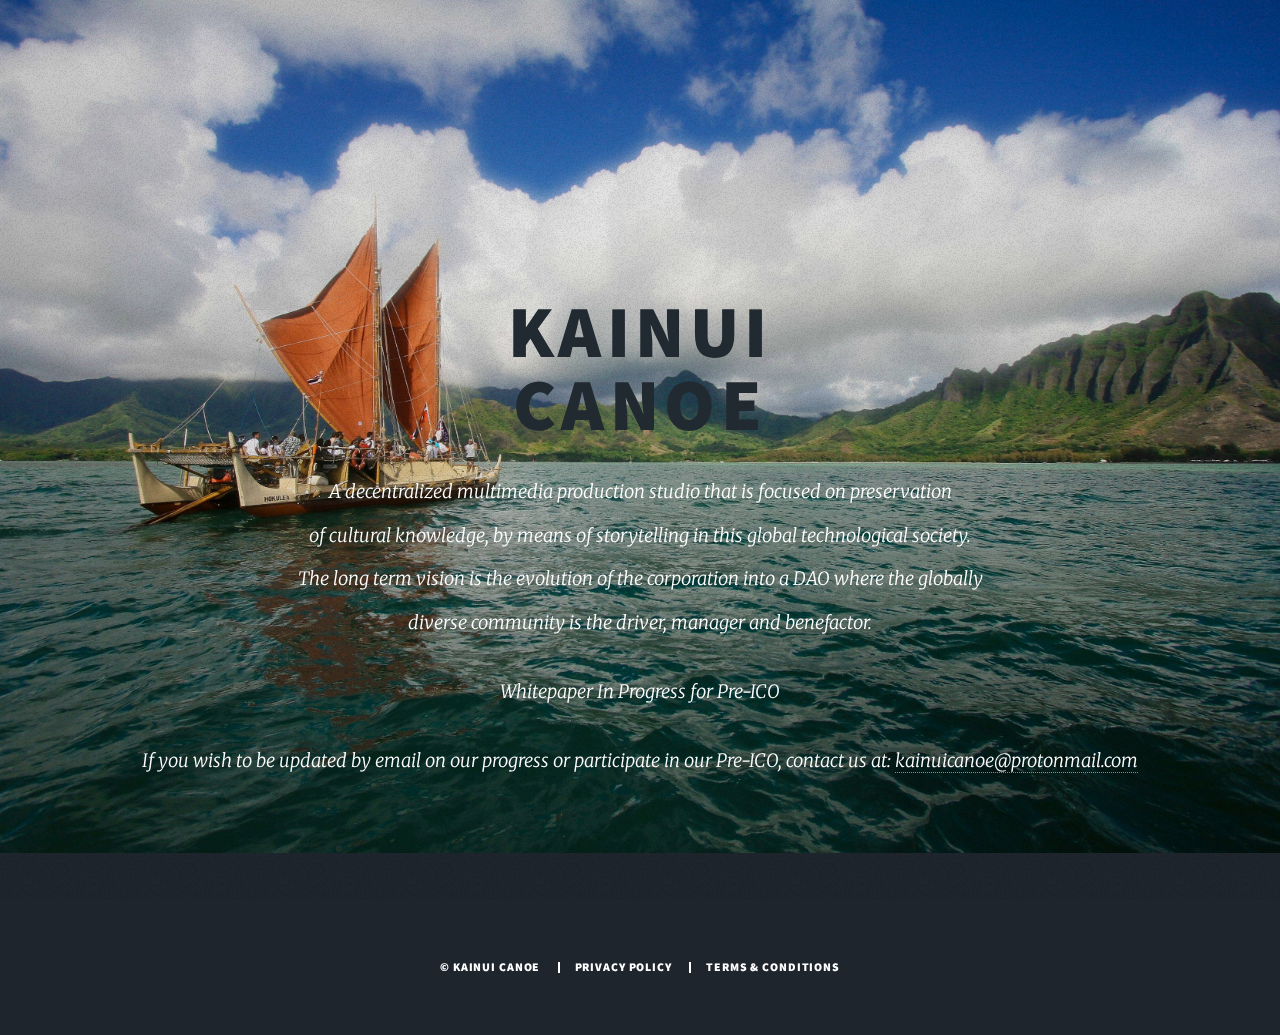
<file: index.html>
<!DOCTYPE HTML>
<html>
	<head>
		<title>Kainui Canoe</title>
		<meta charset="utf-8" />
		<meta name="viewport" content="width=device-width, initial-scale=1, user-scalable=no" />
		<link rel="stylesheet" href="assets/css/main.css" />
		<noscript><link rel="stylesheet" href="assets/css/noscript.css" /></noscript>
	</head>
	<body class="is-loading">

		<!-- Wrapper -->
			<div id="wrapper" class="fade-in">

				<!-- Intro -->
					<div id="intro">
						<h1>Kainui<br />
						Canoe</h1>
						<p>
							A decentralized multimedia production studio that is focused on preservation<br/>
							of cultural knowledge, by means of storytelling in this global technological society.<br/>
							The long term vision is the evolution of the corporation into a DAO where the globally<br/>
							diverse community is the driver, manager and benefactor.
						</p>
                        <p>Whitepaper In Progress for Pre-ICO</p>
                        <p>If you wish to be updated by email on our progress or participate in our Pre-ICO, contact us at: <a href="mailto:kainuicanoe@protonmail.com">kainuicanoe@protonmail.com</a></p>
						<!--<ul class="actions">-->
							<!--<li><a href="#main" class="button icon solo fa-arrow-down scrolly">Continue</a></li>-->
						<!--</ul>-->
					</div>

				<!-- Header -->
					<header id="header">
						<a href="index.html" class="logo">Kainui Canoe</a>
					</header>

				<!-- Nav -->
					<!--<nav id="nav">-->
						<!--<ul class="links">-->
							<!--<li class="active"><a href="index.html">About</a></li>-->
							<!--<li><a href="team.html">Team</a></li>-->
							<!--<li><a target="_blank" href="https://github.com/KainuiCanoe/wiki/blob/master/kainui-canoe-wp.md">White Paper</a></li>-->
                            <!--<li><a href="articles.html">Articles</a></li>-->
                            <!--&lt;!&ndash;<li><a href="generic.html">Blog</a></li>&ndash;&gt;-->
							<!--&lt;!&ndash;<li><a href="elements.html">Elements Reference</a></li>&ndash;&gt;-->
						<!--</ul>-->
						<!--<ul class="icons">-->
							<!--<li><a target="_blank" href="https://www.linkedin.com/company-beta/11196442/" class="icon fa-linkedin"><span class="label">LinkedIn</span></a></li>-->
							<!--<li><a target="_blank" href="#" class="icon fa-instagram"><span class="label">Instagram</span></a></li>-->
							<!--<li><a target="_blank" href="#" class="icon fa-facebook"><span class="label">Facebook</span></a></li>-->
							<!--<li><a target="_blank" href="https://kainuicanoe.slack.com" class="icon fa-slack"><span class="label">Slack</span></a></li>-->
							<!--<li><a target="_blank" href="https://github.com/KainuiCanoe" class="icon fa-github"><span class="label">GitHub</span></a></li>-->
							<!--<li><a target="_blank" href="#" class="icon fa-medium"><span class="label">Medium</span></a></li>-->
							<!--<li><a target="_blank" href="#" class="icon fa-amazon"><span class="label">Amazon</span></a></li>-->
							<!--<li><a target="_blank" href="#" class="icon fa-android"><span class="label">Android</span></a></li>-->
							<!--<li><a target="_blank" href="#" class="icon fa-soundcloud"><span class="label">SoundCloud</span></a></li>-->
							<!--<li><a target="_blank" href="#" class="icon fa-reddit"><span class="label">Reddit</span></a></li>-->
							<!--<li><a target="_blank" href="http://store.steampowered.com/" class="icon fa-steam"><span class="label">Steam</span></a></li>-->
							<!--<li><a target="_blank" href="#" class="icon fa-ticket"><span class="label">Tickets</span></a></li>-->
							<!--<li><a target="_blank" href="#" class="icon fa-twitter"><span class="label">Twitter</span></a></li>-->
							<!--<li><a target="_blank" href="#" class="icon fa-youtube"><span class="label">YouTube</span></a></li>-->
							<!--<li><a target="_blank" href="#" class="icon fa-sign-in"><span class="label">Sign In</span></a></li>-->
							<!--<li><a target="_blank" href="#" class="icon fa-sign-out"><span class="label">Sign Out</span></a></li>-->
						<!--</ul>-->
					<!--</nav>-->

				<!-- Main -->
					<!--<div id="main">-->

						<!--<p>-->
							<!--Many cultures on Earth are on the verge of collapse. Their rituals, art, habits, relationships,-->
							<!--stories, and languages are disappearing at a rapid rate. Cultural identity is being lost while-->
							<!--revisionist history is being applied to discredit it.<br/>-->
							<!--<br/>-->
							<!--Loss of any culture is a grave loss for humanity in general. Knowledge and wisdom are-->
							<!--weaved throughout the stories told by elders passed down from past generations. It would-->
							<!--be a great service to humanity to capture these stories before they are lost and share-->
							<!--them with the world to spread their wisdom.<br/>-->
							<!--<br/>-->
							<!--Many cultures throughout the world have been colonized and marginalized resulting in-->
							<!--little desire or trust in sharing knowledge of their cultures with their aggressors.-->
							<!--And many have been pushed into industries not in alignment with their values such as the-->
							<!--American Indians with gambling in the US using it as their primary means to make a living.<br/>-->
							<!--<br/>-->
							<!--In addition, today's multimedia production is concentrated in the hands of a few – a few-->
							<!--whose wish is to further their dominion. From Bertelsmann in Germany to News Corporation,-->
							<!--Time Warner, Comcast, and Disney in the US, the majority of media in the world is owned by-->
							<!--an elite special interest with desires for no less than further concentration of their power.<br/>-->
							<!--<br/>-->
							<!--Technology in the 21st century is progressing at an increasing speed. Decentralization is-->
							<!--pushing the boundaries on personal freedom to such an extent that multimedia is on the-->
							<!--verge of becoming democratized world-wide likely within a couple decades.<br/>-->
							<!--<br/>-->
							<!--Humanity would benefit incredibly if people were to learn the arts and storytelling of-->
							<!--these struggling cultures using this new decentralization technology and in turn provide a-->
							<!--better source of funds for these populations to make their living.<br/>-->
							<!--<br/>-->
							<!--Kainui Canoe intends to solve this by creating a decentralized autonomous organization (DAO)-->
							<!--and issuing its own token, the KAI token to directly and democratically operate a decentralized multimedia production studio-->
							<!--that is focused on preservation of cultural knowledge by means of storytelling in this-->
							<!--global emerging technological society.<br/>-->
							<!--<br/>-->
						<!--</p>-->

					<!--</div>-->

				<!-- Footer -->
					<!--<footer id="footer">-->
						<!--<section>-->
							<!--<form method="post" action="#">-->
								<!--<div class="field">-->
									<!--<label for="name">Name</label>-->
									<!--<input type="text" name="name" id="name" />-->
								<!--</div>-->
								<!--<div class="field">-->
									<!--<label for="email">Email</label>-->
									<!--<input type="text" name="email" id="email" />-->
								<!--</div>-->
								<!--<div class="field">-->
									<!--<label for="message">Message</label>-->
									<!--<textarea name="message" id="message" rows="3"></textarea>-->
								<!--</div>-->
								<!--<ul class="actions">-->
									<!--<li><input type="submit" value="Send Message" /></li>-->
								<!--</ul>-->
							<!--</form>-->
						<!--</section>-->
						<!--<section class="split contact">-->
							<!--<section class="alt">-->
								<!--<h3>Email</h3>-->
								<!--<p><a href="mailto:kainuicanoe@protonmail.com">kainuicanoe@protonmail.com</a></p>-->
							<!--</section>-->
							<!--<section>-->
								<!--<h3>Social</h3>-->
								<!--<ul class="icons alt">-->
									<!--<li><a target="_blank" href="https://www.linkedin.com/company-beta/11196442/" class="icon alt fa-linkedin"><span class="label">LinkedIn</span></a></li>-->
									<!--<li><a target="_blank" href="#" class="icon alt fa-instagram"><span class="label">Instagram</span></a></li>-->
									<!--<li><a target="_blank" href="#" class="icon alt fa-facebook"><span class="label">Facebook</span></a></li>-->
									<!--<li><a target="_blank" href="https://kainuicanoe.slack.com" class="icon alt fa-slack"><span class="label">Slack</span></a></li>-->
									<!--<li><a target="_blank" href="https://github.com/KainuiCanoe" class="icon alt fa-github"><span class="label">GitHub</span></a></li>-->
									<!--<li><a target="_blank" href="#" class="icon alt fa-medium"><span class="label">Medium</span></a></li>-->
									<!--<li><a target="_blank" href="#" class="icon alt fa-amazon"><span class="label">Amazon</span></a></li>-->
									<!--<li><a target="_blank" href="#" class="icon alt fa-android"><span class="label">Android</span></a></li>-->
									<!--<li><a target="_blank" href="#" class="icon alt fa-soundcloud"><span class="label">SoundCloud</span></a></li>-->
									<!--<li><a target="_blank" href="#" class="icon alt fa-reddit"><span class="label">Reddit</span></a></li>-->
									<!--<li><a target="_blank" href="http://store.steampowered.com/" class="icon alt fa-steam"><span class="label">Steam</span></a></li>-->
									<!--<li><a target="_blank" href="#" class="icon alt fa-ticket"><span class="label">Tickets</span></a></li>-->
									<!--<li><a target="_blank" href="#" class="icon alt fa-twitter"><span class="label">Twitter</span></a></li>-->
									<!--<li><a target="_blank" href="#" class="icon alt fa-youtube"><span class="label">YouTube</span></a></li>-->
								<!--</ul>-->
							<!--</section>-->
						<!--</section>-->
					<!--</footer>-->

				<!-- Copyright -->
					<div id="copyright">
						<ul>
							<li>&copy; Kainui Canoe</li>
							<li>Privacy Policy</li>
							<li>Terms & Conditions</li>
                        </ul>
					</div>

			</div>

		<!-- Scripts -->
			<script src="assets/js/jquery.min.js"></script>
			<script src="assets/js/jquery.scrollex.min.js"></script>
			<script src="assets/js/jquery.scrolly.min.js"></script>
			<script src="assets/js/skel.min.js"></script>
			<script src="assets/js/util.js"></script>
			<script src="assets/js/main.js"></script>

	</body>
</html>
</file>
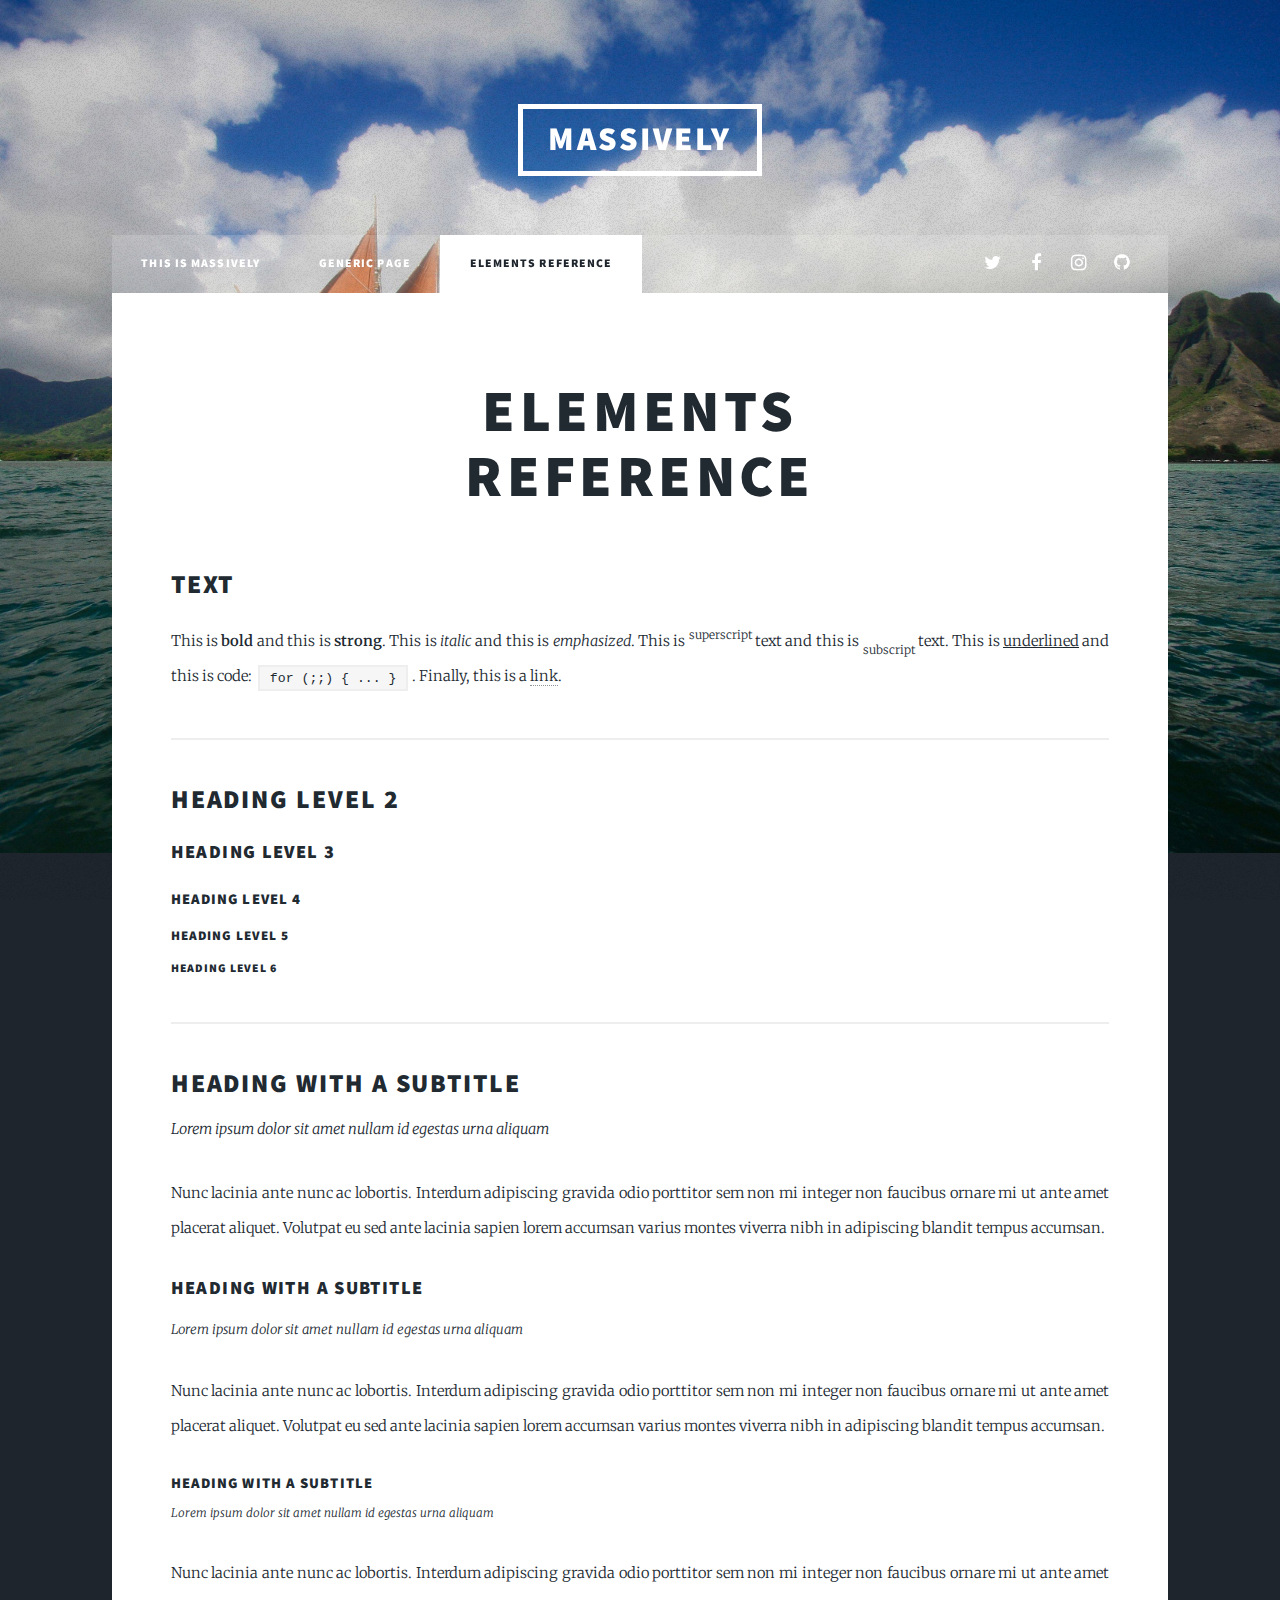
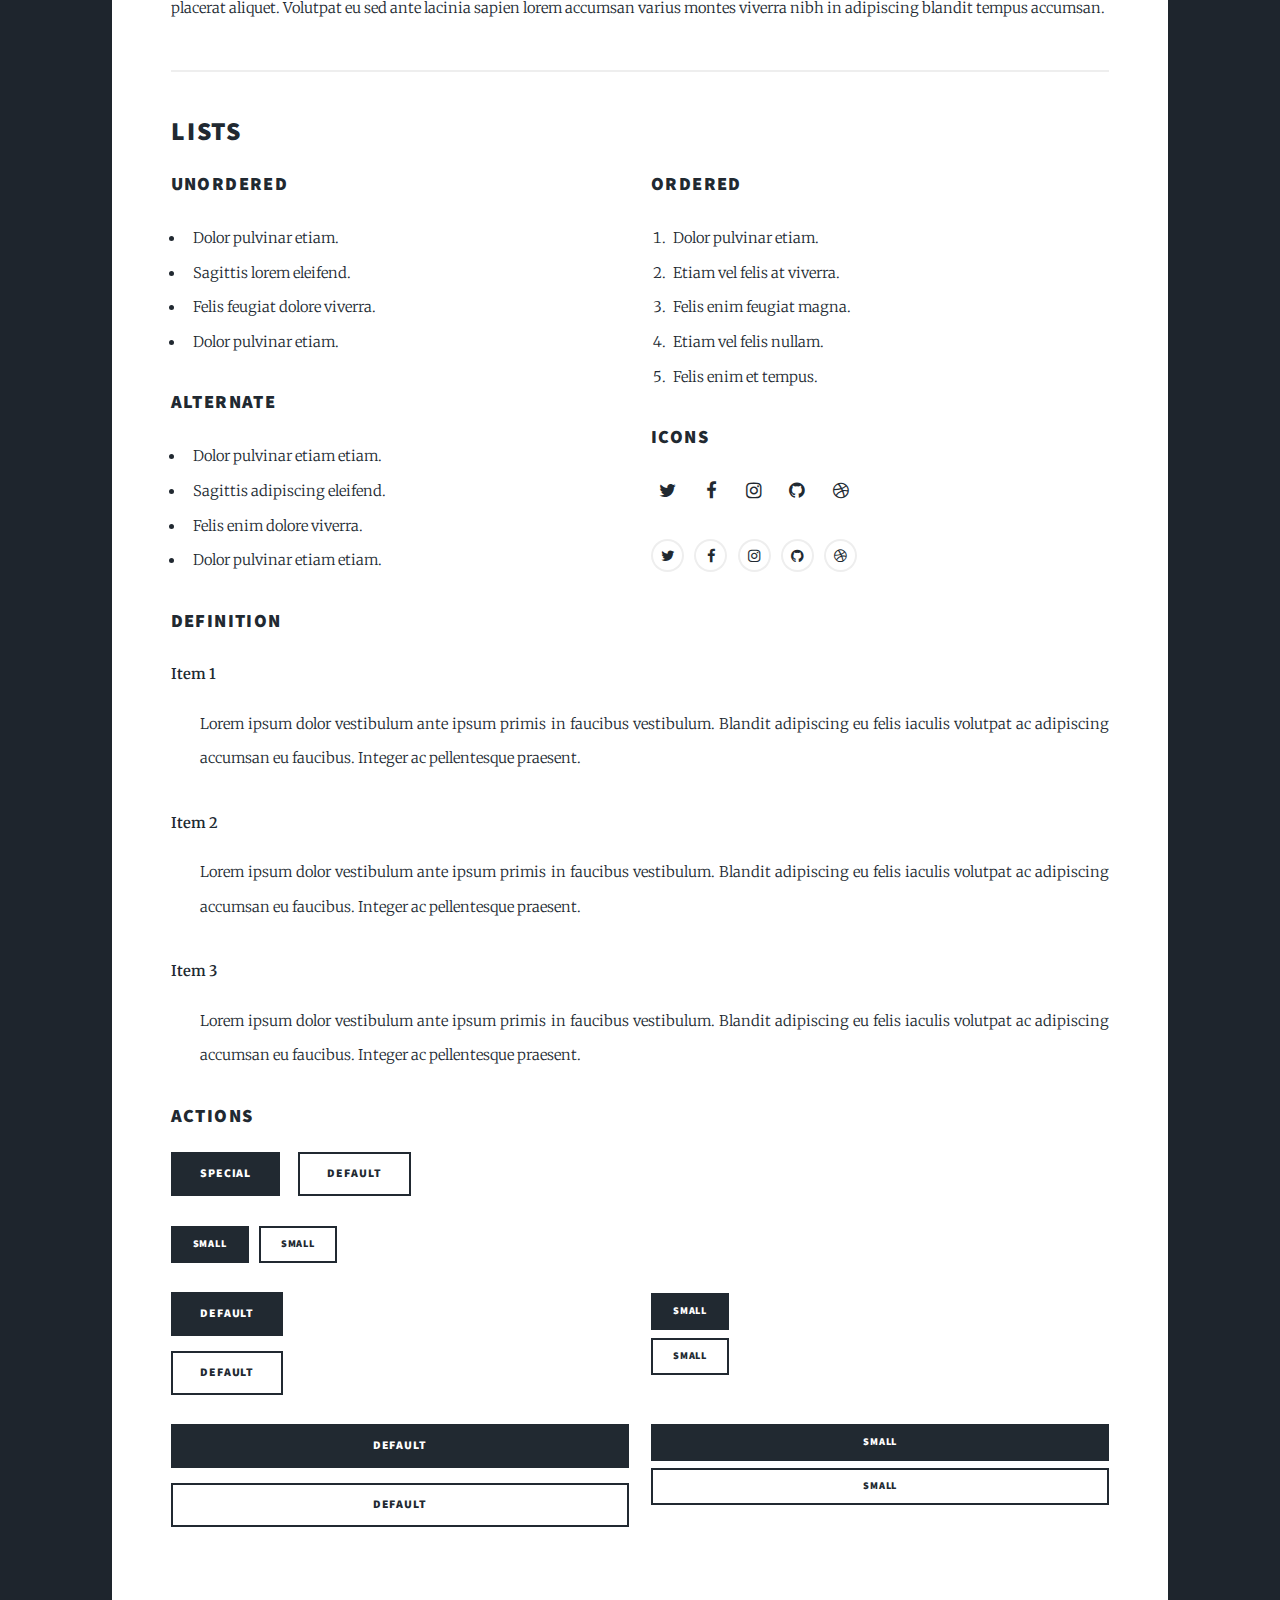
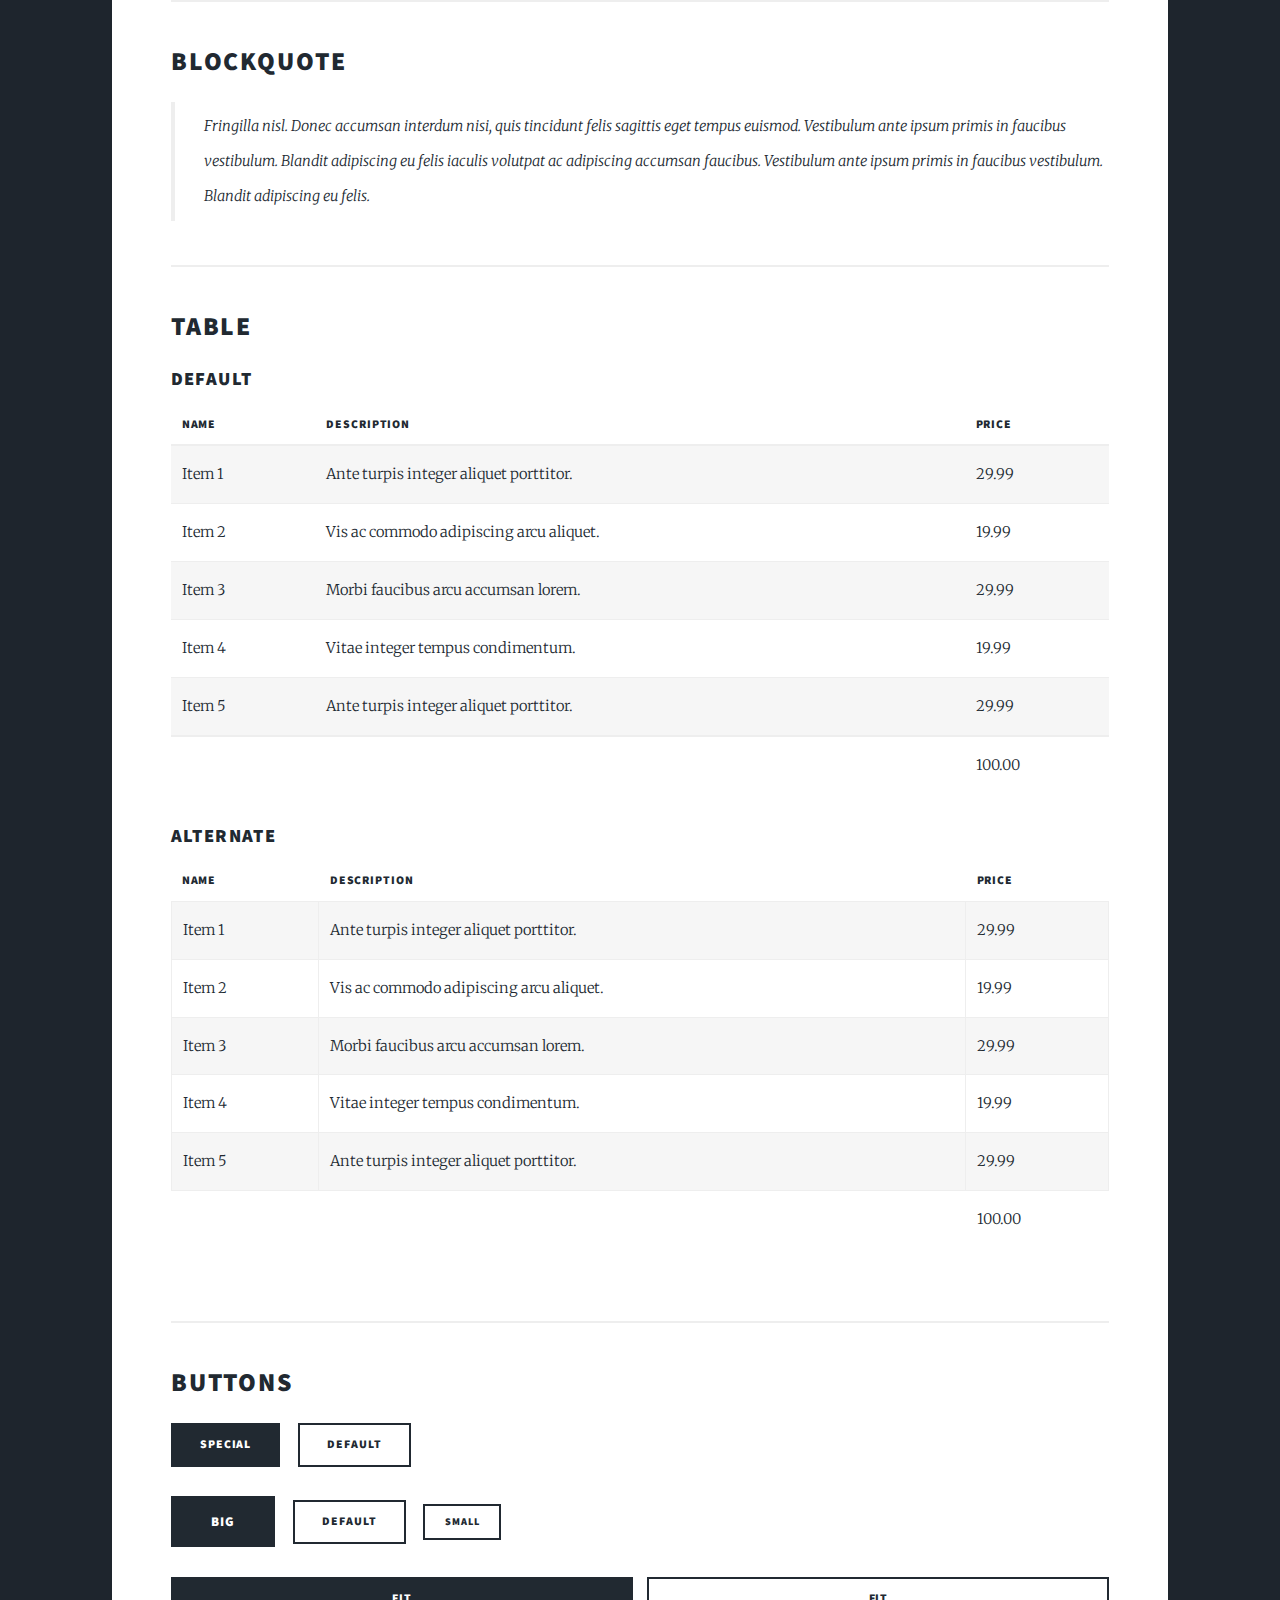
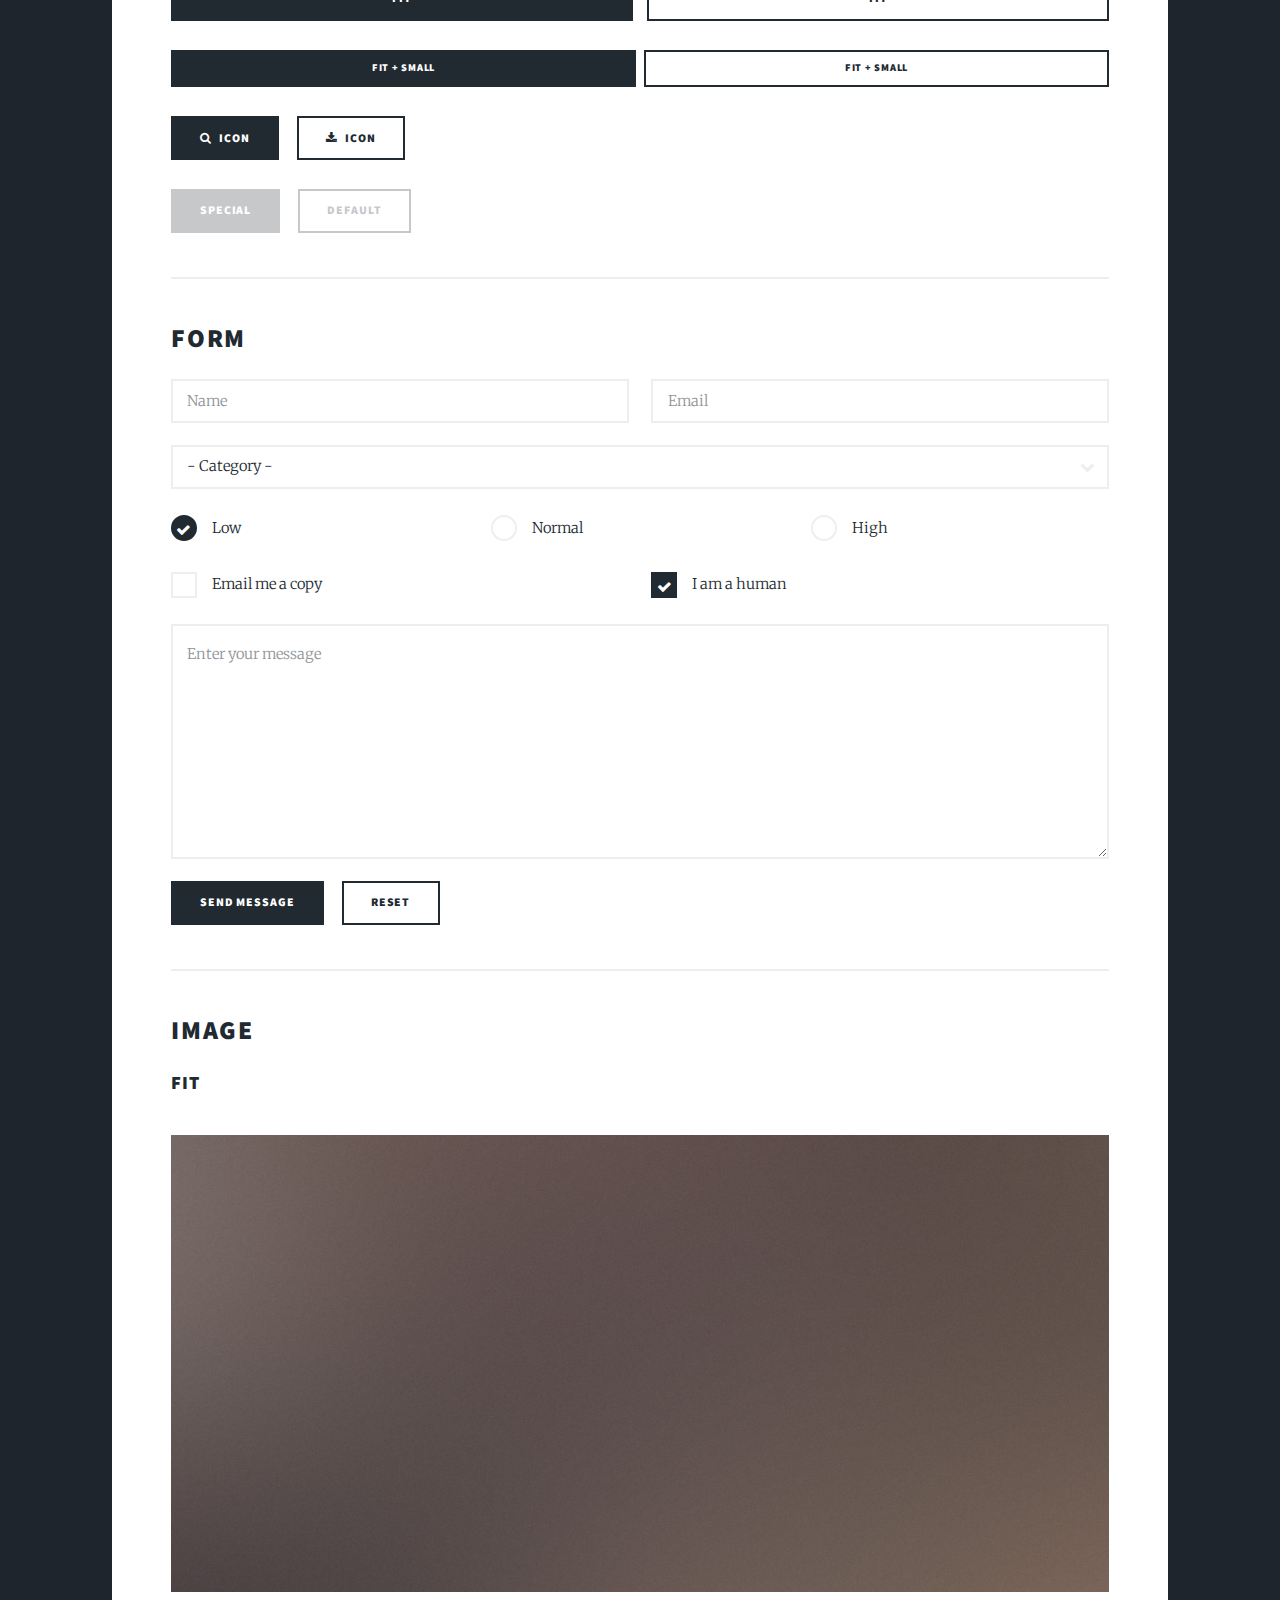
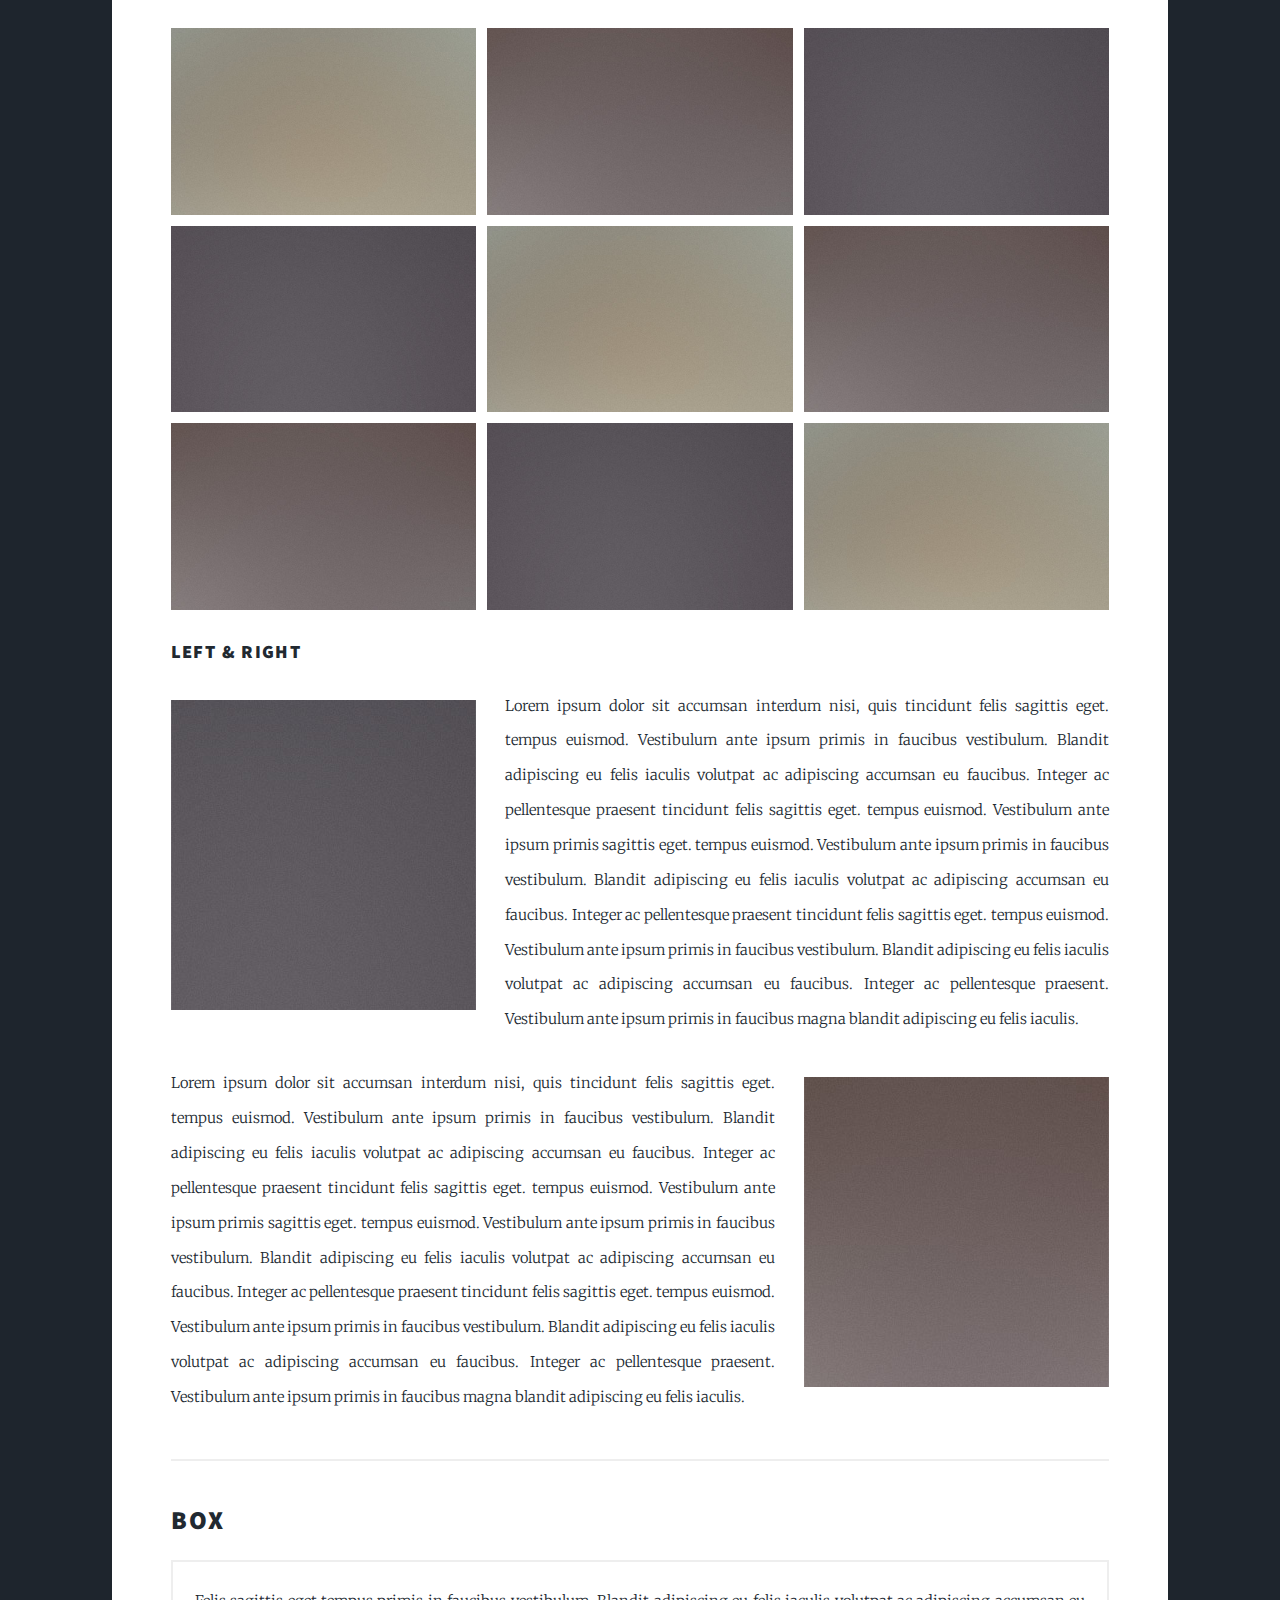
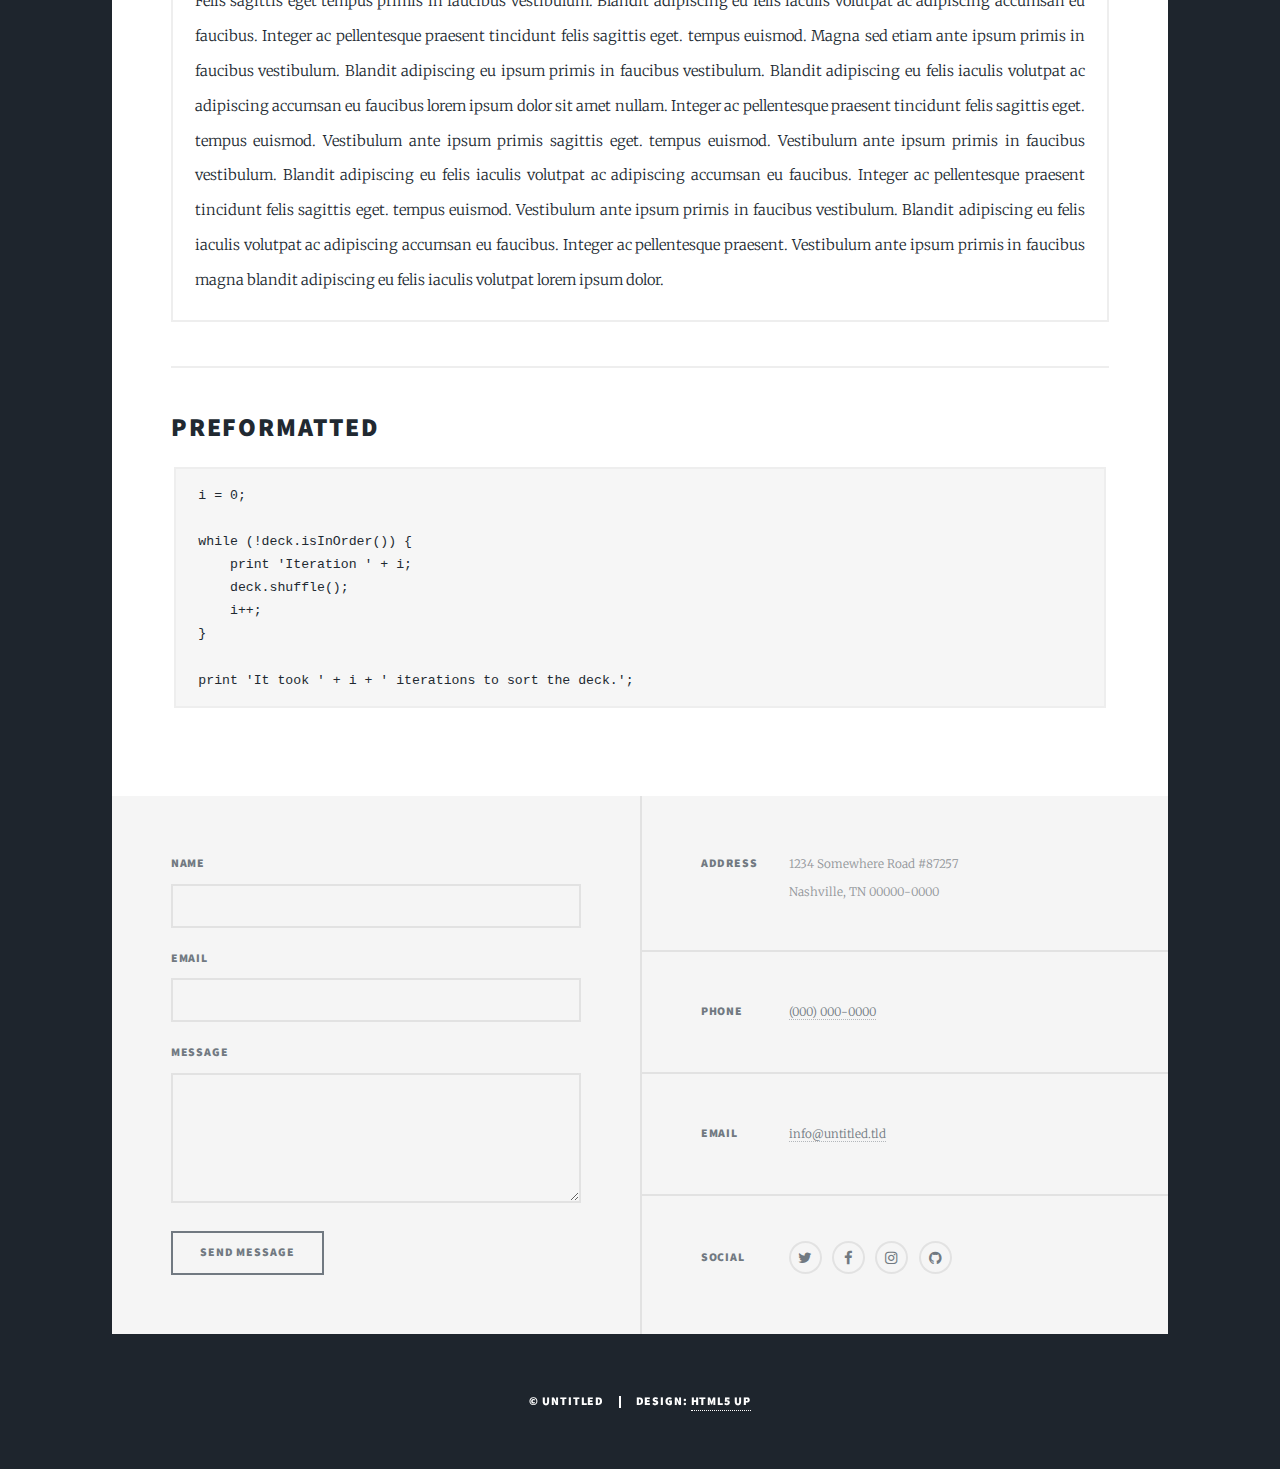
<file: _elements.html>
<!DOCTYPE HTML>
<!--
	Massively by HTML5 UP
	html5up.net | @ajlkn
	Free for personal and commercial use under the CCA 3.0 license (html5up.net/license)
-->
<html>
	<head>
		<title>Elements Reference - Massively by HTML5 UP</title>
		<meta charset="utf-8" />
		<meta name="viewport" content="width=device-width, initial-scale=1, user-scalable=no" />
		<link rel="stylesheet" href="assets/css/main.css" />
		<noscript><link rel="stylesheet" href="assets/css/noscript.css" /></noscript>
	</head>
	<body class="is-loading">

		<!-- Wrapper -->
			<div id="wrapper">

				<!-- Header -->
					<header id="header">
						<a href="index.html" class="logo">Massively</a>
					</header>

				<!-- Nav -->
					<nav id="nav">
						<ul class="links">
							<li><a href="index.html">This is Massively</a></li>
							<li><a href="generic.html">Generic Page</a></li>
							<li class="active"><a href="elements.html">Elements Reference</a></li>
						</ul>
						<ul class="icons">
							<li><a href="#" class="icon fa-twitter"><span class="label">Twitter</span></a></li>
							<li><a href="#" class="icon fa-facebook"><span class="label">Facebook</span></a></li>
							<li><a href="#" class="icon fa-instagram"><span class="label">Instagram</span></a></li>
							<li><a href="#" class="icon fa-github"><span class="label">GitHub</span></a></li>
						</ul>
					</nav>

				<!-- Main -->
					<div id="main">

						<!-- Post -->
							<section class="post">
								<header class="major">
									<h1>Elements<br />
									Reference</h1>
								</header>

								<!-- Text stuff -->
									<h2>Text</h2>
									<p>This is <b>bold</b> and this is <strong>strong</strong>. This is <i>italic</i> and this is <em>emphasized</em>.
									This is <sup>superscript</sup> text and this is <sub>subscript</sub> text.
									This is <u>underlined</u> and this is code: <code>for (;;) { ... }</code>.
									Finally, this is a <a href="#">link</a>.</p>
									<hr />
									<h2>Heading Level 2</h2>
									<h3>Heading Level 3</h3>
									<h4>Heading Level 4</h4>
									<h5>Heading Level 5</h5>
									<h6>Heading Level 6</h6>
									<hr />
									<header>
										<h2>Heading with a Subtitle</h2>
										<p>Lorem ipsum dolor sit amet nullam id egestas urna aliquam</p>
									</header>
									<p>Nunc lacinia ante nunc ac lobortis. Interdum adipiscing gravida odio porttitor sem non mi integer non faucibus ornare mi ut ante amet placerat aliquet. Volutpat eu sed ante lacinia sapien lorem accumsan varius montes viverra nibh in adipiscing blandit tempus accumsan.</p>
									<header>
										<h3>Heading with a Subtitle</h3>
										<p>Lorem ipsum dolor sit amet nullam id egestas urna aliquam</p>
									</header>
									<p>Nunc lacinia ante nunc ac lobortis. Interdum adipiscing gravida odio porttitor sem non mi integer non faucibus ornare mi ut ante amet placerat aliquet. Volutpat eu sed ante lacinia sapien lorem accumsan varius montes viverra nibh in adipiscing blandit tempus accumsan.</p>
									<header>
										<h4>Heading with a Subtitle</h4>
										<p>Lorem ipsum dolor sit amet nullam id egestas urna aliquam</p>
									</header>
									<p>Nunc lacinia ante nunc ac lobortis. Interdum adipiscing gravida odio porttitor sem non mi integer non faucibus ornare mi ut ante amet placerat aliquet. Volutpat eu sed ante lacinia sapien lorem accumsan varius montes viverra nibh in adipiscing blandit tempus accumsan.</p>

									<hr />

								<!-- Lists -->
									<h2>Lists</h2>
									<div class="row">
										<div class="6u 12u$(small)">

											<h3>Unordered</h3>
											<ul>
												<li>Dolor pulvinar etiam.</li>
												<li>Sagittis lorem eleifend.</li>
												<li>Felis feugiat dolore viverra.</li>
												<li>Dolor pulvinar etiam.</li>
											</ul>

											<h3>Alternate</h3>
											<ul class="alt">
												<li>Dolor pulvinar etiam etiam.</li>
												<li>Sagittis adipiscing eleifend.</li>
												<li>Felis enim dolore viverra.</li>
												<li>Dolor pulvinar etiam etiam.</li>
											</ul>

										</div>
										<div class="6u$ 12u$(small)">

											<h3>Ordered</h3>
											<ol>
												<li>Dolor pulvinar etiam.</li>
												<li>Etiam vel felis at viverra.</li>
												<li>Felis enim feugiat magna.</li>
												<li>Etiam vel felis nullam.</li>
												<li>Felis enim et tempus.</li>
											</ol>

											<h3>Icons</h3>
											<ul class="icons">
												<li><a href="#" class="icon fa-twitter"><span class="label">Twitter</span></a></li>
												<li><a href="#" class="icon fa-facebook"><span class="label">Facebook</span></a></li>
												<li><a href="#" class="icon fa-instagram"><span class="label">Instagram</span></a></li>
												<li><a href="#" class="icon fa-github"><span class="label">Github</span></a></li>
												<li><a href="#" class="icon fa-dribbble"><span class="label">Dribbble</span></a></li>
											</ul>
											<ul class="icons alt">
												<li><a href="#" class="icon alt fa-twitter"><span class="label">Twitter</span></a></li>
												<li><a href="#" class="icon alt fa-facebook"><span class="label">Facebook</span></a></li>
												<li><a href="#" class="icon alt fa-instagram"><span class="label">Instagram</span></a></li>
												<li><a href="#" class="icon alt fa-github"><span class="label">Github</span></a></li>
												<li><a href="#" class="icon alt fa-dribbble"><span class="label">Dribbble</span></a></li>
											</ul>

										</div>
									</div>
									<h3>Definition</h3>
									<dl>
										<dt>Item 1</dt>
										<dd>
											<p>Lorem ipsum dolor vestibulum ante ipsum primis in faucibus vestibulum. Blandit adipiscing eu felis iaculis volutpat ac adipiscing accumsan eu faucibus. Integer ac pellentesque praesent.</p>
										</dd>
										<dt>Item 2</dt>
										<dd>
											<p>Lorem ipsum dolor vestibulum ante ipsum primis in faucibus vestibulum. Blandit adipiscing eu felis iaculis volutpat ac adipiscing accumsan eu faucibus. Integer ac pellentesque praesent.</p>
										</dd>
										<dt>Item 3</dt>
										<dd>
											<p>Lorem ipsum dolor vestibulum ante ipsum primis in faucibus vestibulum. Blandit adipiscing eu felis iaculis volutpat ac adipiscing accumsan eu faucibus. Integer ac pellentesque praesent.</p>
										</dd>
									</dl>

									<h3>Actions</h3>
									<ul class="actions">
										<li><a href="#" class="button special">Special</a></li>
										<li><a href="#" class="button">Default</a></li>
									</ul>
									<ul class="actions small">
										<li><a href="#" class="button special small">Small</a></li>
										<li><a href="#" class="button small">Small</a></li>
									</ul>
									<div class="row">
										<div class="6u 12u$(small)">
											<ul class="actions vertical">
												<li><a href="#" class="button special">Default</a></li>
												<li><a href="#" class="button">Default</a></li>
											</ul>
										</div>
										<div class="6u 12u$(small)">
											<ul class="actions vertical small">
												<li><a href="#" class="button special small">Small</a></li>
												<li><a href="#" class="button small">Small</a></li>
											</ul>
										</div>
									</div>
									<div class="row">
										<div class="6u 12u$(small)">
											<ul class="actions vertical">
												<li><a href="#" class="button special fit">Default</a></li>
												<li><a href="#" class="button fit">Default</a></li>
											</ul>
										</div>
										<div class="6u$ 12u$(small)">
											<ul class="actions vertical small">
												<li><a href="#" class="button special small fit">Small</a></li>
												<li><a href="#" class="button small fit">Small</a></li>
											</ul>
										</div>
									</div>

									<hr />

								<!-- Blockquote -->
									<h2>Blockquote</h2>
									<blockquote>Fringilla nisl. Donec accumsan interdum nisi, quis tincidunt felis sagittis eget tempus euismod. Vestibulum ante ipsum primis in faucibus vestibulum. Blandit adipiscing eu felis iaculis volutpat ac adipiscing accumsan faucibus. Vestibulum ante ipsum primis in faucibus vestibulum. Blandit adipiscing eu felis.</blockquote>

									<hr />

								<!-- Table -->
									<h2>Table</h2>

									<h3>Default</h3>
									<div class="table-wrapper">
										<table>
											<thead>
												<tr>
													<th>Name</th>
													<th>Description</th>
													<th>Price</th>
												</tr>
											</thead>
											<tbody>
												<tr>
													<td>Item 1</td>
													<td>Ante turpis integer aliquet porttitor.</td>
													<td>29.99</td>
												</tr>
												<tr>
													<td>Item 2</td>
													<td>Vis ac commodo adipiscing arcu aliquet.</td>
													<td>19.99</td>
												</tr>
												<tr>
													<td>Item 3</td>
													<td> Morbi faucibus arcu accumsan lorem.</td>
													<td>29.99</td>
												</tr>
												<tr>
													<td>Item 4</td>
													<td>Vitae integer tempus condimentum.</td>
													<td>19.99</td>
												</tr>
												<tr>
													<td>Item 5</td>
													<td>Ante turpis integer aliquet porttitor.</td>
													<td>29.99</td>
												</tr>
											</tbody>
											<tfoot>
												<tr>
													<td colspan="2"></td>
													<td>100.00</td>
												</tr>
											</tfoot>
										</table>
									</div>

									<h3>Alternate</h3>
									<div class="table-wrapper">
										<table class="alt">
											<thead>
												<tr>
													<th>Name</th>
													<th>Description</th>
													<th>Price</th>
												</tr>
											</thead>
											<tbody>
												<tr>
													<td>Item 1</td>
													<td>Ante turpis integer aliquet porttitor.</td>
													<td>29.99</td>
												</tr>
												<tr>
													<td>Item 2</td>
													<td>Vis ac commodo adipiscing arcu aliquet.</td>
													<td>19.99</td>
												</tr>
												<tr>
													<td>Item 3</td>
													<td> Morbi faucibus arcu accumsan lorem.</td>
													<td>29.99</td>
												</tr>
												<tr>
													<td>Item 4</td>
													<td>Vitae integer tempus condimentum.</td>
													<td>19.99</td>
												</tr>
												<tr>
													<td>Item 5</td>
													<td>Ante turpis integer aliquet porttitor.</td>
													<td>29.99</td>
												</tr>
											</tbody>
											<tfoot>
												<tr>
													<td colspan="2"></td>
													<td>100.00</td>
												</tr>
											</tfoot>
										</table>
									</div>

									<hr />

								<!-- Buttons -->
									<h2>Buttons</h2>
									<ul class="actions">
										<li><a href="#" class="button special">Special</a></li>
										<li><a href="#" class="button">Default</a></li>
									</ul>
									<ul class="actions">
										<li><a href="#" class="button special big">Big</a></li>
										<li><a href="#" class="button">Default</a></li>
										<li><a href="#" class="button small">Small</a></li>
									</ul>
									<ul class="actions fit">
										<li><a href="#" class="button special fit">Fit</a></li>
										<li><a href="#" class="button fit">Fit</a></li>
									</ul>
									<ul class="actions fit small">
										<li><a href="#" class="button special fit small">Fit + Small</a></li>
										<li><a href="#" class="button fit small">Fit + Small</a></li>
									</ul>
									<ul class="actions">
										<li><a href="#" class="button special icon fa-search">Icon</a></li>
										<li><a href="#" class="button icon fa-download">Icon</a></li>
									</ul>
									<ul class="actions">
										<li><span class="button special disabled">Special</span></li>
										<li><span class="button disabled">Default</span></li>
									</ul>

									<hr />

								<!-- Form -->
									<h2>Form</h2>

									<form method="post" action="#" class="alt">
										<div class="row uniform">
											<div class="6u 12u$(xsmall)">
												<input type="text" name="demo-name" id="demo-name" value="" placeholder="Name" />
											</div>
											<div class="6u$ 12u$(xsmall)">
												<input type="email" name="demo-email" id="demo-email" value="" placeholder="Email" />
											</div>
											<!-- Break -->
											<div class="12u$">
												<div class="select-wrapper">
													<select name="demo-category" id="demo-category">
														<option value="">- Category -</option>
														<option value="1">Manufacturing</option>
														<option value="1">Shipping</option>
														<option value="1">Administration</option>
														<option value="1">Human Resources</option>
													</select>
												</div>
											</div>
											<!-- Break -->
											<div class="4u 12u$(small)">
												<input type="radio" id="demo-priority-low" name="demo-priority" checked>
												<label for="demo-priority-low">Low</label>
											</div>
											<div class="4u 12u$(small)">
												<input type="radio" id="demo-priority-normal" name="demo-priority">
												<label for="demo-priority-normal">Normal</label>
											</div>
											<div class="4u$ 12u$(small)">
												<input type="radio" id="demo-priority-high" name="demo-priority">
												<label for="demo-priority-high">High</label>
											</div>
											<!-- Break -->
											<div class="6u 12u$(small)">
												<input type="checkbox" id="demo-copy" name="demo-copy">
												<label for="demo-copy">Email me a copy</label>
											</div>
											<div class="6u$ 12u$(small)">
												<input type="checkbox" id="demo-human" name="demo-human" checked>
												<label for="demo-human">I am a human</label>
											</div>
											<!-- Break -->
											<div class="12u$">
												<textarea name="demo-message" id="demo-message" placeholder="Enter your message" rows="6"></textarea>
											</div>
											<!-- Break -->
											<div class="12u$">
												<ul class="actions">
													<li><input type="submit" value="Send Message" class="special" /></li>
													<li><input type="reset" value="Reset" /></li>
												</ul>
											</div>
										</div>
									</form>

									<hr />

								<!-- Image -->
									<h2>Image</h2>

									<h3>Fit</h3>
									<span class="image fit"><img src="images/pic01.jpg" alt="" /></span>
									<div class="box alt">
										<div class="row 50% uniform">
											<div class="4u"><span class="image fit"><img src="images/pic02.jpg" alt="" /></span></div>
											<div class="4u"><span class="image fit"><img src="images/pic03.jpg" alt="" /></span></div>
											<div class="4u$"><span class="image fit"><img src="images/pic04.jpg" alt="" /></span></div>
											<!-- Break -->
											<div class="4u"><span class="image fit"><img src="images/pic04.jpg" alt="" /></span></div>
											<div class="4u"><span class="image fit"><img src="images/pic02.jpg" alt="" /></span></div>
											<div class="4u$"><span class="image fit"><img src="images/pic03.jpg" alt="" /></span></div>
											<!-- Break -->
											<div class="4u"><span class="image fit"><img src="images/pic03.jpg" alt="" /></span></div>
											<div class="4u"><span class="image fit"><img src="images/pic04.jpg" alt="" /></span></div>
											<div class="4u$"><span class="image fit"><img src="images/pic02.jpg" alt="" /></span></div>
										</div>
									</div>

									<h3>Left &amp; Right</h3>
									<p><span class="image left"><img src="images/pic08.jpg" alt="" /></span>Lorem ipsum dolor sit accumsan interdum nisi, quis tincidunt felis sagittis eget. tempus euismod. Vestibulum ante ipsum primis in faucibus vestibulum. Blandit adipiscing eu felis iaculis volutpat ac adipiscing accumsan eu faucibus. Integer ac pellentesque praesent tincidunt felis sagittis eget. tempus euismod. Vestibulum ante ipsum primis sagittis eget. tempus euismod. Vestibulum ante ipsum primis in faucibus vestibulum. Blandit adipiscing eu felis iaculis volutpat ac adipiscing accumsan eu faucibus. Integer ac pellentesque praesent tincidunt felis sagittis eget. tempus euismod. Vestibulum ante ipsum primis in faucibus vestibulum. Blandit adipiscing eu felis iaculis volutpat ac adipiscing accumsan eu faucibus. Integer ac pellentesque praesent. Vestibulum ante ipsum primis in faucibus magna blandit adipiscing eu felis iaculis.</p>
									<p><span class="image right"><img src="images/pic09.jpg" alt="" /></span>Lorem ipsum dolor sit accumsan interdum nisi, quis tincidunt felis sagittis eget. tempus euismod. Vestibulum ante ipsum primis in faucibus vestibulum. Blandit adipiscing eu felis iaculis volutpat ac adipiscing accumsan eu faucibus. Integer ac pellentesque praesent tincidunt felis sagittis eget. tempus euismod. Vestibulum ante ipsum primis sagittis eget. tempus euismod. Vestibulum ante ipsum primis in faucibus vestibulum. Blandit adipiscing eu felis iaculis volutpat ac adipiscing accumsan eu faucibus. Integer ac pellentesque praesent tincidunt felis sagittis eget. tempus euismod. Vestibulum ante ipsum primis in faucibus vestibulum. Blandit adipiscing eu felis iaculis volutpat ac adipiscing accumsan eu faucibus. Integer ac pellentesque praesent. Vestibulum ante ipsum primis in faucibus magna blandit adipiscing eu felis iaculis.</p>

									<hr />

								<!-- Box -->
									<h2>Box</h2>
									<div class="box">
										<p>Felis sagittis eget tempus primis in faucibus vestibulum. Blandit adipiscing eu felis iaculis volutpat ac adipiscing accumsan eu faucibus. Integer ac pellentesque praesent tincidunt felis sagittis eget. tempus euismod. Magna sed etiam ante ipsum primis in faucibus vestibulum. Blandit adipiscing eu ipsum primis in faucibus vestibulum. Blandit adipiscing eu felis iaculis volutpat ac adipiscing accumsan eu faucibus lorem ipsum dolor sit amet nullam. Integer ac pellentesque praesent tincidunt felis sagittis eget. tempus euismod. Vestibulum ante ipsum primis sagittis eget. tempus euismod. Vestibulum ante ipsum primis in faucibus vestibulum. Blandit adipiscing eu felis iaculis volutpat ac adipiscing accumsan eu faucibus. Integer ac pellentesque praesent tincidunt felis sagittis eget. tempus euismod. Vestibulum ante ipsum primis in faucibus vestibulum. Blandit adipiscing eu felis iaculis volutpat ac adipiscing accumsan eu faucibus. Integer ac pellentesque praesent. Vestibulum ante ipsum primis in faucibus magna blandit adipiscing eu felis iaculis volutpat lorem ipsum dolor.</p>
									</div>

									<hr />

								<!-- Preformatted Code -->
									<h2>Preformatted</h2>
									<pre><code>i = 0;

while (!deck.isInOrder()) {
    print 'Iteration ' + i;
    deck.shuffle();
    i++;
}

print 'It took ' + i + ' iterations to sort the deck.';
</code></pre>

							</section>

					</div>

				<!-- Footer -->
					<footer id="footer">
						<section>
							<form method="post" action="#">
								<div class="field">
									<label for="name">Name</label>
									<input type="text" name="name" id="name" />
								</div>
								<div class="field">
									<label for="email">Email</label>
									<input type="text" name="email" id="email" />
								</div>
								<div class="field">
									<label for="message">Message</label>
									<textarea name="message" id="message" rows="3"></textarea>
								</div>
								<ul class="actions">
									<li><input type="submit" value="Send Message" /></li>
								</ul>
							</form>
						</section>
						<section class="split contact">
							<section class="alt">
								<h3>Address</h3>
								<p>1234 Somewhere Road #87257<br />
								Nashville, TN 00000-0000</p>
							</section>
							<section>
								<h3>Phone</h3>
								<p><a href="#">(000) 000-0000</a></p>
							</section>
							<section>
								<h3>Email</h3>
								<p><a href="#">info@untitled.tld</a></p>
							</section>
							<section>
								<h3>Social</h3>
								<ul class="icons alt">
									<li><a href="#" class="icon alt fa-twitter"><span class="label">Twitter</span></a></li>
									<li><a href="#" class="icon alt fa-facebook"><span class="label">Facebook</span></a></li>
									<li><a href="#" class="icon alt fa-instagram"><span class="label">Instagram</span></a></li>
									<li><a href="#" class="icon alt fa-github"><span class="label">GitHub</span></a></li>
								</ul>
							</section>
						</section>
					</footer>

				<!-- Copyright -->
					<div id="copyright">
						<ul><li>&copy; Untitled</li><li>Design: <a href="https://html5up.net">HTML5 UP</a></li></ul>
					</div>

			</div>

		<!-- Scripts -->
			<script src="assets/js/jquery.min.js"></script>
			<script src="assets/js/jquery.scrollex.min.js"></script>
			<script src="assets/js/jquery.scrolly.min.js"></script>
			<script src="assets/js/skel.min.js"></script>
			<script src="assets/js/util.js"></script>
			<script src="assets/js/main.js"></script>

	</body>
</html>
</file>
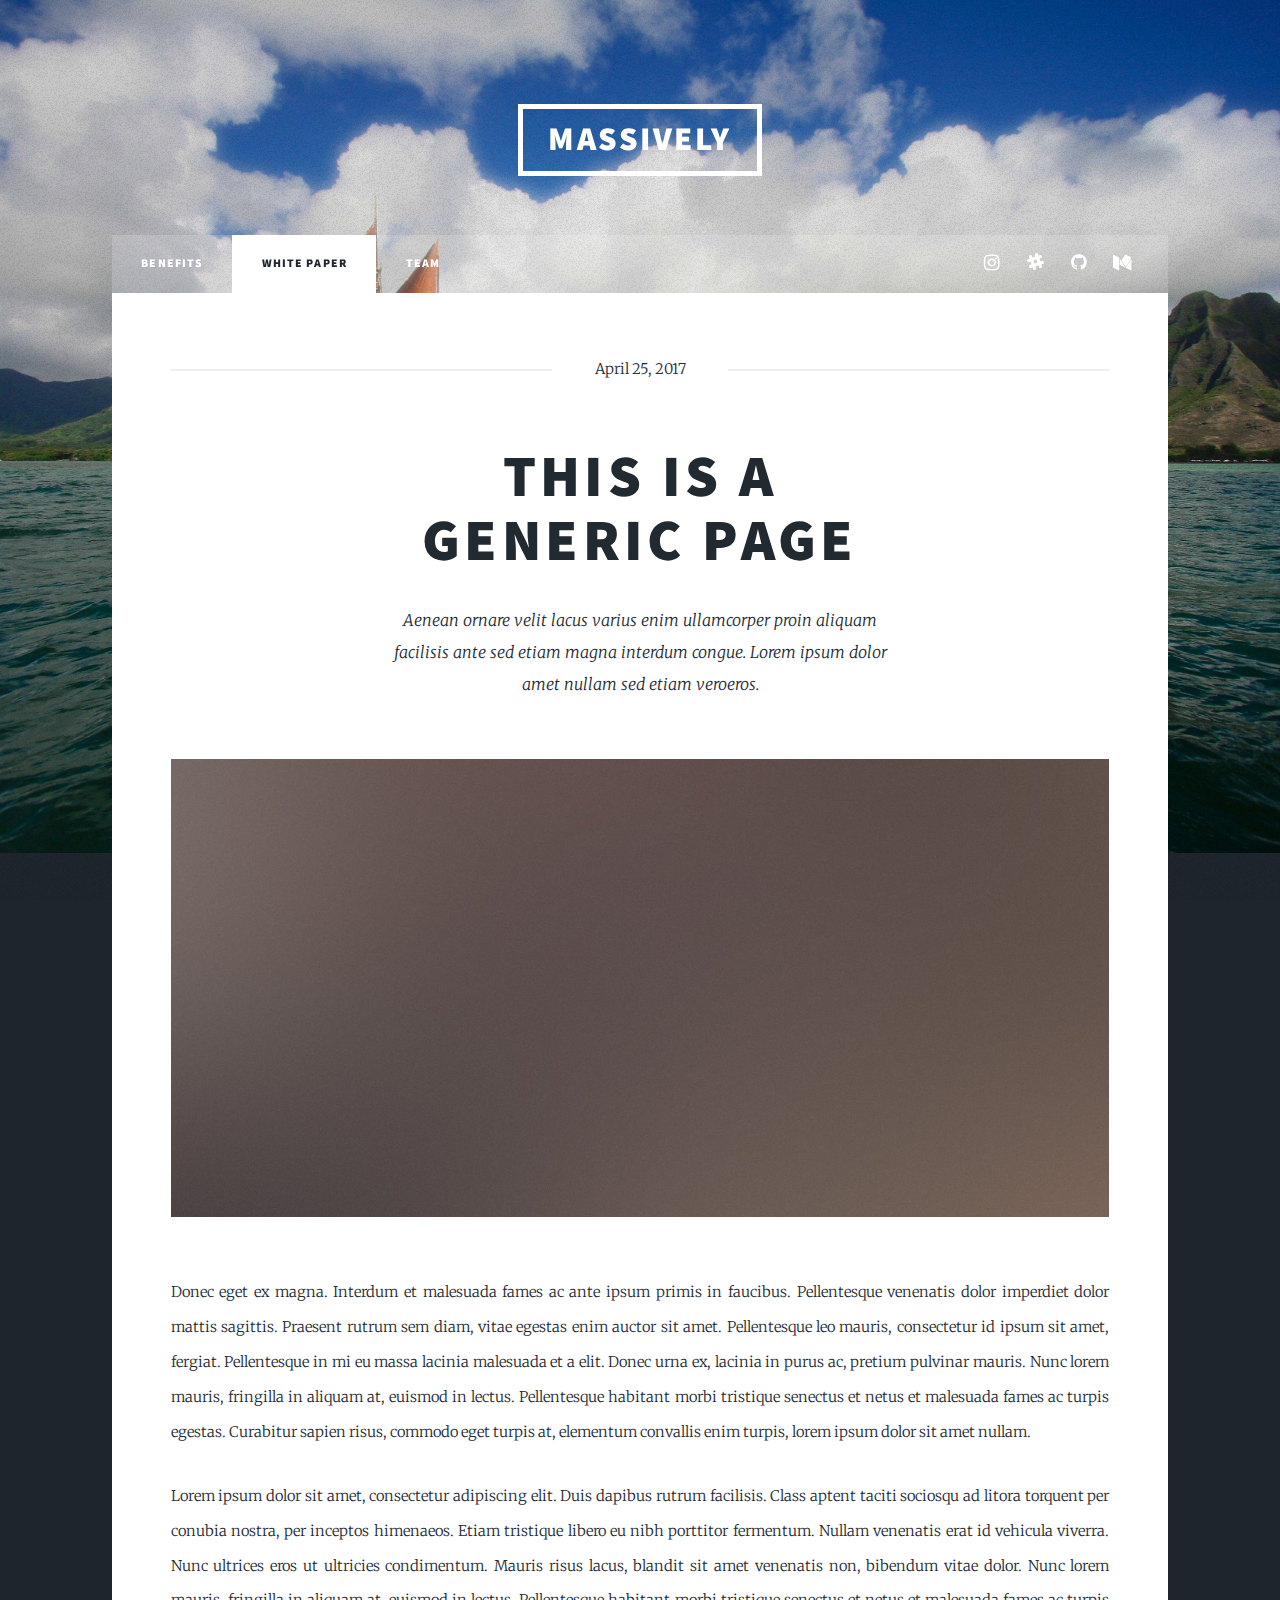
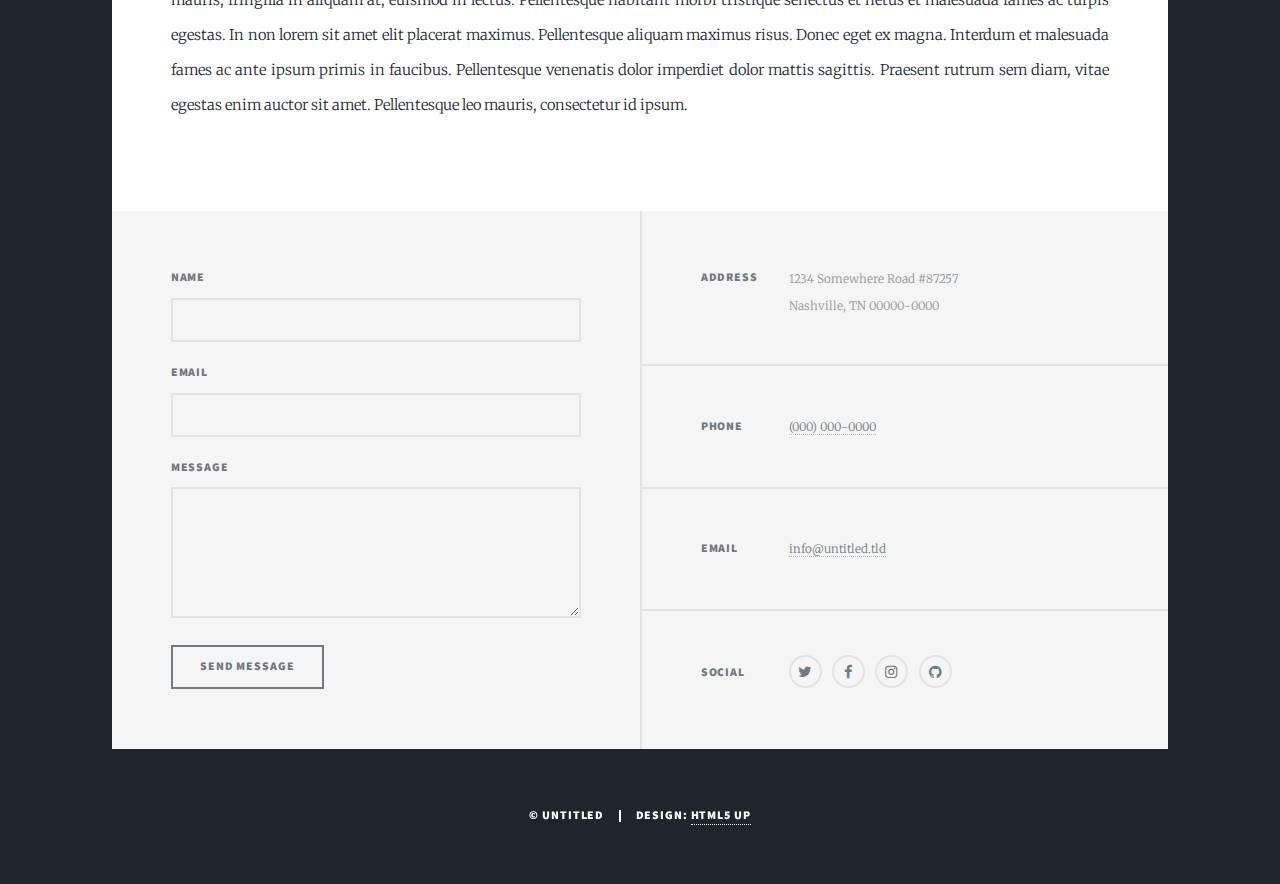
<file: _generic.html>
<!DOCTYPE HTML>
<!--
	Massively by HTML5 UP
	html5up.net | @ajlkn
	Free for personal and commercial use under the CCA 3.0 license (html5up.net/license)
-->
<html>
	<head>
		<title>Generic Page - Massively by HTML5 UP</title>
		<meta charset="utf-8" />
		<meta name="viewport" content="width=device-width, initial-scale=1, user-scalable=no" />
		<link rel="stylesheet" href="assets/css/main.css" />
		<noscript><link rel="stylesheet" href="assets/css/noscript.css" /></noscript>
	</head>
	<body class="is-loading">

		<!-- Wrapper -->
			<div id="wrapper">

				<!-- Header -->
					<header id="header">
						<a href="index.html" class="logo">Massively</a>
					</header>

				<!-- Nav -->
					<nav id="nav">
						<ul class="links">
							<li><a href="index.html">Benefits</a></li>
							<li class="active"><a href="generic.html">White Paper</a></li>
							<li><a href="generic.html">Team</a></li>
							<!--<li><a href="generic.html">Blog</a></li>-->
							<!--<li><a href="elements.html">Elements Reference</a></li>-->
						</ul>
						<ul class="icons">
							<li><a target="_blank" href="#" class="icon fa-instagram"><span class="label">Instagram</span></a></li>
							<li><a target="_blank" href="#" class="icon fa-slack"><span class="label">Slack</span></a></li>
							<li><a target="_blank" href="#" class="icon fa-github"><span class="label">GitHub</span></a></li>
							<li><a target="_blank" href="#" class="icon fa-medium"><span class="label">Medium</span></a></li>
						</ul>
					</nav>

				<!-- Main -->
					<div id="main">

						<!-- Post -->
							<section class="post">
								<header class="major">
									<span class="date">April 25, 2017</span>
									<h1>This is a<br />
									Generic Page</h1>
									<p>Aenean ornare velit lacus varius enim ullamcorper proin aliquam<br />
									facilisis ante sed etiam magna interdum congue. Lorem ipsum dolor<br />
									amet nullam sed etiam veroeros.</p>
								</header>
								<div class="image main"><img src="images/pic01.jpg" alt="" /></div>
								<p>Donec eget ex magna. Interdum et malesuada fames ac ante ipsum primis in faucibus. Pellentesque venenatis dolor imperdiet dolor mattis sagittis. Praesent rutrum sem diam, vitae egestas enim auctor sit amet. Pellentesque leo mauris, consectetur id ipsum sit amet, fergiat. Pellentesque in mi eu massa lacinia malesuada et a elit. Donec urna ex, lacinia in purus ac, pretium pulvinar mauris. Nunc lorem mauris, fringilla in aliquam at, euismod in lectus. Pellentesque habitant morbi tristique senectus et netus et malesuada fames ac turpis egestas. Curabitur sapien risus, commodo eget turpis at, elementum convallis enim turpis, lorem ipsum dolor sit amet nullam.</p>
								<p>Lorem ipsum dolor sit amet, consectetur adipiscing elit. Duis dapibus rutrum facilisis. Class aptent taciti sociosqu ad litora torquent per conubia nostra, per inceptos himenaeos. Etiam tristique libero eu nibh porttitor fermentum. Nullam venenatis erat id vehicula viverra. Nunc ultrices eros ut ultricies condimentum. Mauris risus lacus, blandit sit amet venenatis non, bibendum vitae dolor. Nunc lorem mauris, fringilla in aliquam at, euismod in lectus. Pellentesque habitant morbi tristique senectus et netus et malesuada fames ac turpis egestas. In non lorem sit amet elit placerat maximus. Pellentesque aliquam maximus risus. Donec eget ex magna. Interdum et malesuada fames ac ante ipsum primis in faucibus. Pellentesque venenatis dolor imperdiet dolor mattis sagittis. Praesent rutrum sem diam, vitae egestas enim auctor sit amet. Pellentesque leo mauris, consectetur id ipsum.</p>
							</section>

					</div>

				<!-- Footer -->
					<footer id="footer">
						<section>
							<form method="post" action="#">
								<div class="field">
									<label for="name">Name</label>
									<input type="text" name="name" id="name" />
								</div>
								<div class="field">
									<label for="email">Email</label>
									<input type="text" name="email" id="email" />
								</div>
								<div class="field">
									<label for="message">Message</label>
									<textarea name="message" id="message" rows="3"></textarea>
								</div>
								<ul class="actions">
									<li><input type="submit" value="Send Message" /></li>
								</ul>
							</form>
						</section>
						<section class="split contact">
							<section class="alt">
								<h3>Address</h3>
								<p>1234 Somewhere Road #87257<br />
								Nashville, TN 00000-0000</p>
							</section>
							<section>
								<h3>Phone</h3>
								<p><a href="#">(000) 000-0000</a></p>
							</section>
							<section>
								<h3>Email</h3>
								<p><a href="#">info@untitled.tld</a></p>
							</section>
							<section>
								<h3>Social</h3>
								<ul class="icons alt">
									<li><a href="#" class="icon alt fa-twitter"><span class="label">Twitter</span></a></li>
									<li><a href="#" class="icon alt fa-facebook"><span class="label">Facebook</span></a></li>
									<li><a href="#" class="icon alt fa-instagram"><span class="label">Instagram</span></a></li>
									<li><a href="#" class="icon alt fa-github"><span class="label">GitHub</span></a></li>
								</ul>
							</section>
						</section>
					</footer>

				<!-- Copyright -->
					<div id="copyright">
						<ul><li>&copy; Untitled</li><li>Design: <a href="https://html5up.net">HTML5 UP</a></li></ul>
					</div>

			</div>

		<!-- Scripts -->
			<script src="assets/js/jquery.min.js"></script>
			<script src="assets/js/jquery.scrollex.min.js"></script>
			<script src="assets/js/jquery.scrolly.min.js"></script>
			<script src="assets/js/skel.min.js"></script>
			<script src="assets/js/util.js"></script>
			<script src="assets/js/main.js"></script>

	</body>
</html>
</file>
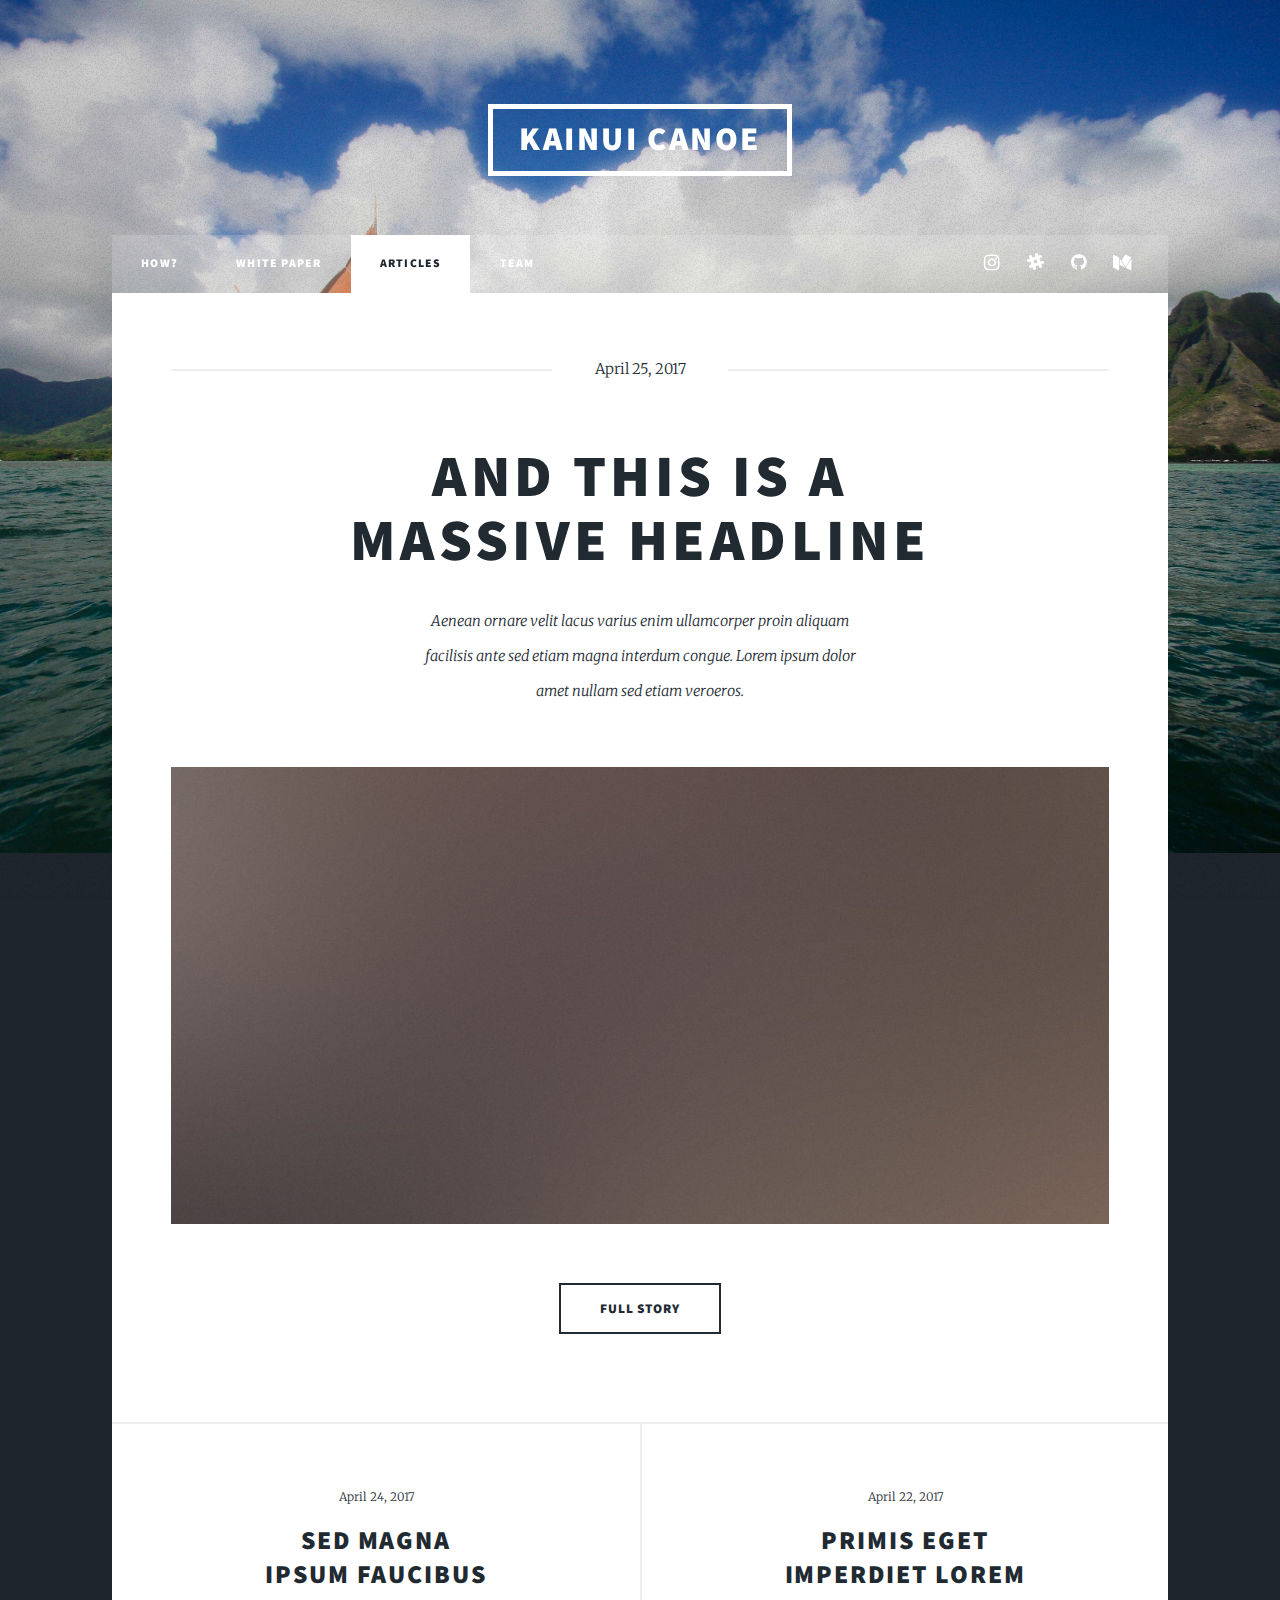
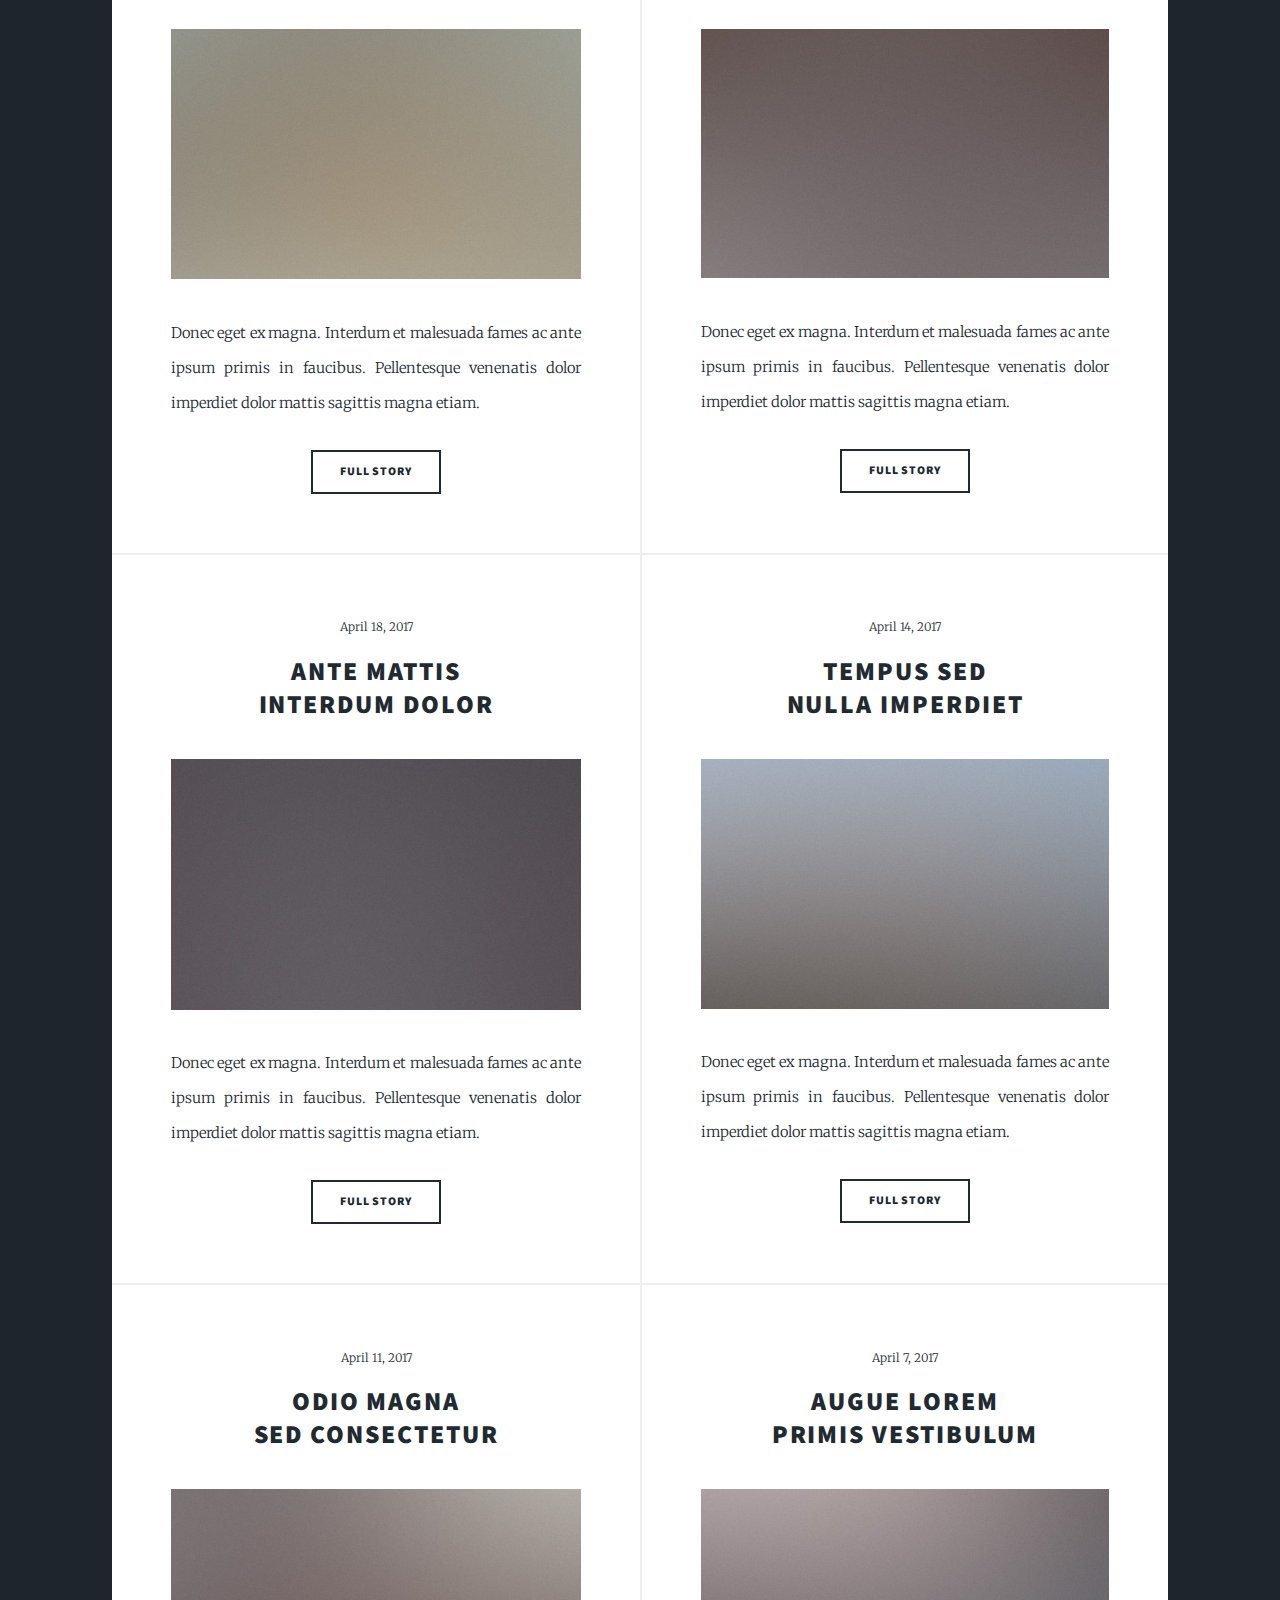
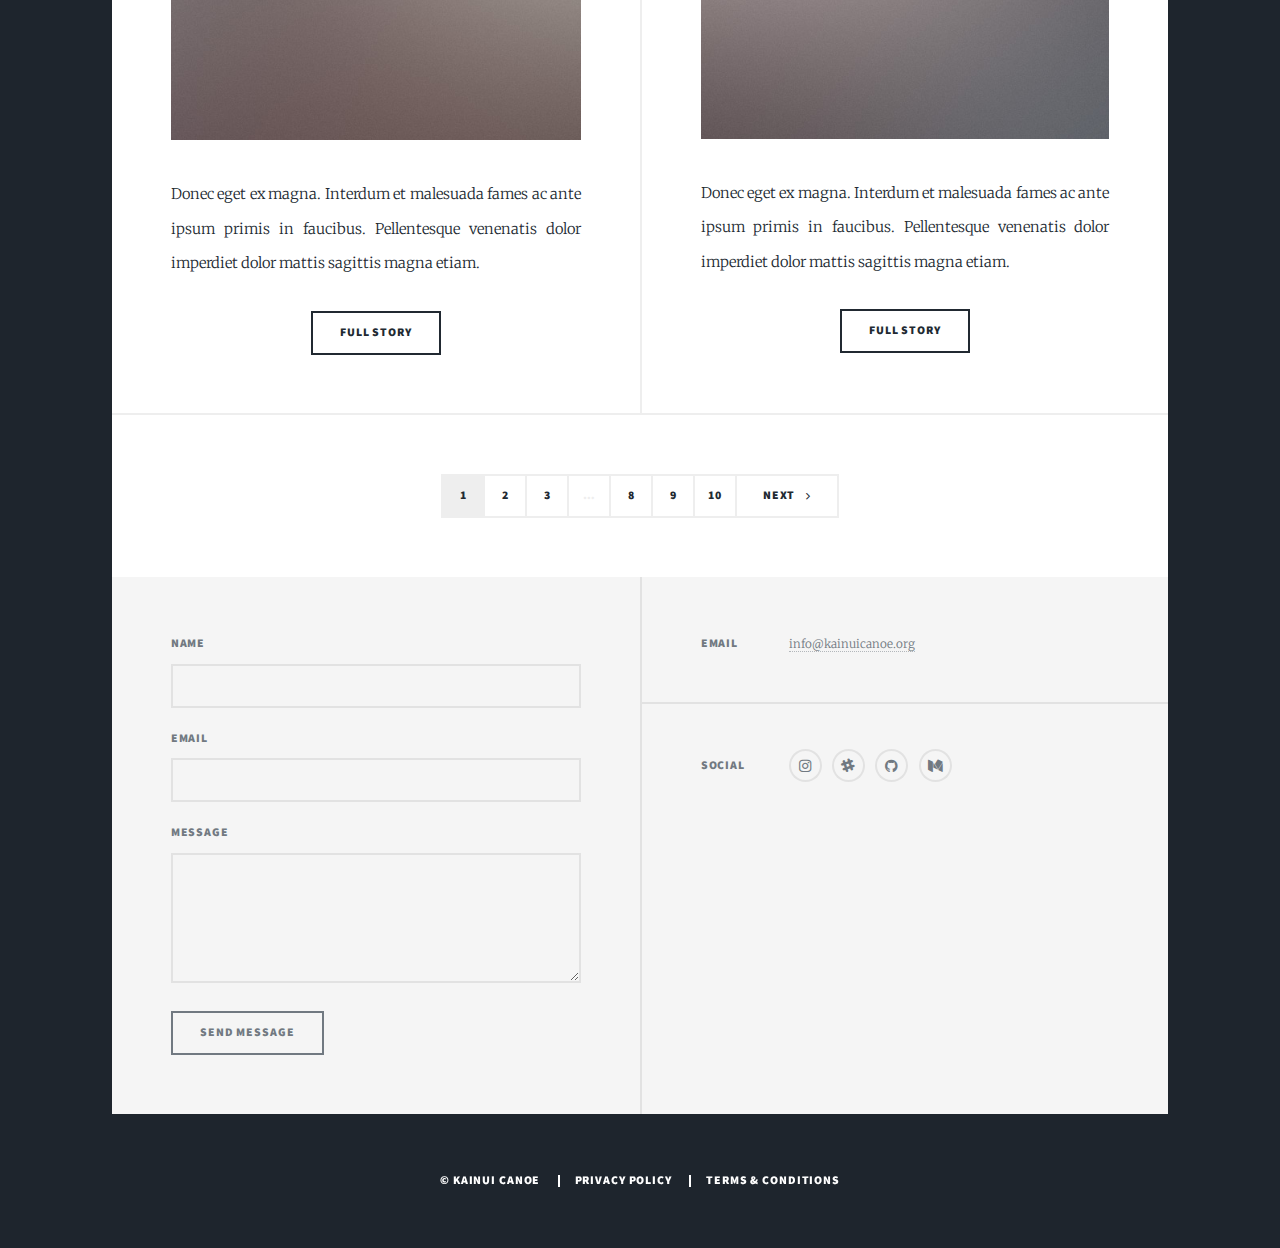
<file: articles.html>
<!DOCTYPE HTML>
<html>
	<head>
		<title>Kainui Canoe - Articles</title>
		<meta charset="utf-8" />
		<meta name="viewport" content="width=device-width, initial-scale=1, user-scalable=no" />
		<link rel="stylesheet" href="assets/css/main.css" />
		<noscript><link rel="stylesheet" href="assets/css/noscript.css" /></noscript>
	</head>
	<body class="is-loading">

		<!-- Wrapper -->
			<div id="wrapper">

				<!-- Header -->
					<header id="header">
						<a href="index.html" class="logo">Kainui Canoe</a>
					</header>

				<!-- Nav -->
					<nav id="nav">
						<ul class="links">
							<li><a href="index.html">How?</a></li>
							<li><a target="_blank" href="https://github.com/KainuiCanoe/wiki/blob/master/kainui-canoe-wp.md">White Paper</a></li>
							<li class="active"><a href="articles.html">Articles</a></li>
							<li><a href="team.html">Team</a></li>
							<!--<li><a href="generic.html">Blog</a></li>-->
							<!--<li><a href="elements.html">Elements Reference</a></li>-->
						</ul>
						<ul class="icons">
							<li><a target="_blank" href="#" class="icon fa-instagram"><span class="label">Instagram</span></a></li>
							<li><a target="_blank" href="#" class="icon fa-slack"><span class="label">Slack</span></a></li>
							<li><a target="_blank" href="#" class="icon fa-github"><span class="label">GitHub</span></a></li>
							<li><a target="_blank" href="#" class="icon fa-medium"><span class="label">Medium</span></a></li>
						</ul>
					</nav>

				<!-- Main -->
					<div id="main">

						<!-- Featured Post -->
						<article class="post featured">
							<header class="major">
								<span class="date">April 25, 2017</span>
								<h2><a href="#">And this is a<br />
									massive headline</a></h2>
								<p>Aenean ornare velit lacus varius enim ullamcorper proin aliquam<br />
									facilisis ante sed etiam magna interdum congue. Lorem ipsum dolor<br />
									amet nullam sed etiam veroeros.</p>
							</header>
							<a href="#" class="image main"><img src="images/pic01.jpg" alt="" /></a>
							<ul class="actions">
								<li><a href="#" class="button big">Full Story</a></li>
							</ul>
						</article>

						<!-- Posts -->
						<section class="posts">
							<article>
								<header>
									<span class="date">April 24, 2017</span>
									<h2><a href="#">Sed magna<br />
										ipsum faucibus</a></h2>
								</header>
								<a href="#" class="image fit"><img src="images/pic02.jpg" alt="" /></a>
								<p>Donec eget ex magna. Interdum et malesuada fames ac ante ipsum primis in faucibus. Pellentesque venenatis dolor imperdiet dolor mattis sagittis magna etiam.</p>
								<ul class="actions">
									<li><a href="#" class="button">Full Story</a></li>
								</ul>
							</article>
							<article>
								<header>
									<span class="date">April 22, 2017</span>
									<h2><a href="#">Primis eget<br />
										imperdiet lorem</a></h2>
								</header>
								<a href="#" class="image fit"><img src="images/pic03.jpg" alt="" /></a>
								<p>Donec eget ex magna. Interdum et malesuada fames ac ante ipsum primis in faucibus. Pellentesque venenatis dolor imperdiet dolor mattis sagittis magna etiam.</p>
								<ul class="actions">
									<li><a href="#" class="button">Full Story</a></li>
								</ul>
							</article>
							<article>
								<header>
									<span class="date">April 18, 2017</span>
									<h2><a href="#">Ante mattis<br />
										interdum dolor</a></h2>
								</header>
								<a href="#" class="image fit"><img src="images/pic04.jpg" alt="" /></a>
								<p>Donec eget ex magna. Interdum et malesuada fames ac ante ipsum primis in faucibus. Pellentesque venenatis dolor imperdiet dolor mattis sagittis magna etiam.</p>
								<ul class="actions">
									<li><a href="#" class="button">Full Story</a></li>
								</ul>
							</article>
							<article>
								<header>
									<span class="date">April 14, 2017</span>
									<h2><a href="#">Tempus sed<br />
										nulla imperdiet</a></h2>
								</header>
								<a href="#" class="image fit"><img src="images/pic05.jpg" alt="" /></a>
								<p>Donec eget ex magna. Interdum et malesuada fames ac ante ipsum primis in faucibus. Pellentesque venenatis dolor imperdiet dolor mattis sagittis magna etiam.</p>
								<ul class="actions">
									<li><a href="#" class="button">Full Story</a></li>
								</ul>
							</article>
							<article>
								<header>
									<span class="date">April 11, 2017</span>
									<h2><a href="#">Odio magna<br />
										sed consectetur</a></h2>
								</header>
								<a href="#" class="image fit"><img src="images/pic06.jpg" alt="" /></a>
								<p>Donec eget ex magna. Interdum et malesuada fames ac ante ipsum primis in faucibus. Pellentesque venenatis dolor imperdiet dolor mattis sagittis magna etiam.</p>
								<ul class="actions">
									<li><a href="#" class="button">Full Story</a></li>
								</ul>
							</article>
							<article>
								<header>
									<span class="date">April 7, 2017</span>
									<h2><a href="#">Augue lorem<br />
										primis vestibulum</a></h2>
								</header>
								<a href="#" class="image fit"><img src="images/pic07.jpg" alt="" /></a>
								<p>Donec eget ex magna. Interdum et malesuada fames ac ante ipsum primis in faucibus. Pellentesque venenatis dolor imperdiet dolor mattis sagittis magna etiam.</p>
								<ul class="actions">
									<li><a href="#" class="button">Full Story</a></li>
								</ul>
							</article>
						</section>

						<!-- Footer -->
						<footer>
							<div class="pagination">
								<!--<a href="#" class="previous">Prev</a>-->
								<a href="#" class="page active">1</a>
								<a href="#" class="page">2</a>
								<a href="#" class="page">3</a>
								<span class="extra">&hellip;</span>
								<a href="#" class="page">8</a>
								<a href="#" class="page">9</a>
								<a href="#" class="page">10</a>
								<a href="#" class="next">Next</a>
							</div>
						</footer>

					</div>

				<!-- Footer -->
					<footer id="footer">
						<section>
							<form method="post" action="#">
								<div class="field">
									<label for="name">Name</label>
									<input type="text" name="name" id="name" />
								</div>
								<div class="field">
									<label for="email">Email</label>
									<input type="text" name="email" id="email" />
								</div>
								<div class="field">
									<label for="message">Message</label>
									<textarea name="message" id="message" rows="3"></textarea>
								</div>
								<ul class="actions">
									<li><input type="submit" value="Send Message" /></li>
								</ul>
							</form>
						</section>
						<section class="split contact">
							<section class="alt">
								<h3>Email</h3>
								<p><a href="mailto:info@kainuicanoe.org">info@kainuicanoe.org</a></p>
							</section>
							<section>
								<h3>Social</h3>
								<ul class="icons alt">
									<li><a target="_blank" href="#" class="icon alt fa-instagram"><span class="label">Instagram</span></a></li>
									<li><a target="_blank" href="#" class="icon alt fa-slack"><span class="label">Slack</span></a></li>
									<li><a target="_blank" href="#" class="icon alt fa-github"><span class="label">GitHub</span></a></li>
									<li><a target="_blank" href="#" class="icon alt fa-medium"><span class="label">Medium</span></a></li>
								</ul>
							</section>
						</section>
					</footer>

				<!-- Copyright -->
				<div id="copyright">
					<ul>
						<li>&copy; Kainui Canoe</li>
						<li>Privacy Policy</li>
						<li>Terms & Conditions</li>
					</ul>
				</div>

			</div>

		<!-- Scripts -->
			<script src="assets/js/jquery.min.js"></script>
			<script src="assets/js/jquery.scrollex.min.js"></script>
			<script src="assets/js/jquery.scrolly.min.js"></script>
			<script src="assets/js/skel.min.js"></script>
			<script src="assets/js/util.js"></script>
			<script src="assets/js/main.js"></script>

	</body>
</html>
</file>
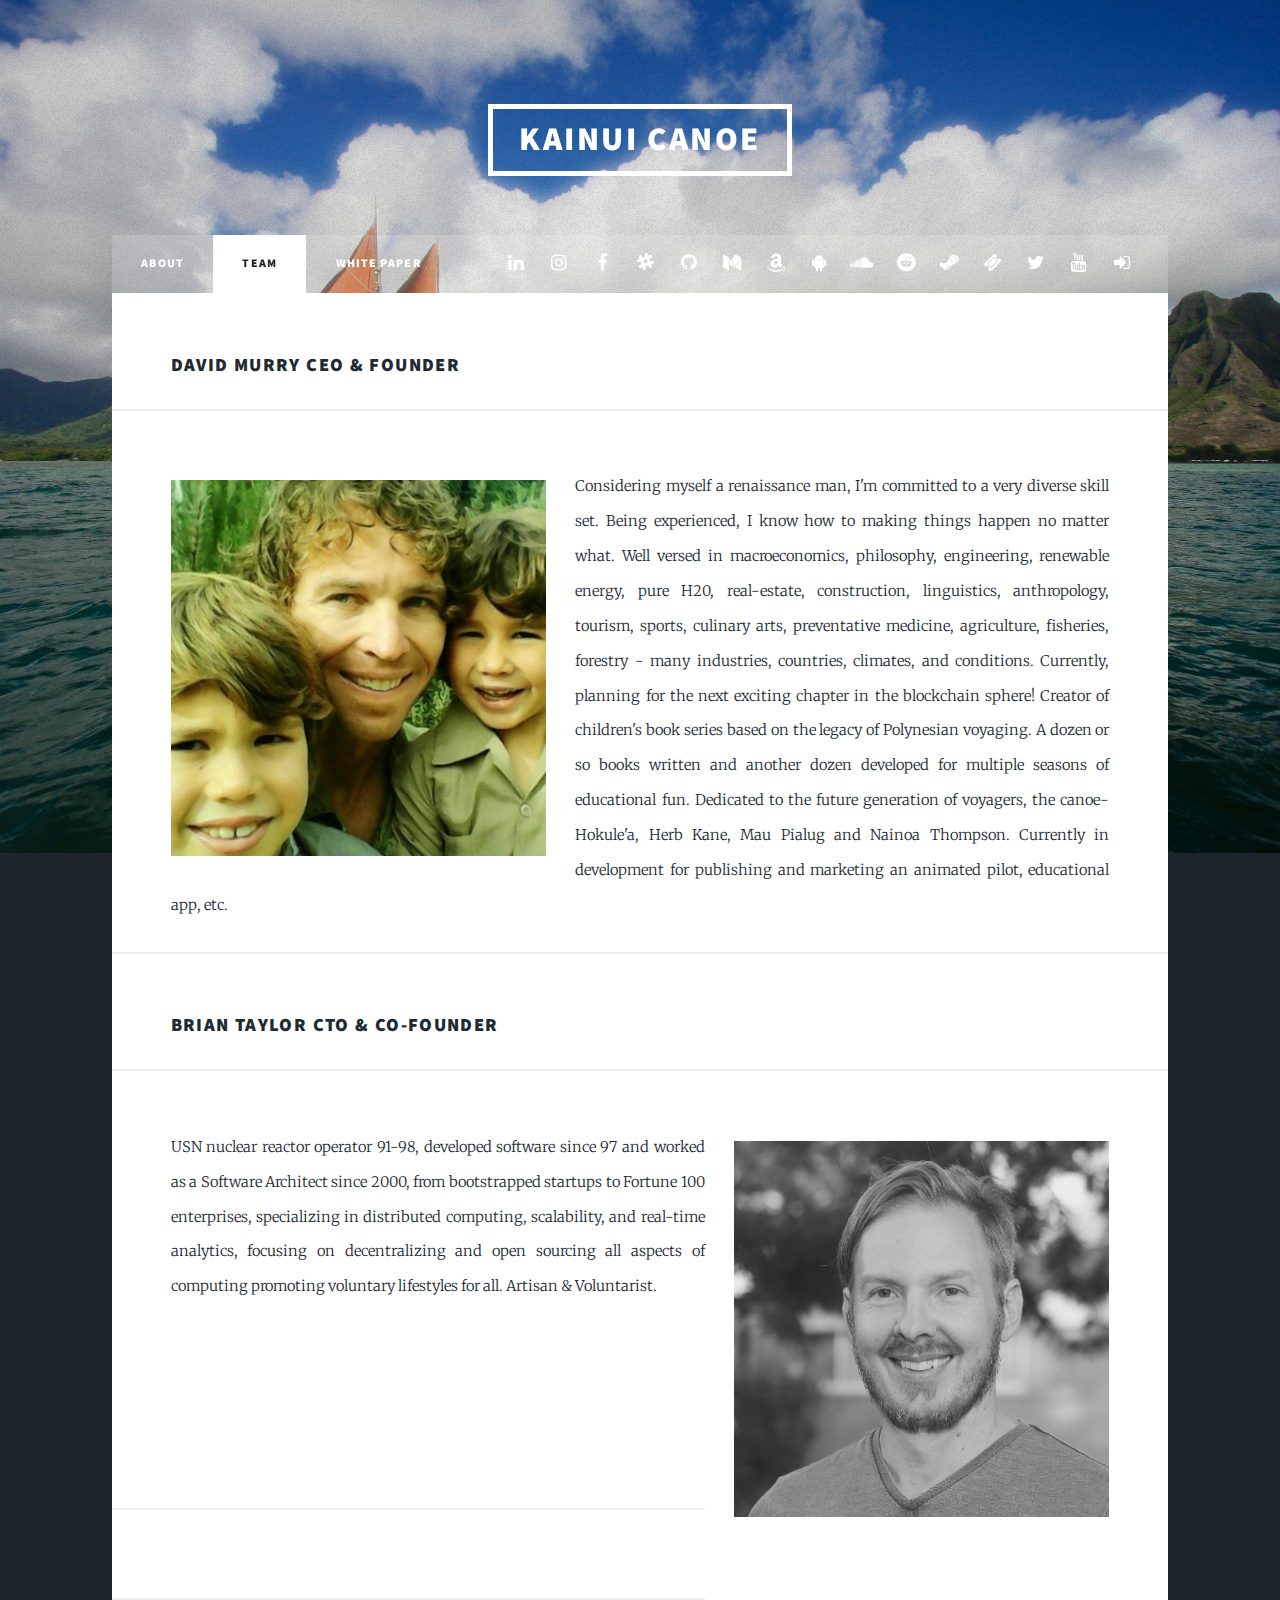
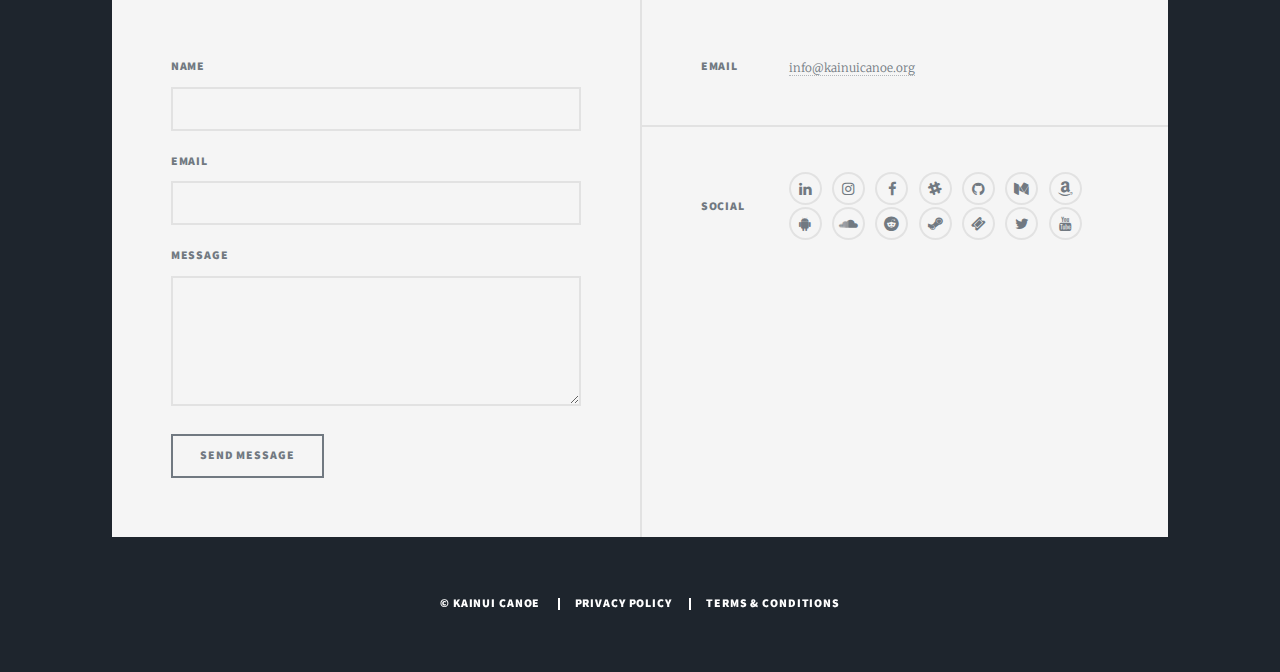
<file: team.html>
<!DOCTYPE HTML>
<html>
	<head>
		<title>Kainui Canoe - Team</title>
		<meta charset="utf-8" />
		<meta name="viewport" content="width=device-width, initial-scale=1, user-scalable=no" />
		<link rel="stylesheet" href="assets/css/main.css" />
		<noscript><link rel="stylesheet" href="assets/css/noscript.css" /></noscript>
	</head>
	<body class="is-loading">

		<!-- Wrapper -->
			<div id="wrapper">

				<!-- Header -->
					<header id="header">
						<a href="index.html" class="logo">Kainui Canoe</a>
					</header>

				<!-- Nav -->
					<nav id="nav">
						<ul class="links">
							<li><a href="index.html">About</a></li>
							<li class="active"><a href="team.html">Team</a></li>
                            <li><a target="_blank" href="https://github.com/KainuiCanoe/wiki/blob/master/kainui-canoe-wp.md">White Paper</a></li>
							<!--<li><a href="articles.html">Articles</a></li>-->
							<!--<li><a href="generic.html">Blog</a></li>-->
							<!--<li><a href="elements.html">Elements Reference</a></li>-->
						</ul>
						<ul class="icons">
							<li><a target="_blank" href="https://www.linkedin.com/company-beta/11196442/" class="icon fa-linkedin"><span class="label">LinkedIn</span></a></li>
							<li><a target="_blank" href="#" class="icon fa-instagram"><span class="label">Instagram</span></a></li>
							<li><a target="_blank" href="#" class="icon fa-facebook"><span class="label">Facebook</span></a></li>
							<li><a target="_blank" href="https://kainuicanoe.slack.com" class="icon fa-slack"><span class="label">Slack</span></a></li>
							<li><a target="_blank" href="https://github.com/KainuiCanoe" class="icon fa-github"><span class="label">GitHub</span></a></li>
							<li><a target="_blank" href="#" class="icon fa-medium"><span class="label">Medium</span></a></li>
							<li><a target="_blank" href="#" class="icon fa-amazon"><span class="label">Amazon</span></a></li>
							<li><a target="_blank" href="#" class="icon fa-android"><span class="label">Android</span></a></li>
							<li><a target="_blank" href="#" class="icon fa-soundcloud"><span class="label">SoundCloud</span></a></li>
							<li><a target="_blank" href="#" class="icon fa-reddit"><span class="label">Reddit</span></a></li>
							<li><a target="_blank" href="http://store.steampowered.com/" class="icon fa-steam"><span class="label">Steam</span></a></li>
							<li><a target="_blank" href="#" class="icon fa-ticket"><span class="label">Tickets</span></a></li>
							<li><a target="_blank" href="#" class="icon fa-twitter"><span class="label">Twitter</span></a></li>
							<li><a target="_blank" href="#" class="icon fa-youtube"><span class="label">YouTube</span></a></li>
							<li><a target="_blank" href="#" class="icon fa-sign-in"><span class="label">Sign In</span></a></li>
							<!--<li><a target="_blank" href="#" class="icon fa-sign-out"><span class="label">Sign Out</span></a></li>-->
						</ul>
					</nav>

				<!-- Main -->
					<div id="main">
						<!-- Post -->
						<h3>David Murry CEO & Founder</h3>
						<p><span class="image left"><img src="images/davidmurry.jpg" alt="" /></span>
							Considering myself a renaissance man, I'm committed to a very diverse skill set.
							Being experienced, I know how to making things happen no matter what.
							Well versed in macroeconomics, philosophy, engineering, renewable energy, pure H20,
							real-estate, construction, linguistics, anthropology, tourism, sports, culinary arts,
							preventative medicine, agriculture, fisheries, forestry - many industries, countries, climates, and conditions.
							Currently, planning for the next exciting chapter in the blockchain sphere!
							Creator of children's book series based on the legacy of Polynesian voyaging.
							A dozen or so books written and another dozen developed for multiple seasons of educational fun.
							Dedicated to the future generation of voyagers, the canoe-Hokule'a, Herb Kane, Mau Pialug and Nainoa Thompson.
							Currently in development for publishing and marketing an animated pilot, educational app, etc.</p>
						<h3>Brian Taylor CTO & Co-Founder</h3>
						<p><span class="image right"><img src="images/Brian-2016.jpg" alt="" /></span>
                            USN nuclear reactor operator 91-98, developed software since 97 and worked as a
                            Software Architect since 2000, from bootstrapped startups to Fortune 100 enterprises,
                            specializing in distributed computing, scalability, and real-time analytics,
                            focusing on decentralizing and open sourcing all aspects of computing promoting voluntary
                            lifestyles for all. Artisan & Voluntarist.<br/><br/><br/><br/><br/><br/></p>
						<hr />
					</div>

				<!-- Footer -->
					<footer id="footer">
						<section>
							<form method="post" action="#">
								<div class="field">
									<label for="name">Name</label>
									<input type="text" name="name" id="name" />
								</div>
								<div class="field">
									<label for="email">Email</label>
									<input type="text" name="email" id="email" />
								</div>
								<div class="field">
									<label for="message">Message</label>
									<textarea name="message" id="message" rows="3"></textarea>
								</div>
								<ul class="actions">
									<li><input type="submit" value="Send Message" /></li>
								</ul>
							</form>
						</section>
						<section class="split contact">
                            <section class="alt">
                                <h3>Email</h3>
                                <p><a href="mailto:info@kainuicanoe.org">info@kainuicanoe.org</a></p>
                            </section>
							<section>
								<h3>Social</h3>
								<ul class="icons alt">
									<li><a target="_blank" href="https://www.linkedin.com/company-beta/11196442/" class="icon alt fa-linkedin"><span class="label">LinkedIn</span></a></li>
									<li><a target="_blank" href="#" class="icon alt fa-instagram"><span class="label">Instagram</span></a></li>
									<li><a target="_blank" href="#" class="icon alt fa-facebook"><span class="label">Facebook</span></a></li>
									<li><a target="_blank" href="https://kainuicanoe.slack.com" class="icon alt fa-slack"><span class="label">Slack</span></a></li>
									<li><a target="_blank" href="https://github.com/KainuiCanoe" class="icon alt fa-github"><span class="label">GitHub</span></a></li>
									<li><a target="_blank" href="#" class="icon alt fa-medium"><span class="label">Medium</span></a></li>
									<li><a target="_blank" href="#" class="icon alt fa-amazon"><span class="label">Amazon</span></a></li>
									<li><a target="_blank" href="#" class="icon alt fa-android"><span class="label">Android</span></a></li>
									<li><a target="_blank" href="#" class="icon alt fa-soundcloud"><span class="label">SoundCloud</span></a></li>
									<li><a target="_blank" href="#" class="icon alt fa-reddit"><span class="label">Reddit</span></a></li>
									<li><a target="_blank" href="http://store.steampowered.com/" class="icon alt fa-steam"><span class="label">Steam</span></a></li>
									<li><a target="_blank" href="#" class="icon alt fa-ticket"><span class="label">Tickets</span></a></li>
									<li><a target="_blank" href="#" class="icon alt fa-twitter"><span class="label">Twitter</span></a></li>
									<li><a target="_blank" href="#" class="icon alt fa-youtube"><span class="label">YouTube</span></a></li>
								</ul>
							</section>
						</section>
					</footer>

				<!-- Copyright -->
                <div id="copyright">
                    <ul>
                        <li>&copy; Kainui Canoe</li>
                        <li>Privacy Policy</li>
                        <li>Terms & Conditions</li>
                    </ul>
                </div>

			</div>

		<!-- Scripts -->
			<script src="assets/js/jquery.min.js"></script>
			<script src="assets/js/jquery.scrollex.min.js"></script>
			<script src="assets/js/jquery.scrolly.min.js"></script>
			<script src="assets/js/skel.min.js"></script>
			<script src="assets/js/util.js"></script>
			<script src="assets/js/main.js"></script>

	</body>
</html>
</file>
<file: assets/css/main.css>
@import url(font-awesome.min.css);
@import url("https://fonts.googleapis.com/css?family=Merriweather:300,700,300italic,700italic|Source+Sans+Pro:900");

/*
	Massively by HTML5 UP
	html5up.net | @ajlkn
	Free for personal and commercial use under the CCA 3.0 license (html5up.net/license)
*/

/* Reset */

	html, body, div, span, applet, object, iframe, h1, h2, h3, h4, h5, h6, p, blockquote, pre, a, abbr, acronym, address, big, cite, code, del, dfn, em, img, ins, kbd, q, s, samp, small, strike, strong, sub, sup, tt, var, b, u, i, center, dl, dt, dd, ol, ul, li, fieldset, form, label, legend, table, caption, tbody, tfoot, thead, tr, th, td, article, aside, canvas, details, embed, figure, figcaption, footer, header, hgroup, menu, nav, output, ruby, section, summary, time, mark, audio, video {
		margin: 0;
		padding: 0;
		border: 0;
		font-size: 100%;
		font: inherit;
		vertical-align: baseline;
	}

	article, aside, details, figcaption, figure, footer, header, hgroup, menu, nav, section {
		display: block;
	}

	body {
		line-height: 1;
	}

	ol, ul {
		list-style: none;
	}

	blockquote, q {
		quotes: none;
	}

	blockquote:before, blockquote:after, q:before, q:after {
		content: '';
		content: none;
	}

	table {
		border-collapse: collapse;
		border-spacing: 0;
	}

	body {
		-webkit-text-size-adjust: none;
	}

/* Box Model */

	*, *:before, *:after {
		-moz-box-sizing: border-box;
		-webkit-box-sizing: border-box;
		box-sizing: border-box;
	}

/* Grid */

	.row {
		border-bottom: solid 1px transparent;
		-moz-box-sizing: border-box;
		-webkit-box-sizing: border-box;
		box-sizing: border-box;
	}

	.row > * {
		float: left;
		-moz-box-sizing: border-box;
		-webkit-box-sizing: border-box;
		box-sizing: border-box;
	}

	.row:after, .row:before {
		content: '';
		display: block;
		clear: both;
		height: 0;
	}

	.row.uniform > * > :first-child {
		margin-top: 0;
	}

	.row.uniform > * > :last-child {
		margin-bottom: 0;
	}

	.row.\30 \25 > * {
		padding: 0 0 0 0rem;
	}

	.row.\30 \25 {
		margin: 0 0 -1px 0rem;
	}

	.row.uniform.\30 \25 > * {
		padding: 0rem 0 0 0rem;
	}

	.row.uniform.\30 \25 {
		margin: 0rem 0 -1px 0rem;
	}

	.row > * {
		padding: 0 0 0 1.5rem;
	}

	.row {
		margin: 0 0 -1px -1.5rem;
	}

	.row.uniform > * {
		padding: 1.5rem 0 0 1.5rem;
	}

	.row.uniform {
		margin: -1.5rem 0 -1px -1.5rem;
	}

	.row.\32 00\25 > * {
		padding: 0 0 0 3rem;
	}

	.row.\32 00\25 {
		margin: 0 0 -1px -3rem;
	}

	.row.uniform.\32 00\25 > * {
		padding: 3rem 0 0 3rem;
	}

	.row.uniform.\32 00\25 {
		margin: -3rem 0 -1px -3rem;
	}

	.row.\31 50\25 > * {
		padding: 0 0 0 2.25rem;
	}

	.row.\31 50\25 {
		margin: 0 0 -1px -2.25rem;
	}

	.row.uniform.\31 50\25 > * {
		padding: 2.25rem 0 0 2.25rem;
	}

	.row.uniform.\31 50\25 {
		margin: -2.25rem 0 -1px -2.25rem;
	}

	.row.\35 0\25 > * {
		padding: 0 0 0 0.75rem;
	}

	.row.\35 0\25 {
		margin: 0 0 -1px -0.75rem;
	}

	.row.uniform.\35 0\25 > * {
		padding: 0.75rem 0 0 0.75rem;
	}

	.row.uniform.\35 0\25 {
		margin: -0.75rem 0 -1px -0.75rem;
	}

	.row.\32 5\25 > * {
		padding: 0 0 0 0.375rem;
	}

	.row.\32 5\25 {
		margin: 0 0 -1px -0.375rem;
	}

	.row.uniform.\32 5\25 > * {
		padding: 0.375rem 0 0 0.375rem;
	}

	.row.uniform.\32 5\25 {
		margin: -0.375rem 0 -1px -0.375rem;
	}

	.\31 2u, .\31 2u\24 {
		width: 100%;
		clear: none;
		margin-left: 0;
	}

	.\31 1u, .\31 1u\24 {
		width: 91.6666666667%;
		clear: none;
		margin-left: 0;
	}

	.\31 0u, .\31 0u\24 {
		width: 83.3333333333%;
		clear: none;
		margin-left: 0;
	}

	.\39 u, .\39 u\24 {
		width: 75%;
		clear: none;
		margin-left: 0;
	}

	.\38 u, .\38 u\24 {
		width: 66.6666666667%;
		clear: none;
		margin-left: 0;
	}

	.\37 u, .\37 u\24 {
		width: 58.3333333333%;
		clear: none;
		margin-left: 0;
	}

	.\36 u, .\36 u\24 {
		width: 50%;
		clear: none;
		margin-left: 0;
	}

	.\35 u, .\35 u\24 {
		width: 41.6666666667%;
		clear: none;
		margin-left: 0;
	}

	.\34 u, .\34 u\24 {
		width: 33.3333333333%;
		clear: none;
		margin-left: 0;
	}

	.\33 u, .\33 u\24 {
		width: 25%;
		clear: none;
		margin-left: 0;
	}

	.\32 u, .\32 u\24 {
		width: 16.6666666667%;
		clear: none;
		margin-left: 0;
	}

	.\31 u, .\31 u\24 {
		width: 8.3333333333%;
		clear: none;
		margin-left: 0;
	}

	.\31 2u\24 + *,
	.\31 1u\24 + *,
	.\31 0u\24 + *,
	.\39 u\24 + *,
	.\38 u\24 + *,
	.\37 u\24 + *,
	.\36 u\24 + *,
	.\35 u\24 + *,
	.\34 u\24 + *,
	.\33 u\24 + *,
	.\32 u\24 + *,
	.\31 u\24 + * {
		clear: left;
	}

	.\-11u {
		margin-left: 91.66667%;
	}

	.\-10u {
		margin-left: 83.33333%;
	}

	.\-9u {
		margin-left: 75%;
	}

	.\-8u {
		margin-left: 66.66667%;
	}

	.\-7u {
		margin-left: 58.33333%;
	}

	.\-6u {
		margin-left: 50%;
	}

	.\-5u {
		margin-left: 41.66667%;
	}

	.\-4u {
		margin-left: 33.33333%;
	}

	.\-3u {
		margin-left: 25%;
	}

	.\-2u {
		margin-left: 16.66667%;
	}

	.\-1u {
		margin-left: 8.33333%;
	}

	@media screen and (max-width: 1680px) {

		.row > * {
			padding: 0 0 0 1.5rem;
		}

		.row {
			margin: 0 0 -1px -1.5rem;
		}

		.row.uniform > * {
			padding: 1.5rem 0 0 1.5rem;
		}

		.row.uniform {
			margin: -1.5rem 0 -1px -1.5rem;
		}

		.row.\32 00\25 > * {
			padding: 0 0 0 3rem;
		}

		.row.\32 00\25 {
			margin: 0 0 -1px -3rem;
		}

		.row.uniform.\32 00\25 > * {
			padding: 3rem 0 0 3rem;
		}

		.row.uniform.\32 00\25 {
			margin: -3rem 0 -1px -3rem;
		}

		.row.\31 50\25 > * {
			padding: 0 0 0 2.25rem;
		}

		.row.\31 50\25 {
			margin: 0 0 -1px -2.25rem;
		}

		.row.uniform.\31 50\25 > * {
			padding: 2.25rem 0 0 2.25rem;
		}

		.row.uniform.\31 50\25 {
			margin: -2.25rem 0 -1px -2.25rem;
		}

		.row.\35 0\25 > * {
			padding: 0 0 0 0.75rem;
		}

		.row.\35 0\25 {
			margin: 0 0 -1px -0.75rem;
		}

		.row.uniform.\35 0\25 > * {
			padding: 0.75rem 0 0 0.75rem;
		}

		.row.uniform.\35 0\25 {
			margin: -0.75rem 0 -1px -0.75rem;
		}

		.row.\32 5\25 > * {
			padding: 0 0 0 0.375rem;
		}

		.row.\32 5\25 {
			margin: 0 0 -1px -0.375rem;
		}

		.row.uniform.\32 5\25 > * {
			padding: 0.375rem 0 0 0.375rem;
		}

		.row.uniform.\32 5\25 {
			margin: -0.375rem 0 -1px -0.375rem;
		}

		.\31 2u\28xlarge\29, .\31 2u\24\28xlarge\29 {
			width: 100%;
			clear: none;
			margin-left: 0;
		}

		.\31 1u\28xlarge\29, .\31 1u\24\28xlarge\29 {
			width: 91.6666666667%;
			clear: none;
			margin-left: 0;
		}

		.\31 0u\28xlarge\29, .\31 0u\24\28xlarge\29 {
			width: 83.3333333333%;
			clear: none;
			margin-left: 0;
		}

		.\39 u\28xlarge\29, .\39 u\24\28xlarge\29 {
			width: 75%;
			clear: none;
			margin-left: 0;
		}

		.\38 u\28xlarge\29, .\38 u\24\28xlarge\29 {
			width: 66.6666666667%;
			clear: none;
			margin-left: 0;
		}

		.\37 u\28xlarge\29, .\37 u\24\28xlarge\29 {
			width: 58.3333333333%;
			clear: none;
			margin-left: 0;
		}

		.\36 u\28xlarge\29, .\36 u\24\28xlarge\29 {
			width: 50%;
			clear: none;
			margin-left: 0;
		}

		.\35 u\28xlarge\29, .\35 u\24\28xlarge\29 {
			width: 41.6666666667%;
			clear: none;
			margin-left: 0;
		}

		.\34 u\28xlarge\29, .\34 u\24\28xlarge\29 {
			width: 33.3333333333%;
			clear: none;
			margin-left: 0;
		}

		.\33 u\28xlarge\29, .\33 u\24\28xlarge\29 {
			width: 25%;
			clear: none;
			margin-left: 0;
		}

		.\32 u\28xlarge\29, .\32 u\24\28xlarge\29 {
			width: 16.6666666667%;
			clear: none;
			margin-left: 0;
		}

		.\31 u\28xlarge\29, .\31 u\24\28xlarge\29 {
			width: 8.3333333333%;
			clear: none;
			margin-left: 0;
		}

		.\31 2u\24\28xlarge\29 + *,
		.\31 1u\24\28xlarge\29 + *,
		.\31 0u\24\28xlarge\29 + *,
		.\39 u\24\28xlarge\29 + *,
		.\38 u\24\28xlarge\29 + *,
		.\37 u\24\28xlarge\29 + *,
		.\36 u\24\28xlarge\29 + *,
		.\35 u\24\28xlarge\29 + *,
		.\34 u\24\28xlarge\29 + *,
		.\33 u\24\28xlarge\29 + *,
		.\32 u\24\28xlarge\29 + *,
		.\31 u\24\28xlarge\29 + * {
			clear: left;
		}

		.\-11u\28xlarge\29 {
			margin-left: 91.66667%;
		}

		.\-10u\28xlarge\29 {
			margin-left: 83.33333%;
		}

		.\-9u\28xlarge\29 {
			margin-left: 75%;
		}

		.\-8u\28xlarge\29 {
			margin-left: 66.66667%;
		}

		.\-7u\28xlarge\29 {
			margin-left: 58.33333%;
		}

		.\-6u\28xlarge\29 {
			margin-left: 50%;
		}

		.\-5u\28xlarge\29 {
			margin-left: 41.66667%;
		}

		.\-4u\28xlarge\29 {
			margin-left: 33.33333%;
		}

		.\-3u\28xlarge\29 {
			margin-left: 25%;
		}

		.\-2u\28xlarge\29 {
			margin-left: 16.66667%;
		}

		.\-1u\28xlarge\29 {
			margin-left: 8.33333%;
		}

	}

	@media screen and (max-width: 1280px) {

		.row > * {
			padding: 0 0 0 1.5rem;
		}

		.row {
			margin: 0 0 -1px -1.5rem;
		}

		.row.uniform > * {
			padding: 1.5rem 0 0 1.5rem;
		}

		.row.uniform {
			margin: -1.5rem 0 -1px -1.5rem;
		}

		.row.\32 00\25 > * {
			padding: 0 0 0 3rem;
		}

		.row.\32 00\25 {
			margin: 0 0 -1px -3rem;
		}

		.row.uniform.\32 00\25 > * {
			padding: 3rem 0 0 3rem;
		}

		.row.uniform.\32 00\25 {
			margin: -3rem 0 -1px -3rem;
		}

		.row.\31 50\25 > * {
			padding: 0 0 0 2.25rem;
		}

		.row.\31 50\25 {
			margin: 0 0 -1px -2.25rem;
		}

		.row.uniform.\31 50\25 > * {
			padding: 2.25rem 0 0 2.25rem;
		}

		.row.uniform.\31 50\25 {
			margin: -2.25rem 0 -1px -2.25rem;
		}

		.row.\35 0\25 > * {
			padding: 0 0 0 0.75rem;
		}

		.row.\35 0\25 {
			margin: 0 0 -1px -0.75rem;
		}

		.row.uniform.\35 0\25 > * {
			padding: 0.75rem 0 0 0.75rem;
		}

		.row.uniform.\35 0\25 {
			margin: -0.75rem 0 -1px -0.75rem;
		}

		.row.\32 5\25 > * {
			padding: 0 0 0 0.375rem;
		}

		.row.\32 5\25 {
			margin: 0 0 -1px -0.375rem;
		}

		.row.uniform.\32 5\25 > * {
			padding: 0.375rem 0 0 0.375rem;
		}

		.row.uniform.\32 5\25 {
			margin: -0.375rem 0 -1px -0.375rem;
		}

		.\31 2u\28large\29, .\31 2u\24\28large\29 {
			width: 100%;
			clear: none;
			margin-left: 0;
		}

		.\31 1u\28large\29, .\31 1u\24\28large\29 {
			width: 91.6666666667%;
			clear: none;
			margin-left: 0;
		}

		.\31 0u\28large\29, .\31 0u\24\28large\29 {
			width: 83.3333333333%;
			clear: none;
			margin-left: 0;
		}

		.\39 u\28large\29, .\39 u\24\28large\29 {
			width: 75%;
			clear: none;
			margin-left: 0;
		}

		.\38 u\28large\29, .\38 u\24\28large\29 {
			width: 66.6666666667%;
			clear: none;
			margin-left: 0;
		}

		.\37 u\28large\29, .\37 u\24\28large\29 {
			width: 58.3333333333%;
			clear: none;
			margin-left: 0;
		}

		.\36 u\28large\29, .\36 u\24\28large\29 {
			width: 50%;
			clear: none;
			margin-left: 0;
		}

		.\35 u\28large\29, .\35 u\24\28large\29 {
			width: 41.6666666667%;
			clear: none;
			margin-left: 0;
		}

		.\34 u\28large\29, .\34 u\24\28large\29 {
			width: 33.3333333333%;
			clear: none;
			margin-left: 0;
		}

		.\33 u\28large\29, .\33 u\24\28large\29 {
			width: 25%;
			clear: none;
			margin-left: 0;
		}

		.\32 u\28large\29, .\32 u\24\28large\29 {
			width: 16.6666666667%;
			clear: none;
			margin-left: 0;
		}

		.\31 u\28large\29, .\31 u\24\28large\29 {
			width: 8.3333333333%;
			clear: none;
			margin-left: 0;
		}

		.\31 2u\24\28large\29 + *,
		.\31 1u\24\28large\29 + *,
		.\31 0u\24\28large\29 + *,
		.\39 u\24\28large\29 + *,
		.\38 u\24\28large\29 + *,
		.\37 u\24\28large\29 + *,
		.\36 u\24\28large\29 + *,
		.\35 u\24\28large\29 + *,
		.\34 u\24\28large\29 + *,
		.\33 u\24\28large\29 + *,
		.\32 u\24\28large\29 + *,
		.\31 u\24\28large\29 + * {
			clear: left;
		}

		.\-11u\28large\29 {
			margin-left: 91.66667%;
		}

		.\-10u\28large\29 {
			margin-left: 83.33333%;
		}

		.\-9u\28large\29 {
			margin-left: 75%;
		}

		.\-8u\28large\29 {
			margin-left: 66.66667%;
		}

		.\-7u\28large\29 {
			margin-left: 58.33333%;
		}

		.\-6u\28large\29 {
			margin-left: 50%;
		}

		.\-5u\28large\29 {
			margin-left: 41.66667%;
		}

		.\-4u\28large\29 {
			margin-left: 33.33333%;
		}

		.\-3u\28large\29 {
			margin-left: 25%;
		}

		.\-2u\28large\29 {
			margin-left: 16.66667%;
		}

		.\-1u\28large\29 {
			margin-left: 8.33333%;
		}

	}

	@media screen and (max-width: 980px) {

		.row > * {
			padding: 0 0 0 1.5rem;
		}

		.row {
			margin: 0 0 -1px -1.5rem;
		}

		.row.uniform > * {
			padding: 1.5rem 0 0 1.5rem;
		}

		.row.uniform {
			margin: -1.5rem 0 -1px -1.5rem;
		}

		.row.\32 00\25 > * {
			padding: 0 0 0 3rem;
		}

		.row.\32 00\25 {
			margin: 0 0 -1px -3rem;
		}

		.row.uniform.\32 00\25 > * {
			padding: 3rem 0 0 3rem;
		}

		.row.uniform.\32 00\25 {
			margin: -3rem 0 -1px -3rem;
		}

		.row.\31 50\25 > * {
			padding: 0 0 0 2.25rem;
		}

		.row.\31 50\25 {
			margin: 0 0 -1px -2.25rem;
		}

		.row.uniform.\31 50\25 > * {
			padding: 2.25rem 0 0 2.25rem;
		}

		.row.uniform.\31 50\25 {
			margin: -2.25rem 0 -1px -2.25rem;
		}

		.row.\35 0\25 > * {
			padding: 0 0 0 0.75rem;
		}

		.row.\35 0\25 {
			margin: 0 0 -1px -0.75rem;
		}

		.row.uniform.\35 0\25 > * {
			padding: 0.75rem 0 0 0.75rem;
		}

		.row.uniform.\35 0\25 {
			margin: -0.75rem 0 -1px -0.75rem;
		}

		.row.\32 5\25 > * {
			padding: 0 0 0 0.375rem;
		}

		.row.\32 5\25 {
			margin: 0 0 -1px -0.375rem;
		}

		.row.uniform.\32 5\25 > * {
			padding: 0.375rem 0 0 0.375rem;
		}

		.row.uniform.\32 5\25 {
			margin: -0.375rem 0 -1px -0.375rem;
		}

		.\31 2u\28medium\29, .\31 2u\24\28medium\29 {
			width: 100%;
			clear: none;
			margin-left: 0;
		}

		.\31 1u\28medium\29, .\31 1u\24\28medium\29 {
			width: 91.6666666667%;
			clear: none;
			margin-left: 0;
		}

		.\31 0u\28medium\29, .\31 0u\24\28medium\29 {
			width: 83.3333333333%;
			clear: none;
			margin-left: 0;
		}

		.\39 u\28medium\29, .\39 u\24\28medium\29 {
			width: 75%;
			clear: none;
			margin-left: 0;
		}

		.\38 u\28medium\29, .\38 u\24\28medium\29 {
			width: 66.6666666667%;
			clear: none;
			margin-left: 0;
		}

		.\37 u\28medium\29, .\37 u\24\28medium\29 {
			width: 58.3333333333%;
			clear: none;
			margin-left: 0;
		}

		.\36 u\28medium\29, .\36 u\24\28medium\29 {
			width: 50%;
			clear: none;
			margin-left: 0;
		}

		.\35 u\28medium\29, .\35 u\24\28medium\29 {
			width: 41.6666666667%;
			clear: none;
			margin-left: 0;
		}

		.\34 u\28medium\29, .\34 u\24\28medium\29 {
			width: 33.3333333333%;
			clear: none;
			margin-left: 0;
		}

		.\33 u\28medium\29, .\33 u\24\28medium\29 {
			width: 25%;
			clear: none;
			margin-left: 0;
		}

		.\32 u\28medium\29, .\32 u\24\28medium\29 {
			width: 16.6666666667%;
			clear: none;
			margin-left: 0;
		}

		.\31 u\28medium\29, .\31 u\24\28medium\29 {
			width: 8.3333333333%;
			clear: none;
			margin-left: 0;
		}

		.\31 2u\24\28medium\29 + *,
		.\31 1u\24\28medium\29 + *,
		.\31 0u\24\28medium\29 + *,
		.\39 u\24\28medium\29 + *,
		.\38 u\24\28medium\29 + *,
		.\37 u\24\28medium\29 + *,
		.\36 u\24\28medium\29 + *,
		.\35 u\24\28medium\29 + *,
		.\34 u\24\28medium\29 + *,
		.\33 u\24\28medium\29 + *,
		.\32 u\24\28medium\29 + *,
		.\31 u\24\28medium\29 + * {
			clear: left;
		}

		.\-11u\28medium\29 {
			margin-left: 91.66667%;
		}

		.\-10u\28medium\29 {
			margin-left: 83.33333%;
		}

		.\-9u\28medium\29 {
			margin-left: 75%;
		}

		.\-8u\28medium\29 {
			margin-left: 66.66667%;
		}

		.\-7u\28medium\29 {
			margin-left: 58.33333%;
		}

		.\-6u\28medium\29 {
			margin-left: 50%;
		}

		.\-5u\28medium\29 {
			margin-left: 41.66667%;
		}

		.\-4u\28medium\29 {
			margin-left: 33.33333%;
		}

		.\-3u\28medium\29 {
			margin-left: 25%;
		}

		.\-2u\28medium\29 {
			margin-left: 16.66667%;
		}

		.\-1u\28medium\29 {
			margin-left: 8.33333%;
		}

	}

	@media screen and (max-width: 736px) {

		.row > * {
			padding: 0 0 0 1.5rem;
		}

		.row {
			margin: 0 0 -1px -1.5rem;
		}

		.row.uniform > * {
			padding: 1.5rem 0 0 1.5rem;
		}

		.row.uniform {
			margin: -1.5rem 0 -1px -1.5rem;
		}

		.row.\32 00\25 > * {
			padding: 0 0 0 3rem;
		}

		.row.\32 00\25 {
			margin: 0 0 -1px -3rem;
		}

		.row.uniform.\32 00\25 > * {
			padding: 3rem 0 0 3rem;
		}

		.row.uniform.\32 00\25 {
			margin: -3rem 0 -1px -3rem;
		}

		.row.\31 50\25 > * {
			padding: 0 0 0 2.25rem;
		}

		.row.\31 50\25 {
			margin: 0 0 -1px -2.25rem;
		}

		.row.uniform.\31 50\25 > * {
			padding: 2.25rem 0 0 2.25rem;
		}

		.row.uniform.\31 50\25 {
			margin: -2.25rem 0 -1px -2.25rem;
		}

		.row.\35 0\25 > * {
			padding: 0 0 0 0.75rem;
		}

		.row.\35 0\25 {
			margin: 0 0 -1px -0.75rem;
		}

		.row.uniform.\35 0\25 > * {
			padding: 0.75rem 0 0 0.75rem;
		}

		.row.uniform.\35 0\25 {
			margin: -0.75rem 0 -1px -0.75rem;
		}

		.row.\32 5\25 > * {
			padding: 0 0 0 0.375rem;
		}

		.row.\32 5\25 {
			margin: 0 0 -1px -0.375rem;
		}

		.row.uniform.\32 5\25 > * {
			padding: 0.375rem 0 0 0.375rem;
		}

		.row.uniform.\32 5\25 {
			margin: -0.375rem 0 -1px -0.375rem;
		}

		.\31 2u\28small\29, .\31 2u\24\28small\29 {
			width: 100%;
			clear: none;
			margin-left: 0;
		}

		.\31 1u\28small\29, .\31 1u\24\28small\29 {
			width: 91.6666666667%;
			clear: none;
			margin-left: 0;
		}

		.\31 0u\28small\29, .\31 0u\24\28small\29 {
			width: 83.3333333333%;
			clear: none;
			margin-left: 0;
		}

		.\39 u\28small\29, .\39 u\24\28small\29 {
			width: 75%;
			clear: none;
			margin-left: 0;
		}

		.\38 u\28small\29, .\38 u\24\28small\29 {
			width: 66.6666666667%;
			clear: none;
			margin-left: 0;
		}

		.\37 u\28small\29, .\37 u\24\28small\29 {
			width: 58.3333333333%;
			clear: none;
			margin-left: 0;
		}

		.\36 u\28small\29, .\36 u\24\28small\29 {
			width: 50%;
			clear: none;
			margin-left: 0;
		}

		.\35 u\28small\29, .\35 u\24\28small\29 {
			width: 41.6666666667%;
			clear: none;
			margin-left: 0;
		}

		.\34 u\28small\29, .\34 u\24\28small\29 {
			width: 33.3333333333%;
			clear: none;
			margin-left: 0;
		}

		.\33 u\28small\29, .\33 u\24\28small\29 {
			width: 25%;
			clear: none;
			margin-left: 0;
		}

		.\32 u\28small\29, .\32 u\24\28small\29 {
			width: 16.6666666667%;
			clear: none;
			margin-left: 0;
		}

		.\31 u\28small\29, .\31 u\24\28small\29 {
			width: 8.3333333333%;
			clear: none;
			margin-left: 0;
		}

		.\31 2u\24\28small\29 + *,
		.\31 1u\24\28small\29 + *,
		.\31 0u\24\28small\29 + *,
		.\39 u\24\28small\29 + *,
		.\38 u\24\28small\29 + *,
		.\37 u\24\28small\29 + *,
		.\36 u\24\28small\29 + *,
		.\35 u\24\28small\29 + *,
		.\34 u\24\28small\29 + *,
		.\33 u\24\28small\29 + *,
		.\32 u\24\28small\29 + *,
		.\31 u\24\28small\29 + * {
			clear: left;
		}

		.\-11u\28small\29 {
			margin-left: 91.66667%;
		}

		.\-10u\28small\29 {
			margin-left: 83.33333%;
		}

		.\-9u\28small\29 {
			margin-left: 75%;
		}

		.\-8u\28small\29 {
			margin-left: 66.66667%;
		}

		.\-7u\28small\29 {
			margin-left: 58.33333%;
		}

		.\-6u\28small\29 {
			margin-left: 50%;
		}

		.\-5u\28small\29 {
			margin-left: 41.66667%;
		}

		.\-4u\28small\29 {
			margin-left: 33.33333%;
		}

		.\-3u\28small\29 {
			margin-left: 25%;
		}

		.\-2u\28small\29 {
			margin-left: 16.66667%;
		}

		.\-1u\28small\29 {
			margin-left: 8.33333%;
		}

	}

	@media screen and (max-width: 480px) {

		.row > * {
			padding: 0 0 0 1.5rem;
		}

		.row {
			margin: 0 0 -1px -1.5rem;
		}

		.row.uniform > * {
			padding: 1.5rem 0 0 1.5rem;
		}

		.row.uniform {
			margin: -1.5rem 0 -1px -1.5rem;
		}

		.row.\32 00\25 > * {
			padding: 0 0 0 3rem;
		}

		.row.\32 00\25 {
			margin: 0 0 -1px -3rem;
		}

		.row.uniform.\32 00\25 > * {
			padding: 3rem 0 0 3rem;
		}

		.row.uniform.\32 00\25 {
			margin: -3rem 0 -1px -3rem;
		}

		.row.\31 50\25 > * {
			padding: 0 0 0 2.25rem;
		}

		.row.\31 50\25 {
			margin: 0 0 -1px -2.25rem;
		}

		.row.uniform.\31 50\25 > * {
			padding: 2.25rem 0 0 2.25rem;
		}

		.row.uniform.\31 50\25 {
			margin: -2.25rem 0 -1px -2.25rem;
		}

		.row.\35 0\25 > * {
			padding: 0 0 0 0.75rem;
		}

		.row.\35 0\25 {
			margin: 0 0 -1px -0.75rem;
		}

		.row.uniform.\35 0\25 > * {
			padding: 0.75rem 0 0 0.75rem;
		}

		.row.uniform.\35 0\25 {
			margin: -0.75rem 0 -1px -0.75rem;
		}

		.row.\32 5\25 > * {
			padding: 0 0 0 0.375rem;
		}

		.row.\32 5\25 {
			margin: 0 0 -1px -0.375rem;
		}

		.row.uniform.\32 5\25 > * {
			padding: 0.375rem 0 0 0.375rem;
		}

		.row.uniform.\32 5\25 {
			margin: -0.375rem 0 -1px -0.375rem;
		}

		.\31 2u\28xsmall\29, .\31 2u\24\28xsmall\29 {
			width: 100%;
			clear: none;
			margin-left: 0;
		}

		.\31 1u\28xsmall\29, .\31 1u\24\28xsmall\29 {
			width: 91.6666666667%;
			clear: none;
			margin-left: 0;
		}

		.\31 0u\28xsmall\29, .\31 0u\24\28xsmall\29 {
			width: 83.3333333333%;
			clear: none;
			margin-left: 0;
		}

		.\39 u\28xsmall\29, .\39 u\24\28xsmall\29 {
			width: 75%;
			clear: none;
			margin-left: 0;
		}

		.\38 u\28xsmall\29, .\38 u\24\28xsmall\29 {
			width: 66.6666666667%;
			clear: none;
			margin-left: 0;
		}

		.\37 u\28xsmall\29, .\37 u\24\28xsmall\29 {
			width: 58.3333333333%;
			clear: none;
			margin-left: 0;
		}

		.\36 u\28xsmall\29, .\36 u\24\28xsmall\29 {
			width: 50%;
			clear: none;
			margin-left: 0;
		}

		.\35 u\28xsmall\29, .\35 u\24\28xsmall\29 {
			width: 41.6666666667%;
			clear: none;
			margin-left: 0;
		}

		.\34 u\28xsmall\29, .\34 u\24\28xsmall\29 {
			width: 33.3333333333%;
			clear: none;
			margin-left: 0;
		}

		.\33 u\28xsmall\29, .\33 u\24\28xsmall\29 {
			width: 25%;
			clear: none;
			margin-left: 0;
		}

		.\32 u\28xsmall\29, .\32 u\24\28xsmall\29 {
			width: 16.6666666667%;
			clear: none;
			margin-left: 0;
		}

		.\31 u\28xsmall\29, .\31 u\24\28xsmall\29 {
			width: 8.3333333333%;
			clear: none;
			margin-left: 0;
		}

		.\31 2u\24\28xsmall\29 + *,
		.\31 1u\24\28xsmall\29 + *,
		.\31 0u\24\28xsmall\29 + *,
		.\39 u\24\28xsmall\29 + *,
		.\38 u\24\28xsmall\29 + *,
		.\37 u\24\28xsmall\29 + *,
		.\36 u\24\28xsmall\29 + *,
		.\35 u\24\28xsmall\29 + *,
		.\34 u\24\28xsmall\29 + *,
		.\33 u\24\28xsmall\29 + *,
		.\32 u\24\28xsmall\29 + *,
		.\31 u\24\28xsmall\29 + * {
			clear: left;
		}

		.\-11u\28xsmall\29 {
			margin-left: 91.66667%;
		}

		.\-10u\28xsmall\29 {
			margin-left: 83.33333%;
		}

		.\-9u\28xsmall\29 {
			margin-left: 75%;
		}

		.\-8u\28xsmall\29 {
			margin-left: 66.66667%;
		}

		.\-7u\28xsmall\29 {
			margin-left: 58.33333%;
		}

		.\-6u\28xsmall\29 {
			margin-left: 50%;
		}

		.\-5u\28xsmall\29 {
			margin-left: 41.66667%;
		}

		.\-4u\28xsmall\29 {
			margin-left: 33.33333%;
		}

		.\-3u\28xsmall\29 {
			margin-left: 25%;
		}

		.\-2u\28xsmall\29 {
			margin-left: 16.66667%;
		}

		.\-1u\28xsmall\29 {
			margin-left: 8.33333%;
		}

	}

	@media screen and (max-width: 360px) {

		.row > * {
			padding: 0 0 0 1.5rem;
		}

		.row {
			margin: 0 0 -1px -1.5rem;
		}

		.row.uniform > * {
			padding: 1.5rem 0 0 1.5rem;
		}

		.row.uniform {
			margin: -1.5rem 0 -1px -1.5rem;
		}

		.row.\32 00\25 > * {
			padding: 0 0 0 3rem;
		}

		.row.\32 00\25 {
			margin: 0 0 -1px -3rem;
		}

		.row.uniform.\32 00\25 > * {
			padding: 3rem 0 0 3rem;
		}

		.row.uniform.\32 00\25 {
			margin: -3rem 0 -1px -3rem;
		}

		.row.\31 50\25 > * {
			padding: 0 0 0 2.25rem;
		}

		.row.\31 50\25 {
			margin: 0 0 -1px -2.25rem;
		}

		.row.uniform.\31 50\25 > * {
			padding: 2.25rem 0 0 2.25rem;
		}

		.row.uniform.\31 50\25 {
			margin: -2.25rem 0 -1px -2.25rem;
		}

		.row.\35 0\25 > * {
			padding: 0 0 0 0.75rem;
		}

		.row.\35 0\25 {
			margin: 0 0 -1px -0.75rem;
		}

		.row.uniform.\35 0\25 > * {
			padding: 0.75rem 0 0 0.75rem;
		}

		.row.uniform.\35 0\25 {
			margin: -0.75rem 0 -1px -0.75rem;
		}

		.row.\32 5\25 > * {
			padding: 0 0 0 0.375rem;
		}

		.row.\32 5\25 {
			margin: 0 0 -1px -0.375rem;
		}

		.row.uniform.\32 5\25 > * {
			padding: 0.375rem 0 0 0.375rem;
		}

		.row.uniform.\32 5\25 {
			margin: -0.375rem 0 -1px -0.375rem;
		}

		.\31 2u\28xxsmall\29, .\31 2u\24\28xxsmall\29 {
			width: 100%;
			clear: none;
			margin-left: 0;
		}

		.\31 1u\28xxsmall\29, .\31 1u\24\28xxsmall\29 {
			width: 91.6666666667%;
			clear: none;
			margin-left: 0;
		}

		.\31 0u\28xxsmall\29, .\31 0u\24\28xxsmall\29 {
			width: 83.3333333333%;
			clear: none;
			margin-left: 0;
		}

		.\39 u\28xxsmall\29, .\39 u\24\28xxsmall\29 {
			width: 75%;
			clear: none;
			margin-left: 0;
		}

		.\38 u\28xxsmall\29, .\38 u\24\28xxsmall\29 {
			width: 66.6666666667%;
			clear: none;
			margin-left: 0;
		}

		.\37 u\28xxsmall\29, .\37 u\24\28xxsmall\29 {
			width: 58.3333333333%;
			clear: none;
			margin-left: 0;
		}

		.\36 u\28xxsmall\29, .\36 u\24\28xxsmall\29 {
			width: 50%;
			clear: none;
			margin-left: 0;
		}

		.\35 u\28xxsmall\29, .\35 u\24\28xxsmall\29 {
			width: 41.6666666667%;
			clear: none;
			margin-left: 0;
		}

		.\34 u\28xxsmall\29, .\34 u\24\28xxsmall\29 {
			width: 33.3333333333%;
			clear: none;
			margin-left: 0;
		}

		.\33 u\28xxsmall\29, .\33 u\24\28xxsmall\29 {
			width: 25%;
			clear: none;
			margin-left: 0;
		}

		.\32 u\28xxsmall\29, .\32 u\24\28xxsmall\29 {
			width: 16.6666666667%;
			clear: none;
			margin-left: 0;
		}

		.\31 u\28xxsmall\29, .\31 u\24\28xxsmall\29 {
			width: 8.3333333333%;
			clear: none;
			margin-left: 0;
		}

		.\31 2u\24\28xxsmall\29 + *,
		.\31 1u\24\28xxsmall\29 + *,
		.\31 0u\24\28xxsmall\29 + *,
		.\39 u\24\28xxsmall\29 + *,
		.\38 u\24\28xxsmall\29 + *,
		.\37 u\24\28xxsmall\29 + *,
		.\36 u\24\28xxsmall\29 + *,
		.\35 u\24\28xxsmall\29 + *,
		.\34 u\24\28xxsmall\29 + *,
		.\33 u\24\28xxsmall\29 + *,
		.\32 u\24\28xxsmall\29 + *,
		.\31 u\24\28xxsmall\29 + * {
			clear: left;
		}

		.\-11u\28xxsmall\29 {
			margin-left: 91.66667%;
		}

		.\-10u\28xxsmall\29 {
			margin-left: 83.33333%;
		}

		.\-9u\28xxsmall\29 {
			margin-left: 75%;
		}

		.\-8u\28xxsmall\29 {
			margin-left: 66.66667%;
		}

		.\-7u\28xxsmall\29 {
			margin-left: 58.33333%;
		}

		.\-6u\28xxsmall\29 {
			margin-left: 50%;
		}

		.\-5u\28xxsmall\29 {
			margin-left: 41.66667%;
		}

		.\-4u\28xxsmall\29 {
			margin-left: 33.33333%;
		}

		.\-3u\28xxsmall\29 {
			margin-left: 25%;
		}

		.\-2u\28xxsmall\29 {
			margin-left: 16.66667%;
		}

		.\-1u\28xxsmall\29 {
			margin-left: 8.33333%;
		}

	}

/* Basic */

	@-ms-viewport {
		width: device-width;
	}

	body {
		-ms-overflow-style: scrollbar;
	}

	@media screen and (max-width: 480px) {

		html, body {
			min-width: 320px;
		}

	}

	body {
		background-color: #1e252d;
	}

		body.is-loading *, body.is-loading *:before, body.is-loading *:after {
			-moz-animation: none !important;
			-webkit-animation: none !important;
			-ms-animation: none !important;
			animation: none !important;
			-moz-transition: none !important;
			-webkit-transition: none !important;
			-ms-transition: none !important;
			transition: none !important;
		}

/* Type */

	html {
		font-size: 16pt;
	}

		@media screen and (max-width: 1680px) {

			html {
				font-size: 12pt;
			}

		}

		@media screen and (max-width: 1280px) {

			html {
				font-size: 11pt;
			}

		}

		@media screen and (max-width: 360px) {

			html {
				font-size: 10pt;
			}

		}

	body {
		color: #212931;
	}

	body, input, select, textarea {
		font-family: "Merriweather", Georgia, serif;
		font-weight: 300;
		font-size: 1rem;
		line-height: 2.375;
	}

	a {
		-moz-transition: color 0.2s ease-in-out, background-color 0.2s ease-in-out, border-color 0.2s ease-in-out, box-shadow 0.2s ease-in-out;
		-webkit-transition: color 0.2s ease-in-out, background-color 0.2s ease-in-out, border-color 0.2s ease-in-out, box-shadow 0.2s ease-in-out;
		-ms-transition: color 0.2s ease-in-out, background-color 0.2s ease-in-out, border-color 0.2s ease-in-out, box-shadow 0.2s ease-in-out;
		transition: color 0.2s ease-in-out, background-color 0.2s ease-in-out, border-color 0.2s ease-in-out, box-shadow 0.2s ease-in-out;
		border-bottom: dotted 1px;
		text-decoration: none;
	}

		a:hover {
			border-bottom-color: transparent;
		}

	strong, b {
		font-weight: 600;
	}

	em, i {
		font-style: italic;
	}

	p {
		text-align: justify;
		margin: 0 0 2rem 0;
	}

	h1, h2, h3, h4, h5, h6 {
		font-family: "Source Sans Pro", Helvetica, sans-serif;
		font-weight: 900;
		line-height: 1.5;
		letter-spacing: 0.075em;
		text-transform: uppercase;
		margin: 0 0 1rem 0;
	}

		h1 a, h2 a, h3 a, h4 a, h5 a, h6 a {
			border-bottom: 0;
			color: inherit;
			text-decoration: none;
		}

	h1 {
		font-size: 4rem;
		line-height: 1.1;
		margin: 0 0 2rem 0;
	}

	h2 {
		font-size: 1.75rem;
		line-height: 1.3;
		margin: 0 0 1.5rem 0;
	}

	h3 {
		font-size: 1.25rem;
		margin: 0 0 1.5rem 0;
	}

	h4 {
		font-size: 1rem;
	}

	h5 {
		font-size: 0.9rem;
	}

	h6 {
		font-size: 0.8rem;
	}

	sub {
		font-size: 0.8rem;
		position: relative;
		top: 0.5rem;
	}

	sup {
		font-size: 0.8rem;
		position: relative;
		top: -0.5rem;
	}

	blockquote {
		border-left: solid 4px;
		font-style: italic;
		margin: 0 0 2rem 0;
		padding: 0.5rem 0 0.5rem 2rem;
	}

	code {
		border: solid 2px;
		font-family: "Courier New", monospace;
		font-size: 0.9rem;
		margin: 0 0.25rem;
		padding: 0.25rem 0.65rem;
	}

	pre {
		-webkit-overflow-scrolling: touch;
		font-family: "Courier New", monospace;
		font-size: 0.9rem;
		margin: 0 0 2rem 0;
	}

		pre code {
			display: block;
			line-height: 1.75;
			padding: 1rem 1.5rem;
			overflow-x: auto;
		}

	hr {
		border: 0;
		border-bottom: solid 2px;
		margin: 3rem 0;
	}

		hr.major {
			margin: 5rem 0;
		}

	.align-left {
		text-align: left;
	}

	.align-center {
		text-align: center;
	}

	.align-right {
		text-align: right;
	}

	input, select, textarea {
		color: #212931;
	}

	a {
		color: #212931;
		border-bottom-color: rgba(33, 41, 49, 0.5);
	}

		a:hover {
			border-bottom-color: transparent;
			color: #18bfef !important;
		}

	strong, b {
		color: #212931;
	}

	h1, h2, h3, h4, h5, h6 {
		color: #212931;
	}

	blockquote {
		border-left-color: #eeeeee;
	}

	code {
		background: rgba(220, 220, 220, 0.25);
		border-color: #eeeeee;
	}

	hr {
		border-bottom-color: #eeeeee;
	}

/* Box */

	.box {
		border: solid 2px;
		margin-bottom: 2rem;
		padding: 1.5rem;
	}

		.box > :last-child,
		.box > :last-child > :last-child,
		.box > :last-child > :last-child > :last-child {
			margin-bottom: 0;
		}

		.box.alt {
			border: 0;
			border-radius: 0;
			padding: 0;
		}

	.box {
		border-color: #eeeeee;
	}

/* Button */

	input[type="submit"],
	input[type="reset"],
	input[type="button"],
	button,
	.button {
		-moz-appearance: none;
		-webkit-appearance: none;
		-ms-appearance: none;
		appearance: none;
		-moz-transition: background-color 0.2s ease-in-out, box-shadow 0.2s ease-in-out, color 0.2s ease-in-out;
		-webkit-transition: background-color 0.2s ease-in-out, box-shadow 0.2s ease-in-out, color 0.2s ease-in-out;
		-ms-transition: background-color 0.2s ease-in-out, box-shadow 0.2s ease-in-out, color 0.2s ease-in-out;
		transition: background-color 0.2s ease-in-out, box-shadow 0.2s ease-in-out, color 0.2s ease-in-out;
		border: 0;
		cursor: pointer;
		display: inline-block;
		font-family: "Source Sans Pro", Helvetica, sans-serif;
		font-size: 0.8rem;
		font-weight: 900;
		letter-spacing: 0.075em;
		height: 3rem;
		line-height: 3rem;
		padding: 0 2rem;
		text-align: center;
		text-decoration: none;
		text-transform: uppercase;
		white-space: nowrap;
	}

		input[type="submit"].icon:before,
		input[type="reset"].icon:before,
		input[type="button"].icon:before,
		button.icon:before,
		.button.icon:before {
			margin-right: 0.5rem;
		}

		input[type="submit"].icon.solo,
		input[type="reset"].icon.solo,
		input[type="button"].icon.solo,
		button.icon.solo,
		.button.icon.solo {
			position: relative;
			width: 4rem;
			height: 4rem;
			line-height: 4rem;
			border-radius: 4rem;
			text-indent: 4rem;
			overflow: hidden;
			padding: 0;
			white-space: nowrap;
		}

			input[type="submit"].icon.solo:before,
			input[type="reset"].icon.solo:before,
			input[type="button"].icon.solo:before,
			button.icon.solo:before,
			.button.icon.solo:before {
				position: absolute;
				display: block;
				top: 0;
				left: 0;
				width: inherit;
				height: inherit;
				line-height: inherit;
				font-size: 1.25rem;
				margin-right: 0;
				text-align: center;
				text-indent: 0;
			}

		input[type="submit"].fit,
		input[type="reset"].fit,
		input[type="button"].fit,
		button.fit,
		.button.fit {
			display: block;
			margin: 0 0 1rem 0;
			width: 100%;
		}

		input[type="submit"].small,
		input[type="reset"].small,
		input[type="button"].small,
		button.small,
		.button.small {
			font-size: 0.7rem;
			height: 2.5rem;
			line-height: 2.5rem;
			padding: 0 1.5rem;
		}

		input[type="submit"].big,
		input[type="reset"].big,
		input[type="button"].big,
		button.big,
		.button.big {
			font-size: 0.9rem;
			height: 3.5rem;
			line-height: 3.5rem;
			padding: 0 2.75rem;
		}

		@media screen and (max-width: 980px) {

			input[type="submit"],
			input[type="reset"],
			input[type="button"],
			button,
			.button {
				font-size: 0.9rem;
				height: 3.25rem;
				line-height: 3.25rem;
			}

				input[type="submit"].big,
				input[type="reset"].big,
				input[type="button"].big,
				button.big,
				.button.big {
					font-size: 1rem;
					height: 3.75rem;
					line-height: 3.75rem;
				}

		}

		input[type="submit"].disabled, input[type="submit"]:disabled,
		input[type="reset"].disabled,
		input[type="reset"]:disabled,
		input[type="button"].disabled,
		input[type="button"]:disabled,
		button.disabled,
		button:disabled,
		.button.disabled,
		.button:disabled {
			-moz-pointer-events: none;
			-webkit-pointer-events: none;
			-ms-pointer-events: none;
			pointer-events: none;
			opacity: 0.25;
		}

	input[type="submit"],
	input[type="reset"],
	input[type="button"],
	button,
	.button {
		background-color: transparent;
		box-shadow: inset 0 0 0 2px #212931;
		color: #212931 !important;
	}

		input[type="submit"]:hover,
		input[type="reset"]:hover,
		input[type="button"]:hover,
		button:hover,
		.button:hover {
			box-shadow: inset 0 0 0 2px #18bfef;
			color: #18bfef !important;
		}

		input[type="submit"].special,
		input[type="reset"].special,
		input[type="button"].special,
		button.special,
		.button.special {
			background-color: #212931;
			box-shadow: none;
			color: #ffffff !important;
		}

			input[type="submit"].special:hover,
			input[type="reset"].special:hover,
			input[type="button"].special:hover,
			button.special:hover,
			.button.special:hover {
				background-color: #18bfef;
			}

/* Form */

	form {
		display: -moz-flex;
		display: -webkit-flex;
		display: -ms-flex;
		display: flex;
		-moz-flex-wrap: wrap;
		-webkit-flex-wrap: wrap;
		-ms-flex-wrap: wrap;
		flex-wrap: wrap;
		width: calc(100% + 3rem);
		margin: -1.5rem 0 2rem -1.5rem;
	}

		form > .field {
			-moz-flex-grow: 0;
			-webkit-flex-grow: 0;
			-ms-flex-grow: 0;
			flex-grow: 0;
			-moz-flex-shrink: 0;
			-webkit-flex-shrink: 0;
			-ms-flex-shrink: 0;
			flex-shrink: 0;
			padding: 1.5rem 0 0 1.5rem;
			width: calc(100% - 1.5rem);
		}

			form > .field.half {
				width: calc(50% - 0.75rem);
			}

			form > .field.third {
				width: calc(100%/3 - 0.5rem);
			}

			form > .field.quarter {
				width: calc(25% - 0.375rem);
			}

		form > .actions {
			-moz-flex-grow: 0;
			-webkit-flex-grow: 0;
			-ms-flex-grow: 0;
			flex-grow: 0;
			-moz-flex-shrink: 1;
			-webkit-flex-shrink: 1;
			-ms-flex-shrink: 1;
			flex-shrink: 1;
			margin: 1.875rem 0 0 1.5rem !important;
			width: calc(100% - 3rem);
		}

		form.alt {
			display: block;
			width: 100%;
			margin: 0 0 2rem 0;
		}

			form.alt > .actions {
				margin: 0 0 2rem 0;
				width: 100%;
			}

		@media screen and (max-width: 480px) {

			form {
				width: calc(100% + 3rem);
				margin: -1.5rem 0 2rem -1.5rem;
			}

				form > .field {
					padding: 1.5rem 0 0 1.5rem;
					width: calc(100% - 1.5rem);
				}

					form > .field.half {
						width: calc(100% - 1.5rem);
					}

					form > .field.third {
						width: calc(100% - 1.5rem);
					}

					form > .field.quarter {
						width: calc(100% - 1.5rem);
					}

				form > .actions {
					margin: 1.5rem 0 0 1.5rem;
					width: calc(100% - 3rem);
				}

		}

	label {
		display: block;
		font-family: "Source Sans Pro", Helvetica, sans-serif;
		font-weight: 900;
		line-height: 1.5;
		letter-spacing: 0.075em;
		font-size: 0.8rem;
		text-transform: uppercase;
		margin: 0 0 0.75rem 0;
	}

		@media screen and (max-width: 980px) {

			label {
				font-size: 0.9rem;
			}

		}

	input[type="text"],
	input[type="password"],
	input[type="email"],
	select,
	textarea {
		-moz-appearance: none;
		-webkit-appearance: none;
		-ms-appearance: none;
		appearance: none;
		background: transparent;
		border: solid 2px;
		color: inherit;
		display: block;
		outline: 0;
		padding: 0 1rem;
		text-decoration: none;
		width: 100%;
	}

		input[type="text"]:invalid,
		input[type="password"]:invalid,
		input[type="email"]:invalid,
		select:invalid,
		textarea:invalid {
			box-shadow: none;
		}

	.select-wrapper {
		text-decoration: none;
		display: block;
		position: relative;
	}

		.select-wrapper:before {
			-moz-osx-font-smoothing: grayscale;
			-webkit-font-smoothing: antialiased;
			font-family: FontAwesome;
			font-style: normal;
			font-weight: normal;
			text-transform: none !important;
		}

		.select-wrapper:before {
			content: '\f078';
			display: block;
			height: 3rem;
			line-height: 3rem;
			pointer-events: none;
			position: absolute;
			right: 0;
			text-align: center;
			top: 0;
			width: 3rem;
		}

		.select-wrapper select::-ms-expand {
			display: none;
		}

	input[type="text"],
	input[type="password"],
	input[type="email"],
	select {
		height: 3rem;
	}

	textarea {
		padding: 0.75rem 1rem;
	}

	input[type="checkbox"],
	input[type="radio"] {
		-moz-appearance: none;
		-webkit-appearance: none;
		-ms-appearance: none;
		appearance: none;
		display: block;
		float: left;
		margin-right: -2rem;
		opacity: 0;
		width: 1rem;
		z-index: -1;
	}

		input[type="checkbox"] + label,
		input[type="radio"] + label {
			text-decoration: none;
			cursor: pointer;
			display: inline-block;
			font-size: 1rem;
			letter-spacing: 0;
			font-family: "Merriweather", Georgia, serif;
			text-transform: none;
			font-weight: 300;
			padding-left: 2.8rem;
			padding-right: 1rem;
			position: relative;
		}

			input[type="checkbox"] + label:before,
			input[type="radio"] + label:before {
				-moz-osx-font-smoothing: grayscale;
				-webkit-font-smoothing: antialiased;
				font-family: FontAwesome;
				font-style: normal;
				font-weight: normal;
				text-transform: none !important;
			}

			input[type="checkbox"] + label:before,
			input[type="radio"] + label:before {
				border: solid 2px;
				content: '';
				display: inline-block;
				height: 1.8rem;
				left: 0;
				line-height: 1.725rem;
				position: absolute;
				text-align: center;
				top: -0.125rem;
				width: 1.8rem;
			}

		input[type="checkbox"]:checked + label:before,
		input[type="radio"]:checked + label:before {
			content: '\f00c';
		}

	input[type="radio"] + label:before {
		border-radius: 100%;
	}

	::-webkit-input-placeholder {
		opacity: 1.0;
	}

	:-moz-placeholder {
		opacity: 1.0;
	}

	::-moz-placeholder {
		opacity: 1.0;
	}

	:-ms-input-placeholder {
		opacity: 1.0;
	}

	.formerize-placeholder {
		opacity: 1.0;
	}

	label {
		color: #212931;
	}

	input[type="text"],
	input[type="password"],
	input[type="email"],
	select,
	textarea {
		border-color: #eeeeee;
	}

		input[type="text"]:focus,
		input[type="password"]:focus,
		input[type="email"]:focus,
		select:focus,
		textarea:focus {
			border-color: #18bfef;
		}

	select option {
		background-color: #ffffff;
		color: #212931;
	}

	.select-wrapper:before {
		color: #eeeeee;
	}

	input[type="checkbox"] + label,
	input[type="radio"] + label {
		color: #212931;
	}

		input[type="checkbox"] + label:before,
		input[type="radio"] + label:before {
			border-color: #eeeeee;
		}

	input[type="checkbox"]:checked + label:before,
	input[type="radio"]:checked + label:before {
		background-color: #212931;
		border-color: #212931;
		color: #ffffff;
	}

	input[type="checkbox"]:focus + label:before,
	input[type="radio"]:focus + label:before {
		border-color: #18bfef;
	}

	::-webkit-input-placeholder {
		color: #909498 !important;
	}

	:-moz-placeholder {
		color: #909498 !important;
	}

	::-moz-placeholder {
		color: #909498 !important;
	}

	:-ms-input-placeholder {
		color: #909498 !important;
	}

	.formerize-placeholder {
		color: #909498 !important;
	}

/* Icon */

	.icon {
		text-decoration: none;
		border-bottom: none;
		position: relative;
	}

		.icon:before {
			-moz-osx-font-smoothing: grayscale;
			-webkit-font-smoothing: antialiased;
			font-family: FontAwesome;
			font-style: normal;
			font-weight: normal;
			text-transform: none !important;
		}

		.icon > .label {
			display: none;
		}

/* Image */

	.image {
		border: 0;
		display: inline-block;
		position: relative;
	}

		.image img {
			display: block;
		}

		.image.left, .image.right {
			max-width: 40%;
		}

			.image.left img, .image.right img {
				width: 100%;
			}

		.image.left {
			float: left;
			margin: 0 2rem 2rem 0;
			top: 0.75rem;
		}

		.image.right {
			float: right;
			margin: 0 0 2rem 2rem;
			top: 0.75rem;
		}

		.image.fit {
			display: block;
			margin: 2.5rem 0;
			width: 100%;
		}

			.image.fit:first-child {
				margin-top: 0;
			}

			.image.fit img {
				width: 100%;
			}

		.image.main {
			display: block;
			margin: 4rem 0;
			width: 100%;
		}

			.image.main:first-child {
				margin-top: 0;
			}

			.image.main img {
				width: 100%;
			}

		@media screen and (max-width: 736px) {

			.image.fit {
				margin: 2rem 0;
			}

			.image.main {
				margin: 2rem 0;
			}

		}

	a.image {
		overflow: hidden;
	}

		a.image img {
			-moz-transition: -moz-transform 0.2s ease-out;
			-webkit-transition: -webkit-transform 0.2s ease-out;
			-ms-transition: -ms-transform 0.2s ease-out;
			transition: transform 0.2s ease-out;
		}

		a.image:hover img {
			-moz-transform: scale(1.05);
			-webkit-transform: scale(1.05);
			-ms-transform: scale(1.05);
			transform: scale(1.05);
		}

/* List */

	ol {
		list-style: decimal;
		margin: 0 0 2rem 0;
		padding-left: 1.25rem;
	}

		ol li {
			padding-left: 0.25rem;
		}

	ul {
		list-style: disc;
		margin: 0 0 2rem 0;
		padding-left: 1rem;
	}

		ul li {
			padding-left: 0.5rem;
		}

		ul.divided {
			list-style: none;
			padding-left: 0;
		}

			ul.divided li {
				border-top: solid 1px;
				padding: 0.5rem 0;
			}

				ul.divided li:first-child {
					border-top: 0;
					padding-top: 0;
				}

		ul.icons {
			cursor: default;
			list-style: none;
			padding-left: 0;
		}

			ul.icons li {
				display: inline-block;
				padding: 0 0.5rem 0 0;
				vertical-align: middle;
			}

				ul.icons li:last-child {
					padding-right: 0;
				}

				ul.icons li .icon:before {
					width: 2.25rem;
					height: 2.25rem;
					line-height: 2.25rem;
					display: inline-block;
					text-align: center;
					border-radius: 100%;
					font-size: 1.25rem;
				}

			ul.icons.alt li .icon:before {
				-moz-transition: color 0.2s ease-in-out, background-color 0.2s ease-in-out, border-color 0.2s ease-in-out, box-shadow 0.2s ease-in-out;
				-webkit-transition: color 0.2s ease-in-out, background-color 0.2s ease-in-out, border-color 0.2s ease-in-out, box-shadow 0.2s ease-in-out;
				-ms-transition: color 0.2s ease-in-out, background-color 0.2s ease-in-out, border-color 0.2s ease-in-out, box-shadow 0.2s ease-in-out;
				transition: color 0.2s ease-in-out, background-color 0.2s ease-in-out, border-color 0.2s ease-in-out, box-shadow 0.2s ease-in-out;
				font-size: 1rem;
			}

		ul.actions {
			cursor: default;
			list-style: none;
			padding-left: 0;
		}

			ul.actions li {
				display: inline-block;
				padding: 0 1rem 0 0;
				vertical-align: middle;
			}

				ul.actions li:last-child {
					padding-right: 0;
				}

			ul.actions.small li {
				padding: 0 0.5rem 0 0;
			}

			ul.actions.vertical li {
				display: block;
				padding: 1rem 0 0 0;
			}

				ul.actions.vertical li:first-child {
					padding-top: 0;
				}

				ul.actions.vertical li > * {
					margin-bottom: 0;
				}

			ul.actions.vertical.small li {
				padding: 0.5rem 0 0 0;
			}

				ul.actions.vertical.small li:first-child {
					padding-top: 0;
				}

			ul.actions.fit {
				display: table;
				margin-left: -1rem;
				padding: 0;
				table-layout: fixed;
				width: calc(100% + 1rem);
			}

				ul.actions.fit li {
					display: table-cell;
					padding: 0 0 0 1rem;
				}

					ul.actions.fit li > * {
						margin-bottom: 0;
					}

				ul.actions.fit.small {
					margin-left: -0.5rem;
					width: calc(100% + 0.5rem);
				}

					ul.actions.fit.small li {
						padding: 0 0 0 0.5rem;
					}

			@media screen and (max-width: 480px) {

				ul.actions {
					margin: 0 0 2rem 0;
				}

					ul.actions li {
						padding: 1rem 0 0 0;
						display: block;
						text-align: center;
						width: 100%;
					}

						ul.actions li:first-child {
							padding-top: 0;
						}

						ul.actions li > * {
							width: 100%;
							margin: 0 !important;
						}

							ul.actions li > *.icon:before {
								margin-left: -2rem;
							}

					ul.actions.small li {
						padding: 0.5rem 0 0 0;
					}

						ul.actions.small li:first-child {
							padding-top: 0;
						}

			}

	dl {
		margin: 0 0 2rem 0;
	}

		dl dt {
			display: block;
			font-weight: 600;
			margin: 0 0 1rem 0;
		}

		dl dd {
			margin-left: 2rem;
		}

	ul.divided li {
		border-top-color: #eeeeee;
	}

	ul.icons li a.icon:hover:before {
		color: #18bfef;
	}

	ul.icons.alt li .icon:before {
		box-shadow: inset 0 0 0 2px #eeeeee;
	}

	ul.icons.alt li a.icon:hover:before {
		box-shadow: inset 0 0 0 2px #18bfef;
	}

/* Section/Article */

	section.special, article.special {
		text-align: center;
	}

	header {
		cursor: default;
	}

		header > .date {
			display: block;
			font-size: 0.8rem;
			height: 1;
			margin: 0 0 1rem 0;
			position: relative;
		}

		header > p {
			font-style: italic;
		}

		header > h1 + p {
			font-size: 1.1rem;
			margin-top: -0.5rem;
			line-height: 2;
		}

		header > h2 + p {
			font-size: 1rem;
			margin-top: -0.75rem;
		}

		header > h3 + p {
			font-size: 0.9rem;
			margin-top: -0.75rem;
		}

		header > h4 + p {
			font-size: 0.8rem;
			margin-top: -0.75rem;
		}

		header.major {
			margin: 0 0 4rem 0;
			text-align: center;
		}

			header.major > :last-child {
				margin-bottom: 0;
			}

			header.major > p {
				margin-top: 0;
				text-align: center;
			}

			header.major > .date {
				font-size: 1rem;
				margin: 0 0 4rem 0;
			}

				header.major > .date:before, header.major > .date:after {
					content: '';
					display: block;
					position: absolute;
					top: 50%;
					width: calc(50% - 6rem);
					border-top: solid 2px;
				}

				header.major > .date:before {
					left: 0;
				}

				header.major > .date:after {
					right: 0;
				}

		@media screen and (max-width: 980px) {

			header br {
				display: none;
			}

		}

		@media screen and (max-width: 736px) {

			header.major {
				margin: 0 0 2rem 0;
			}

		}

	header.major .date:before, header.major .date:after {
		border-top-color: #eeeeee;
	}

/* Table */

	.table-wrapper {
		-webkit-overflow-scrolling: touch;
		overflow-x: auto;
	}

	table {
		margin: 0 0 2rem 0;
		width: 100%;
	}

		table tbody tr {
			border: solid 1px;
			border-left: 0;
			border-right: 0;
		}

		table td {
			padding: 0.75rem 0.75rem;
		}

		table th {
			font-family: "Source Sans Pro", Helvetica, sans-serif;
			font-size: 0.8rem;
			font-weight: 900;
			letter-spacing: 0.075em;
			line-height: 1.5;
			padding: 0 0.75rem 0.75rem 0.75rem;
			text-align: left;
			text-transform: uppercase;
		}

			@media screen and (max-width: 980px) {

				table th {
					font-size: 0.9rem;
				}

			}

		table thead {
			border-bottom: solid 2px;
		}

		table tfoot {
			border-top: solid 2px;
		}

		table.alt {
			border-collapse: separate;
		}

			table.alt tbody tr td {
				border: solid 1px;
				border-left-width: 0;
				border-top-width: 0;
			}

				table.alt tbody tr td:first-child {
					border-left-width: 1px;
				}

			table.alt tbody tr:first-child td {
				border-top-width: 1px;
			}

			table.alt thead {
				border-bottom: 0;
			}

			table.alt tfoot {
				border-top: 0;
			}

	table tbody tr {
		border-color: #eeeeee;
	}

		table tbody tr:nth-child(2n + 1) {
			background-color: rgba(220, 220, 220, 0.25);
		}

	table th {
		color: #212931;
	}

	table thead {
		border-bottom-color: #eeeeee;
	}

	table tfoot {
		border-top-color: #eeeeee;
	}

	table.alt tbody tr td {
		border-color: #eeeeee;
	}

/* Pagination */

	.pagination {
		display: inline-flex;
		-moz-user-select: none;
		-webkit-user-select: none;
		-ms-user-select: none;
		user-select: none;
		cursor: default;
		list-style: none;
		margin: 0 0 2rem 2px;
		padding: 0;
	}

		.pagination a, .pagination span {
			-moz-transition: background-color 0.2s ease-in-out, border-color 0.2s ease-in-out, box-shadow 0.2s ease-in-out, color 0.2s ease-in-out;
			-webkit-transition: background-color 0.2s ease-in-out, border-color 0.2s ease-in-out, box-shadow 0.2s ease-in-out, color 0.2s ease-in-out;
			-ms-transition: background-color 0.2s ease-in-out, border-color 0.2s ease-in-out, box-shadow 0.2s ease-in-out, color 0.2s ease-in-out;
			transition: background-color 0.2s ease-in-out, border-color 0.2s ease-in-out, box-shadow 0.2s ease-in-out, color 0.2s ease-in-out;
			border: solid 2px;
			display: inline-block;
			font-family: "Source Sans Pro", Helvetica, sans-serif;
			font-size: 0.8rem;
			font-weight: 900;
			height: 3rem;
			letter-spacing: 0.075em;
			line-height: calc(3rem - 4px);
			margin-left: -2px;
			min-width: 3rem;
			position: relative;
			text-align: center;
			text-decoration: none;
			text-transform: uppercase;
		}

		.pagination .next, .pagination .previous {
			text-decoration: none;
			padding: 0 1.75rem;
		}

			.pagination .next:before, .pagination .previous:before {
				-moz-osx-font-smoothing: grayscale;
				-webkit-font-smoothing: antialiased;
				font-family: FontAwesome;
				font-style: normal;
				font-weight: normal;
				text-transform: none !important;
			}

			.pagination .next:before, .pagination .previous:before {
				display: inline-block;
				color: inherit !important;
			}

		.pagination .previous:before {
			content: '\f104';
			margin-right: 0.9375em;
		}

		.pagination .next:before {
			content: '\f105';
			float: right;
			margin-left: 0.9375em;
		}

		@media screen and (max-width: 980px) {

			.pagination a, .pagination span {
				font-size: 0.9rem;
			}

		}

		@media screen and (max-width: 480px) {

			.pagination .page, .pagination .extra {
				display: none;
			}

		}

	.pagination a, .pagination span {
		border-color: #eeeeee;
	}

	.pagination a {
		color: #212931 !important;
	}

		.pagination a:hover {
			color: #18bfef !important;
			border-color: #18bfef;
			z-index: 1;
		}

			.pagination a:hover + a, .pagination a:hover + span {
				border-left-color: #18bfef;
			}

		.pagination a.active {
			background-color: #eeeeee;
		}

	.pagination span {
		color: #eeeeee;
	}

/* Wrapper */

	#wrapper {
		-moz-transition: opacity 0.5s ease;
		-webkit-transition: opacity 0.5s ease;
		-ms-transition: opacity 0.5s ease;
		transition: opacity 0.5s ease;
		position: relative;
		z-index: 1;
		overflow: hidden;
	}

		#wrapper > .bg {
			position: absolute;
			top: 0;
			left: 0;
			width: 100%;
			height: 100%;
			background-color: #212931;
			background-image: url("../../images/overlay.png"), linear-gradient(0deg, rgba(0, 0, 0, 0.1), rgba(0, 0, 0, 0.1)), url("../../images/polynesian-voyaging-canoe.jpg");
			background-size: auto,								auto,														100% auto;
			background-position: center,								center,														top center;
			background-repeat: repeat,								no-repeat,													no-repeat;
			background-attachment: scroll,								scroll,														scroll;
			z-index: -1;
		}

			#wrapper > .bg.fixed {
				position: fixed;
				width: 100vw;
				height: 100vh;
			}

		#wrapper.fade-in:before {
			-moz-pointer-events: none;
			-webkit-pointer-events: none;
			-ms-pointer-events: none;
			pointer-events: none;
			-moz-transition: opacity 1s ease-in-out;
			-webkit-transition: opacity 1s ease-in-out;
			-ms-transition: opacity 1s ease-in-out;
			transition: opacity 1s ease-in-out;
			-moz-transition-delay: 0.75s;
			-webkit-transition-delay: 0.75s;
			-ms-transition-delay: 0.75s;
			transition-delay: 0.75s;
			background: #1e252d;
			content: '';
			display: block;
			height: 100%;
			left: 0;
			opacity: 0;
			position: fixed;
			top: 0;
			width: 100%;
		}

		body.is-loading #wrapper.fade-in:before {
			opacity: 1;
		}

		@media screen and (orientation: portrait) {

			#wrapper > .bg {
				background-size: auto,								auto,														auto 175%;
			}

		}

/* Intro */

	#intro {
		color: #ffffff;
		padding: 8rem 4rem 6rem 4rem ;
		-moz-align-items: center;
		-webkit-align-items: center;
		-ms-align-items: center;
		align-items: center;
		display: -moz-flex;
		display: -webkit-flex;
		display: -ms-flex;
		display: flex;
		-moz-flex-direction: column;
		-webkit-flex-direction: column;
		-ms-flex-direction: column;
		flex-direction: column;
		-moz-justify-content: -moz-flex-end;
		-webkit-justify-content: -webkit-flex-end;
		-ms-justify-content: -ms-flex-end;
		justify-content: flex-end;
		-moz-transition: opacity 1s ease, -moz-transform 1s ease;
		-webkit-transition: opacity 1s ease, -webkit-transform 1s ease;
		-ms-transition: opacity 1s ease, -ms-transform 1s ease;
		transition: opacity 1s ease, transform 1s ease;
		position: relative;
		cursor: default;
		text-align: center;
		z-index: 1;
		min-height: 100vh;
	}

		#intro input, #intro select, #intro textarea {
			color: #ffffff;
		}

		#intro a {
			color: #ffffff;
			border-bottom-color: rgba(255, 255, 255, 0.5);
		}

			#intro a:hover {
				border-bottom-color: transparent;
				color: #18bfef !important;
			}

		#intro strong, #intro b {
			color: #ffffff;
		}

		#intro h1, #intro h2, #intro h3, #intro h4, #intro h5, #intro h6 {
			color: #212931;
		}

		#intro blockquote {
			border-left-color: #ffffff;
		}

		#intro code {
			background: rgba(255, 255, 255, 0.075);
			border-color: #ffffff;
		}

		#intro hr {
			border-bottom-color: #ffffff;
		}

		#intro input[type="submit"],
		#intro input[type="reset"],
		#intro input[type="button"],
		#intro button,
		#intro .button {
			background-color: transparent;
			box-shadow: inset 0 0 0 2px #ffffff;
			color: #ffffff !important;
		}

			#intro input[type="submit"]:hover,
			#intro input[type="reset"]:hover,
			#intro input[type="button"]:hover,
			#intro button:hover,
			#intro .button:hover {
				box-shadow: inset 0 0 0 2px #18bfef;
				color: #18bfef !important;
			}

			#intro input[type="submit"].special,
			#intro input[type="reset"].special,
			#intro input[type="button"].special,
			#intro button.special,
			#intro .button.special {
				background-color: #ffffff;
				box-shadow: none;
				color: #1e252d !important;
			}

				#intro input[type="submit"].special:hover,
				#intro input[type="reset"].special:hover,
				#intro input[type="button"].special:hover,
				#intro button.special:hover,
				#intro .button.special:hover {
					background-color: #18bfef;
				}

		#intro h1 {
			font-size: 5rem;
			line-height: 1;
		}

		#intro p {
			font-size: 1.25rem;
			font-style: italic;
			margin-top: -0.25rem;
			text-align: center;
		}

		#intro + #header {
			margin-top: -20rem;
		}

			#intro + #header .logo {
				-moz-transform: translateY(2rem);
				-webkit-transform: translateY(2rem);
				-ms-transform: translateY(2rem);
				transform: translateY(2rem);
				opacity: 0;
				visibility: hidden;
			}

		#intro.hidden {
			-moz-pointer-events: none;
			-webkit-pointer-events: none;
			-ms-pointer-events: none;
			pointer-events: none;
			-moz-transform: translateY(2rem);
			-webkit-transform: translateY(2rem);
			-ms-transform: translateY(2rem);
			transform: translateY(2rem);
			-moz-transition: opacity 0.5s ease, -moz-transform 0.5s ease, visibility 0.5s;
			-webkit-transition: opacity 0.5s ease, -webkit-transform 0.5s ease, visibility 0.5s;
			-ms-transition: opacity 0.5s ease, -ms-transform 0.5s ease, visibility 0.5s;
			transition: opacity 0.5s ease, transform 0.5s ease, visibility 0.5s;
			opacity: 0;
			visibility: hidden;
		}

			#intro.hidden + #header .logo {
				-moz-transform: translateY(0);
				-webkit-transform: translateY(0);
				-ms-transform: translateY(0);
				transform: translateY(0);
				opacity: 1;
				visibility: visible;
			}

		body.is-loading #intro {
			-moz-transform: translateY(2rem);
			-webkit-transform: translateY(2rem);
			-ms-transform: translateY(2rem);
			transform: translateY(2rem);
			opacity: 0;
		}

			body.is-loading #intro:not(.hidden) + #header + #nav {
				-moz-transform: translateY(4rem);
				-webkit-transform: translateY(4rem);
				-ms-transform: translateY(4rem);
				transform: translateY(4rem);
				opacity: 0;
			}

		@media screen and (max-width: 980px) {

			#intro {
				padding: 4rem 4rem 2rem 4rem ;
				min-height: 90vh;
			}

				#intro p br {
					display: none;
				}

				#intro + #header {
					margin-top: -14rem;
				}

		}

		@media screen and (max-width: 736px) {

			#intro {
				padding: 3rem 2rem 1rem 2rem ;
				min-height: 80vh;
			}

				#intro h1 {
					font-size: 3.25rem;
					line-height: 1.1;
					margin-bottom: 1rem;
				}

				#intro p {
					font-size: 1rem;
					margin-top: 0rem;
				}

				#intro .actions {
					display: none;
				}

		}

/* Header */

	#header {
		color: #ffffff;
		-moz-align-items: center;
		-webkit-align-items: center;
		-ms-align-items: center;
		align-items: center;
		display: -moz-flex;
		display: -webkit-flex;
		display: -ms-flex;
		display: flex;
		-moz-flex-direction: column;
		-webkit-flex-direction: column;
		-ms-flex-direction: column;
		flex-direction: column;
		-moz-justify-content: -moz-flex-end;
		-webkit-justify-content: -webkit-flex-end;
		-ms-justify-content: -ms-flex-end;
		justify-content: flex-end;
		-moz-pointer-events: none;
		-webkit-pointer-events: none;
		-ms-pointer-events: none;
		pointer-events: none;
		-moz-user-select: none;
		-webkit-user-select: none;
		-ms-user-select: none;
		user-select: none;
		height: 20rem;
		padding-bottom: 8rem;
		position: relative;
		text-align: center;
		z-index: 2;
	}

		#header input, #header select, #header textarea {
			color: #ffffff;
		}

		#header a {
			color: #ffffff;
			border-bottom-color: rgba(255, 255, 255, 0.5);
		}

			#header a:hover {
				border-bottom-color: transparent;
				color: #18bfef !important;
			}

		#header strong, #header b {
			color: #ffffff;
		}

		#header h1, #header h2, #header h3, #header h4, #header h5, #header h6 {
			color: #ffffff;
		}

		#header blockquote {
			border-left-color: #ffffff;
		}

		#header code {
			background: rgba(255, 255, 255, 0.075);
			border-color: #ffffff;
		}

		#header hr {
			border-bottom-color: #ffffff;
		}

		#header .logo {
			-moz-transition: border-color 0.2s ease-in-out, color 0.2s ease-in-out, opacity 0.5s ease, -moz-transform 0.5s ease, visibility 0.5s;
			-webkit-transition: border-color 0.2s ease-in-out, color 0.2s ease-in-out, opacity 0.5s ease, -webkit-transform 0.5s ease, visibility 0.5s;
			-ms-transition: border-color 0.2s ease-in-out, color 0.2s ease-in-out, opacity 0.5s ease, -ms-transform 0.5s ease, visibility 0.5s;
			transition: border-color 0.2s ease-in-out, color 0.2s ease-in-out, opacity 0.5s ease, transform 0.5s ease, visibility 0.5s;
			-moz-pointer-events: auto;
			-webkit-pointer-events: auto;
			-ms-pointer-events: auto;
			pointer-events: auto;
			border-style: solid;
			border-color: #ffffff;
			border-width: 5px !important;
			font-family: "Source Sans Pro", Helvetica, sans-serif;
			font-size: 2.25rem;
			font-weight: 900;
			letter-spacing: 0.075em;
			line-height: 1;
			padding: 1rem 1.75rem;
			text-transform: uppercase;
			visibility: visible;
		}

			#header .logo:hover {
				border-color: #18bfef !important;
				color: #18bfef !important;
			}

		@media screen and (max-width: 980px) {

			#header {
				height: 14rem;
				padding-bottom: 4rem;
			}

		}

		@media screen and (max-width: 736px) {

			#header {
				padding-bottom: 3rem;
			}

				#header .logo {
					font-size: 1.75rem;
					border-width: 3px !important;
				}

		}

/* Nav */

	#nav {
		color: #ffffff;
		display: -moz-flex;
		display: -webkit-flex;
		display: -ms-flex;
		display: flex;
		-moz-transition: -moz-transform 1s ease, opacity 1s ease;
		-webkit-transition: -webkit-transform 1s ease, opacity 1s ease;
		-ms-transition: -ms-transform 1s ease, opacity 1s ease;
		transition: transform 1s ease, opacity 1s ease;
		background: rgba(255, 255, 255, 0.175);
		height: 4rem;
		line-height: 4rem;
		margin: -4rem auto 0 auto;
		overflow: hidden;
		padding: 0 2rem 0 0;
		position: relative;
		width: calc(100% - 4rem);
		max-width: 72rem;
		z-index: 2;
	}

		#nav ul.divided li {
			border-top-color: #ffffff;
		}

		#nav ul.icons li a.icon:hover:before {
			color: #18bfef;
		}

		#nav ul.icons.alt li .icon:before {
			box-shadow: inset 0 0 0 2px #ffffff;
		}

		#nav ul.icons.alt li a.icon:hover:before {
			box-shadow: inset 0 0 0 2px #18bfef;
		}

		#nav input, #nav select, #nav textarea {
			color: #ffffff;
		}

		#nav a {
			color: #ffffff;
			border-bottom-color: rgba(255, 255, 255, 0.5);
		}

			#nav a:hover {
				border-bottom-color: transparent;
				color: #18bfef !important;
			}

		#nav strong, #nav b {
			color: #ffffff;
		}

		#nav h1, #nav h2, #nav h3, #nav h4, #nav h5, #nav h6 {
			color: #ffffff;
		}

		#nav blockquote {
			border-left-color: #ffffff;
		}

		#nav code {
			background: rgba(255, 255, 255, 0.075);
			border-color: #ffffff;
		}

		#nav hr {
			border-bottom-color: #ffffff;
		}

		#nav ul.links {
			display: -moz-flex;
			display: -webkit-flex;
			display: -ms-flex;
			display: flex;
			-moz-flex-grow: 1;
			-webkit-flex-grow: 1;
			-ms-flex-grow: 1;
			flex-grow: 1;
			-moz-flex-shrink: 1;
			-webkit-flex-shrink: 1;
			-ms-flex-shrink: 1;
			flex-shrink: 1;
			font-family: "Source Sans Pro", Helvetica, sans-serif;
			font-weight: 900;
			letter-spacing: 0.075em;
			list-style: none;
			margin-bottom: 0;
			padding-left: 0;
			text-transform: uppercase;
		}

			#nav ul.links li {
				display: block;
				padding-left: 0;
			}

				#nav ul.links li a {
					-moz-transition: background-color 0.2s ease-in-out, color 0.2s ease-in-out;
					-webkit-transition: background-color 0.2s ease-in-out, color 0.2s ease-in-out;
					-ms-transition: background-color 0.2s ease-in-out, color 0.2s ease-in-out;
					transition: background-color 0.2s ease-in-out, color 0.2s ease-in-out;
					display: block;
					font-size: 0.8rem;
					outline: none;
					padding: 0 2rem;
				}

					#nav ul.links li a:hover {
						color: inherit !important;
						background-color: rgba(255, 255, 255, 0.1);
					}

				#nav ul.links li.active {
					background-color: #ffffff;
				}

					#nav ul.links li.active a {
						color: #1e252d;
					}

						#nav ul.links li.active a:hover {
							color: #18bfef !important;
						}

		#nav ul.icons {
			-moz-flex-grow: 0;
			-webkit-flex-grow: 0;
			-ms-flex-grow: 0;
			flex-grow: 0;
			-moz-flex-shrink: 0;
			-webkit-flex-shrink: 0;
			-ms-flex-shrink: 0;
			flex-shrink: 0;
			margin-bottom: 0;
		}

		@media screen and (max-width: 980px) {

			#nav {
				display: none;
			}

		}

/* Main */

	#main {
		background-color: #ffffff;
		position: relative;
		margin: 0 auto;
		width: calc(100% - 4rem);
		max-width: 72rem;
		z-index: 2;
	}

		#main > * {
			padding: 4rem 4rem 2rem 4rem ;
			border-top: solid 2px #eeeeee;
			margin: 0;
		}

			#main > *:first-child {
				border-top: 0;
			}

		#main > footer {
			text-align: center;
		}

		#main > .post {
			padding: 8rem 8rem 6rem 8rem ;
		}

			#main > .post header.major > .date {
				margin-top: -2rem;
			}

			#main > .post header.major > h1, #main > .post header.major h2 {
				font-size: 4rem;
				line-height: 1.1;
				margin: 0 0 2rem 0;
			}

			#main > .post.featured {
				text-align: center;
			}

			@media screen and (max-width: 1280px) {

				#main > .post {
					padding: 6rem 4rem 4rem 4rem ;
				}

			}

			@media screen and (max-width: 736px) {

				#main > .post {
					padding: 4rem 2rem 2rem 2rem ;
				}

					#main > .post header.major > .date {
						margin-top: -1rem;
						margin-bottom: 2rem;
					}

					#main > .post header.major > h1, #main > .post header.major h2 {
						font-size: 2.5rem;
						line-height: 1.2;
						margin: 0 0 1.5rem 0;
					}

			}

		#main > .posts {
			display: -moz-flex;
			display: -webkit-flex;
			display: -ms-flex;
			display: flex;
			-moz-flex-wrap: wrap;
			-webkit-flex-wrap: wrap;
			-ms-flex-wrap: wrap;
			flex-wrap: wrap;
			-moz-align-items: stretch;
			-webkit-align-items: stretch;
			-ms-align-items: stretch;
			align-items: stretch;
			text-align: center;
			width: 100%;
			padding: 0;
		}

			#main > .posts > * {
				-moz-flex-shrink: 1;
				-webkit-flex-shrink: 1;
				-ms-flex-shrink: 1;
				flex-shrink: 1;
				-moz-flex-grow: 0;
				-webkit-flex-grow: 0;
				-ms-flex-grow: 0;
				flex-grow: 0;
			}

			#main > .posts > * {
				width: 50%;
			}

			#main > .posts > * {
				padding: 4rem;
				width: 50%;
			}

			#main > .posts > article {
				border-color: #eeeeee;
				border-left-width: 2px;
				border-style: solid;
				border-top-width: 2px;
				text-align: center;
			}

				#main > .posts > article > :last-child {
					margin-bottom: 0;
				}

				#main > .posts > article:nth-child(2n - 1) {
					border-left-width: 0;
				}

				#main > .posts > article:nth-child(-n + 2) {
					border-top-width: 0;
				}

			@media screen and (max-width: 980px) {

				#main > .posts > * {
					width: 50%;
				}

				#main > .posts > * {
					padding: 2.5rem;
					width: 50%;
				}

			}

			@media screen and (max-width: 736px) {

				#main > .posts > * {
					width: 100%;
				}

				#main > .posts > * {
					padding: 2rem;
					width: 100%;
				}

				#main > .posts > article:nth-child(2n - 1) {
					border-left-width: 2px;
				}

				#main > .posts > article:nth-child(-n + 2) {
					border-top-width: 2px;
				}

				#main > .posts > article:nth-child(n) {
					border-left-width: 0;
				}

				#main > .posts > article:nth-child(-n + 1) {
					border-top-width: 0;
				}

				#main > .posts > article .image {
					max-width: 25rem;
					margin-left: auto;
					margin-right: auto;
				}

			}

		@media screen and (max-width: 736px) {

			#main > * {
				padding: 2rem 2rem 0.1rem 2rem ;
			}

		}

		@media screen and (max-width: 480px) {

			#main {
				width: 100%;
			}

		}

/* Footer */

	#footer {
		color: #717981;
		display: -moz-flex;
		display: -webkit-flex;
		display: -ms-flex;
		display: flex;
		background-color: #f5f5f5;
		color: #909498;
		cursor: default;
		position: relative;
		margin: 0 auto;
		width: calc(100% - 4rem);
		max-width: 72rem;
		z-index: 2;
	}

		#footer input, #footer select, #footer textarea {
			color: #717981;
		}

		#footer a {
			color: #717981;
			border-bottom-color: rgba(113, 121, 129, 0.5);
		}

			#footer a:hover {
				border-bottom-color: transparent;
				color: #18bfef !important;
			}

		#footer strong, #footer b {
			color: #717981;
		}

		#footer h1, #footer h2, #footer h3, #footer h4, #footer h5, #footer h6 {
			color: #717981;
		}

		#footer blockquote {
			border-left-color: #e2e2e2;
		}

		#footer code {
			background: rgba(220, 220, 220, 0.5);
			border-color: #e2e2e2;
		}

		#footer hr {
			border-bottom-color: #e2e2e2;
		}

		#footer .box {
			border-color: #e2e2e2;
		}

		#footer input[type="submit"],
		#footer input[type="reset"],
		#footer input[type="button"],
		#footer button,
		#footer .button {
			background-color: transparent;
			box-shadow: inset 0 0 0 2px #717981;
			color: #717981 !important;
		}

			#footer input[type="submit"]:hover,
			#footer input[type="reset"]:hover,
			#footer input[type="button"]:hover,
			#footer button:hover,
			#footer .button:hover {
				box-shadow: inset 0 0 0 2px #18bfef;
				color: #18bfef !important;
			}

			#footer input[type="submit"].special,
			#footer input[type="reset"].special,
			#footer input[type="button"].special,
			#footer button.special,
			#footer .button.special {
				background-color: #717981;
				box-shadow: none;
				color: #f5f5f5 !important;
			}

				#footer input[type="submit"].special:hover,
				#footer input[type="reset"].special:hover,
				#footer input[type="button"].special:hover,
				#footer button.special:hover,
				#footer .button.special:hover {
					background-color: #18bfef;
				}

		#footer label {
			color: #717981;
		}

		#footer input[type="text"],
		#footer input[type="password"],
		#footer input[type="email"],
		#footer select,
		#footer textarea {
			border-color: #e2e2e2;
		}

			#footer input[type="text"]:focus,
			#footer input[type="password"]:focus,
			#footer input[type="email"]:focus,
			#footer select:focus,
			#footer textarea:focus {
				border-color: #18bfef;
			}

		#footer select option {
			background-color: #f5f5f5;
			color: #717981;
		}

		#footer .select-wrapper:before {
			color: #e2e2e2;
		}

		#footer input[type="checkbox"] + label,
		#footer input[type="radio"] + label {
			color: #717981;
		}

			#footer input[type="checkbox"] + label:before,
			#footer input[type="radio"] + label:before {
				border-color: #e2e2e2;
			}

		#footer input[type="checkbox"]:checked + label:before,
		#footer input[type="radio"]:checked + label:before {
			background-color: #717981;
			border-color: #717981;
			color: #f5f5f5;
		}

		#footer input[type="checkbox"]:focus + label:before,
		#footer input[type="radio"]:focus + label:before {
			border-color: #18bfef;
		}

		#footer ::-webkit-input-placeholder {
			color: #b3b7bb !important;
		}

		#footer :-moz-placeholder {
			color: #b3b7bb !important;
		}

		#footer ::-moz-placeholder {
			color: #b3b7bb !important;
		}

		#footer :-ms-input-placeholder {
			color: #b3b7bb !important;
		}

		#footer .formerize-placeholder {
			color: #b3b7bb !important;
		}

		#footer ul.divided li {
			border-top-color: #e2e2e2;
		}

		#footer ul.icons li a.icon:hover:before {
			color: #18bfef;
		}

		#footer ul.icons.alt li .icon:before {
			box-shadow: inset 0 0 0 2px #e2e2e2;
		}

		#footer ul.icons.alt li a.icon:hover:before {
			box-shadow: inset 0 0 0 2px #18bfef;
		}

		#footer header.major .date:before, #footer header.major .date:after {
			border-top-color: #e2e2e2;
		}

		#footer table tbody tr {
			border-color: #e2e2e2;
		}

			#footer table tbody tr:nth-child(2n + 1) {
				background-color: rgba(220, 220, 220, 0.5);
			}

		#footer table th {
			color: #717981;
		}

		#footer table thead {
			border-bottom-color: #e2e2e2;
		}

		#footer table tfoot {
			border-top-color: #e2e2e2;
		}

		#footer table.alt tbody tr td {
			border-color: #e2e2e2;
		}

		#footer .pagination a, #footer .pagination span {
			border-color: #e2e2e2;
		}

		#footer .pagination a {
			color: #717981 !important;
		}

			#footer .pagination a:hover {
				color: #18bfef !important;
				border-color: #18bfef;
				z-index: 1;
			}

				#footer .pagination a:hover + a, #footer .pagination a:hover + span {
					border-left-color: #18bfef;
				}

			#footer .pagination a.active {
				background-color: #e2e2e2;
			}

		#footer .pagination span {
			color: #e2e2e2;
		}

		#footer > section {
			-moz-flex-basis: 50%;
			-webkit-flex-basis: 50%;
			-ms-flex-basis: 50%;
			flex-basis: 50%;
			-moz-flex-grow: 1;
			-webkit-flex-grow: 1;
			-ms-flex-grow: 1;
			flex-grow: 1;
			-moz-flex-shrink: 1;
			-webkit-flex-shrink: 1;
			-ms-flex-shrink: 1;
			flex-shrink: 1;
			padding: 4rem 4rem 2rem 4rem ;
			border-left: solid 2px #e2e2e2;
		}

			#footer > section:first-child {
				border-left: 0;
			}

			#footer > section.split {
				display: -moz-flex;
				display: -webkit-flex;
				display: -ms-flex;
				display: flex;
				-moz-flex-direction: column;
				-webkit-flex-direction: column;
				-ms-flex-direction: column;
				flex-direction: column;
				padding: 0;
			}

				#footer > section.split > section {
					padding: 3rem 4rem 1rem 4rem ;
					border-top: solid 2px #e2e2e2;
				}

					#footer > section.split > section:first-child {
						padding: 5rem 4rem 1rem 4rem ;
						border-top: 0;
					}

					#footer > section.split > section:last-child {
						padding: 3rem 4rem 3rem 4rem ;
					}

				#footer > section.split.contact > section {
					display: -moz-flex;
					display: -webkit-flex;
					display: -ms-flex;
					display: flex;
					-moz-align-items: center;
					-webkit-align-items: center;
					-ms-align-items: center;
					align-items: center;
					padding: 3.15rem 4rem;
				}

					#footer > section.split.contact > section > * {
						margin-bottom: 0;
					}

					#footer > section.split.contact > section > :first-child {
						-moz-flex-shrink: 0;
						-webkit-flex-shrink: 0;
						-ms-flex-shrink: 0;
						flex-shrink: 0;
						-moz-flex-grow: 0;
						-webkit-flex-grow: 0;
						-ms-flex-grow: 0;
						flex-grow: 0;
						width: 6rem;
					}

					#footer > section.split.contact > section > :last-child {
						-moz-flex-shrink: 1;
						-webkit-flex-shrink: 1;
						-ms-flex-shrink: 1;
						flex-shrink: 1;
						-moz-flex-grow: 1;
						-webkit-flex-grow: 1;
						-ms-flex-grow: 1;
						flex-grow: 1;
					}

					#footer > section.split.contact > section:first-child {
						padding: 4rem 4rem 3rem 4rem;
					}

					#footer > section.split.contact > section:last-child {
						padding: 3rem 4rem 4rem 4rem;
					}

					#footer > section.split.contact > section.alt {
						-moz-align-items: -moz-flex-start;
						-webkit-align-items: -webkit-flex-start;
						-ms-align-items: -ms-flex-start;
						align-items: flex-start;
					}

						#footer > section.split.contact > section.alt > :last-child {
							margin-top: -0.325rem;
						}

		#footer form label,
		#footer h3,
		#footer p {
			font-size: 0.8rem;
		}

		@media screen and (max-width: 980px) {

			#footer {
				display: block;
			}

				#footer > section {
					border-top: solid 2px #e2e2e2;
				}

					#footer > section:first-child {
						border-top: 0;
					}

					#footer > section.split > section {
						padding: 4rem 4rem 2rem 4rem ;
					}

						#footer > section.split > section:first-child {
							padding: 4rem 4rem 2rem 4rem ;
						}

						#footer > section.split > section:last-child {
							padding: 4rem 4rem 2rem 4rem ;
						}

					#footer > section.split.contact > section {
						padding: 4rem;
					}

						#footer > section.split.contact > section:first-child {
							padding: 4rem;
						}

						#footer > section.split.contact > section:last-child {
							padding: 4rem;
						}

				#footer form label,
				#footer h3,
				#footer p {
					font-size: 0.9rem;
				}

		}

		@media screen and (max-width: 736px) {

			#footer > section {
				padding: 2rem 2rem 0.1rem 2rem ;
			}

				#footer > section.split > section {
					padding: 2rem 2rem 0.1rem 2rem ;
				}

					#footer > section.split > section:first-child {
						padding: 2rem 2rem 0.1rem 2rem ;
					}

					#footer > section.split > section:last-child {
						padding: 2rem 2rem 0.1rem 2rem ;
					}

				#footer > section.split.contact > section {
					padding: 2rem;
				}

					#footer > section.split.contact > section:first-child {
						padding: 2rem;
					}

					#footer > section.split.contact > section:last-child {
						padding: 2rem;
					}

		}

		@media screen and (max-width: 480px) {

			#footer {
				width: 100%;
			}

		}

	#copyright {
		color: #ffffff;
		position: relative;
		color: rgba(255, 255, 255, 0.25);
		cursor: default;
		font-family: "Source Sans Pro", Helvetica, sans-serif;
		font-size: 0.8rem;
		font-weight: 900;
		letter-spacing: 0.075em;
		line-height: 1.5;
		text-align: center;
		text-transform: uppercase;
		margin: 4rem auto 8rem auto;
		width: calc(100% - 4rem);
		max-width: 72rem;
		z-index: 2;
	}

		#copyright input, #copyright select, #copyright textarea {
			color: #ffffff;
		}

		#copyright a {
			color: #ffffff;
			border-bottom-color: rgba(255, 255, 255, 0.5);
		}

			#copyright a:hover {
				border-bottom-color: transparent;
				color: #18bfef !important;
			}

		#copyright strong, #copyright b {
			color: #ffffff;
		}

		#copyright h1, #copyright h2, #copyright h3, #copyright h4, #copyright h5, #copyright h6 {
			color: #ffffff;
		}

		#copyright blockquote {
			border-left-color: #ffffff;
		}

		#copyright code {
			background: rgba(255, 255, 255, 0.075);
			border-color: #ffffff;
		}

		#copyright hr {
			border-bottom-color: #ffffff;
		}

		#copyright a {
			color: inherit;
			border-bottom-color: inherit;
		}

		#copyright ul {
			list-style: none;
			margin: 0;
			padding-left: 0;
		}

			#copyright ul li {
				border-left: solid 2px;
				display: inline-block;
				line-height: 1;
				margin-left: 1rem;
				padding-left: 1rem;
				color: #ffffff;
			}

				#copyright ul li:first-child {
					border-left: 0;
					margin-left: 0;
					padding-left: 0;
				}

		@media screen and (max-width: 1280px) {

			#copyright {
				margin: 4rem auto;
			}

		}

		@media screen and (max-width: 480px) {

			#copyright ul li {
				border-left: 0;
				margin: 1rem 0 0 0;
				padding-left: 0;
				display: block;
			}

				#copyright ul li:first-child {
					margin-top: 0;
				}

		}

/* Nav Panel */

	#navPanelToggle {
		text-decoration: none;
		-moz-transition: color 0.2s ease-in-out, background-color 0.2s ease-in-out, box-shadow 0.2s ease-in-out;
		-webkit-transition: color 0.2s ease-in-out, background-color 0.2s ease-in-out, box-shadow 0.2s ease-in-out;
		-ms-transition: color 0.2s ease-in-out, background-color 0.2s ease-in-out, box-shadow 0.2s ease-in-out;
		transition: color 0.2s ease-in-out, background-color 0.2s ease-in-out, box-shadow 0.2s ease-in-out;
		display: none;
		position: fixed;
		top: 0.75rem;
		right: 0.75rem;
		border: 0;
		color: #ffffff;
		font-family: "Source Sans Pro", Helvetica, sans-serif;
		font-size: 0.9rem;
		font-weight: 900;
		letter-spacing: 0.075em;
		padding: 0.375rem 1.25rem;
		text-transform: uppercase;
		z-index: 10001;
	}

		#navPanelToggle:before {
			-moz-osx-font-smoothing: grayscale;
			-webkit-font-smoothing: antialiased;
			font-family: FontAwesome;
			font-style: normal;
			font-weight: normal;
			text-transform: none !important;
		}

		#navPanelToggle:before {
			content: '\f0c9';
			margin-right: 0.5rem;
		}

		#navPanelToggle.alt {
			background-color: rgba(255, 255, 255, 0.875);
			box-shadow: 0 0.125rem 0.75rem 0 rgba(30, 37, 45, 0.25);
			color: #212931;
		}

			#navPanelToggle.alt:hover {
				background-color: #ffffff;
			}

		@media screen and (max-width: 980px) {

			#navPanelToggle {
				display: block;
			}

		}

		@media screen and (max-width: 736px) {

			#navPanelToggle {
				font-size: 0.8rem;
				padding: 0.25rem 1rem;
			}

		}

	#navPanel {
		-moz-transform: translateX(20rem);
		-webkit-transform: translateX(20rem);
		-ms-transform: translateX(20rem);
		transform: translateX(20rem);
		-moz-transition: -moz-transform 0.5s ease, box-shadow 0.5s ease, visibility 0.5s;
		-webkit-transition: -webkit-transform 0.5s ease, box-shadow 0.5s ease, visibility 0.5s;
		-ms-transition: -ms-transform 0.5s ease, box-shadow 0.5s ease, visibility 0.5s;
		transition: transform 0.5s ease, box-shadow 0.5s ease, visibility 0.5s;
		display: none;
		-webkit-overflow-scrolling: touch;
		background: #ffffff;
		box-shadow: none;
		color: #212931;
		height: 100%;
		max-width: 80%;
		overflow-y: auto;
		padding: 3rem 2rem;
		position: fixed;
		right: 0;
		top: 0;
		visibility: hidden;
		width: 20rem;
		z-index: 10002;
	}

		#navPanel .links {
			list-style: none;
			padding-left: 0;
		}

			#navPanel .links li {
				border-top: solid 2px #eeeeee;
			}

				#navPanel .links li a {
					border-bottom: 0;
					display: block;
					font-family: "Source Sans Pro", Helvetica, sans-serif;
					font-size: 0.9rem;
					font-size: 0.9rem;
					font-weight: 900;
					letter-spacing: 0.075em;
					padding: 0.75rem 0;
					text-transform: uppercase;
				}

				#navPanel .links li:first-child {
					border-top: 0;
				}

		#navPanel .close {
			text-decoration: none;
			-moz-transition: color 0.2s ease-in-out;
			-webkit-transition: color 0.2s ease-in-out;
			-ms-transition: color 0.2s ease-in-out;
			transition: color 0.2s ease-in-out;
			-webkit-tap-highlight-color: transparent;
			border: 0;
			color: #909498;
			cursor: pointer;
			display: block;
			height: 3.25rem;
			line-height: 3.25rem;
			padding-right: 1.25rem;
			position: absolute;
			right: 0;
			text-align: right;
			top: 0;
			vertical-align: middle;
			width: 7rem;
		}

			#navPanel .close:before {
				-moz-osx-font-smoothing: grayscale;
				-webkit-font-smoothing: antialiased;
				font-family: FontAwesome;
				font-style: normal;
				font-weight: normal;
				text-transform: none !important;
			}

			#navPanel .close:before {
				content: '\f00d';
				font-size: 1.25rem;
			}

			#navPanel .close:hover {
				color: #212931;
			}

			@media screen and (max-width: 736px) {

				#navPanel .close {
					height: 4rem;
					line-height: 4rem;
				}

			}

		@media screen and (max-width: 980px) {

			#navPanel {
				display: block;
			}

		}

		@media screen and (max-width: 736px) {

			#navPanel {
				padding: 2.5rem 1.75rem;
			}

		}

	@media screen and (max-width: 980px) {

		body.is-navPanel-visible #wrapper {
			opacity: 0.5;
		}

		body.is-navPanel-visible #navPanel {
			-moz-transform: translateX(0);
			-webkit-transform: translateX(0);
			-ms-transform: translateX(0);
			transform: translateX(0);
			box-shadow: 0 0 1.5rem 0 rgba(0, 0, 0, 0.2);
			visibility: visible;
		}

	}
</file>
<file: assets/css/noscript.css>
@import url(font-awesome.min.css);

/*
	Massively by HTML5 UP
	html5up.net | @ajlkn
	Free for personal and commercial use under the CCA 3.0 license (html5up.net/license)
*/

/* Wrapper */

	#wrapper {
		background-color: #212931;
		background-image: url("../../images/overlay.png"), linear-gradient(0deg, rgba(0, 0, 0, 0.1), rgba(0, 0, 0, 0.1)), url("../../images/bg.jpg");
		background-size: auto,								auto,														100% auto;
		background-position: center,								center,														top center;
		background-repeat: repeat,								no-repeat,													no-repeat;
		background-attachment: fixed,								fixed,														fixed;
	}

		#wrapper.fade-in:before {
			display: none;
		}

/* Intro */

	body.is-loading #intro {
		opacity: 1;
	}

		body.is-loading #intro:not(.hidden) + #header + #nav {
			-moz-transform: none;
			-webkit-transform: none;
			-ms-transform: none;
			transform: none;
			opacity: 1;
		}
</file>
